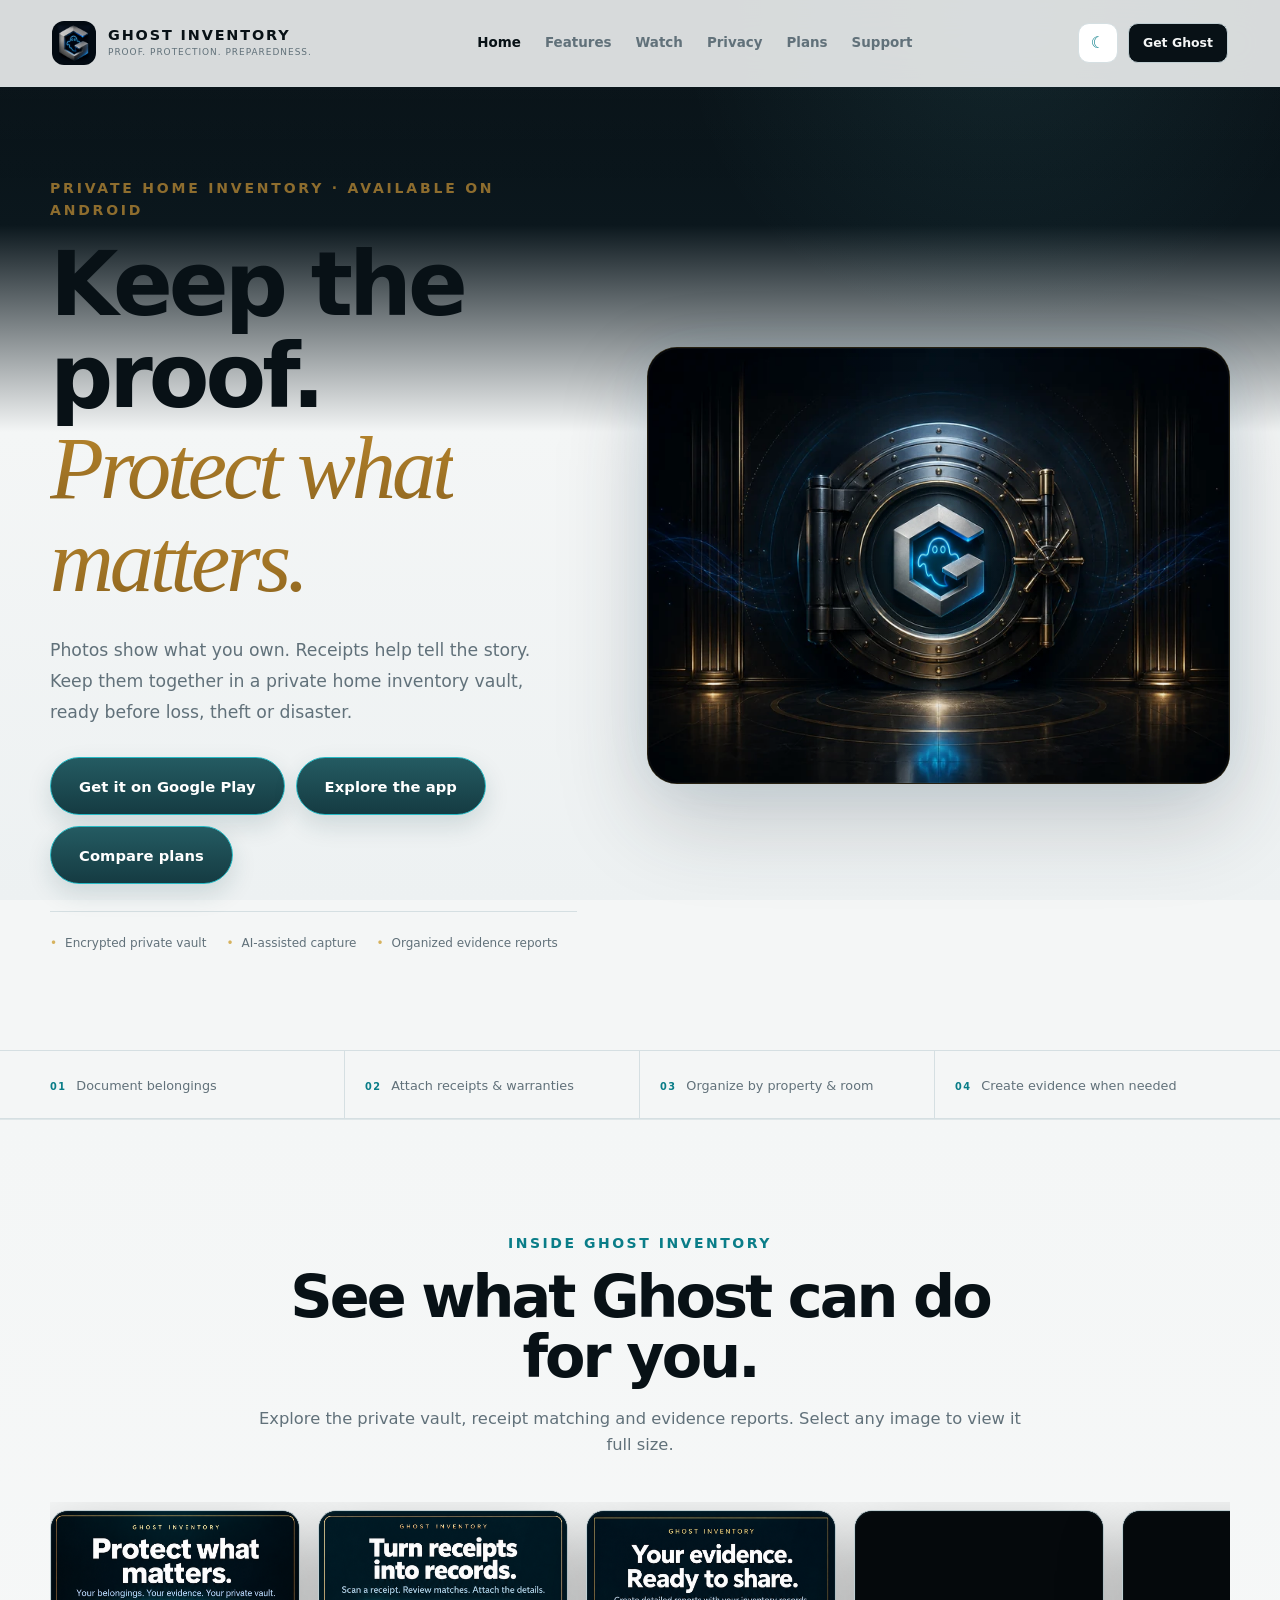
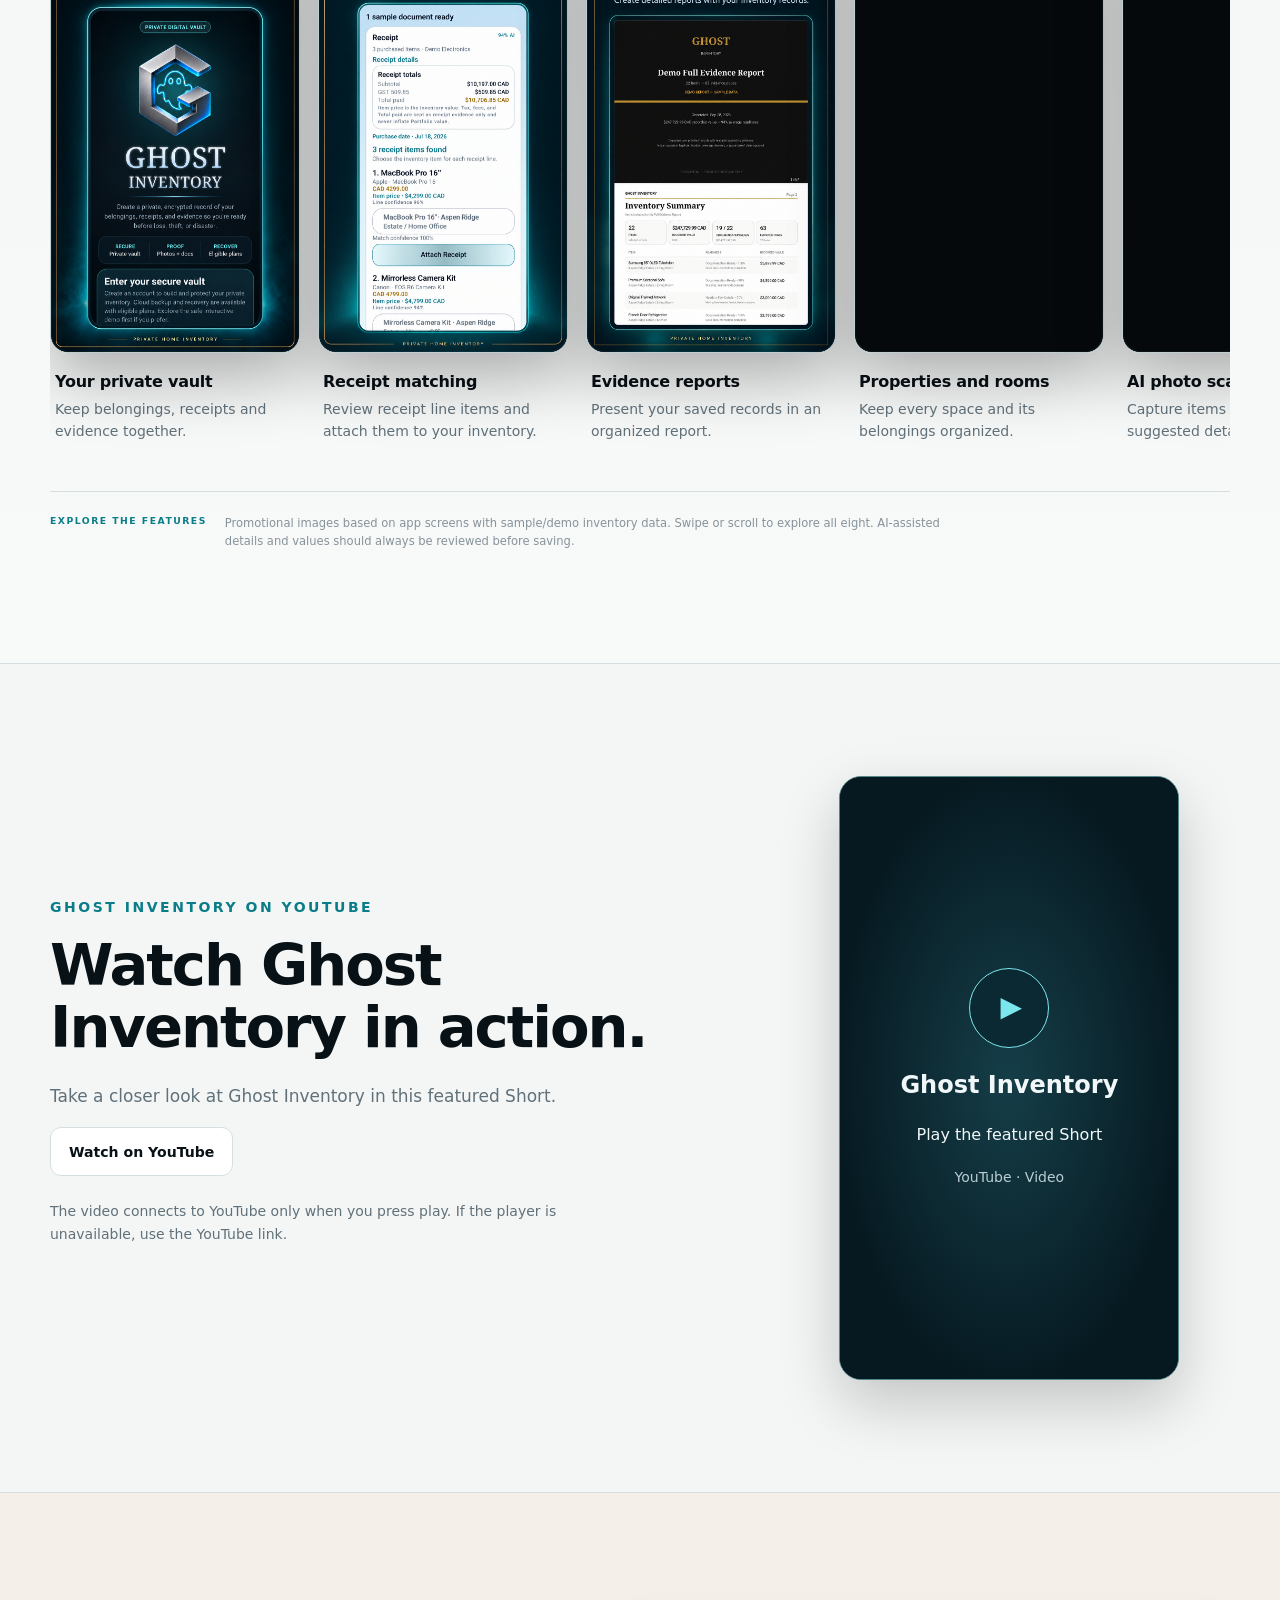
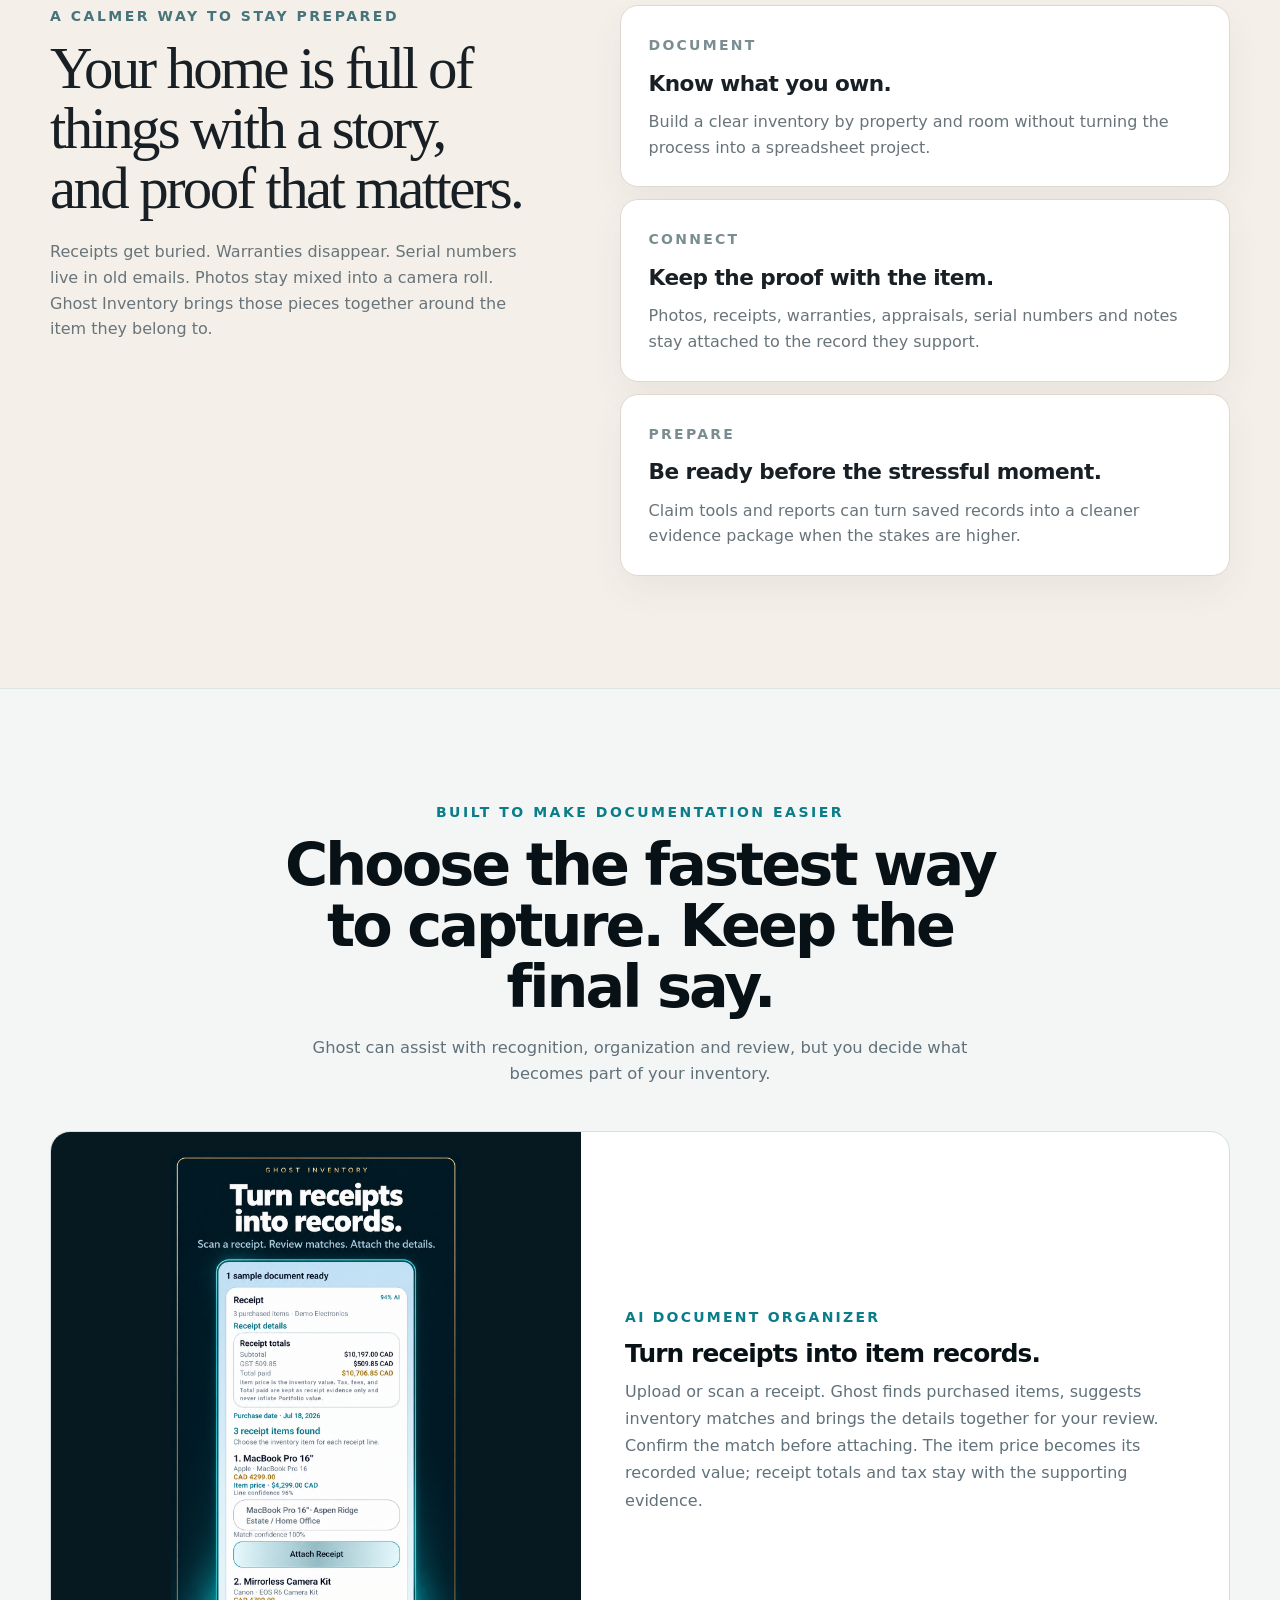
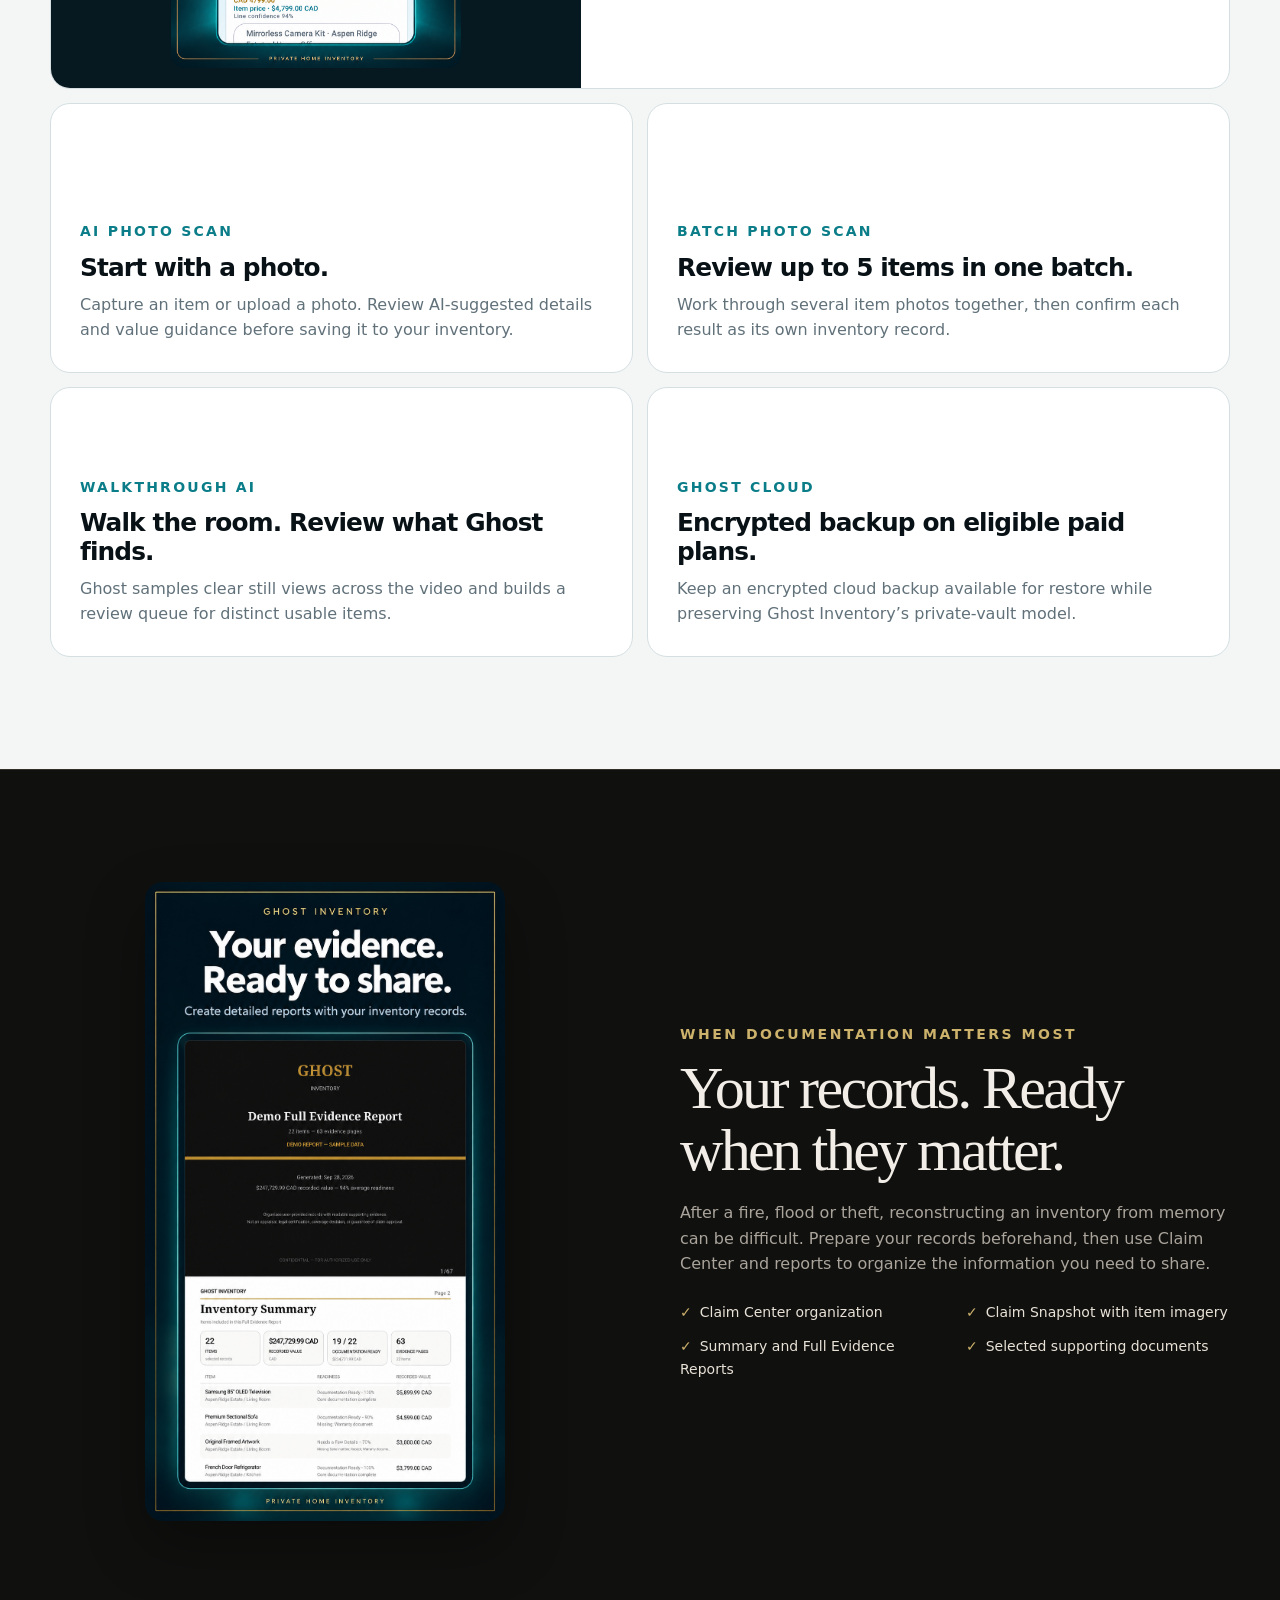
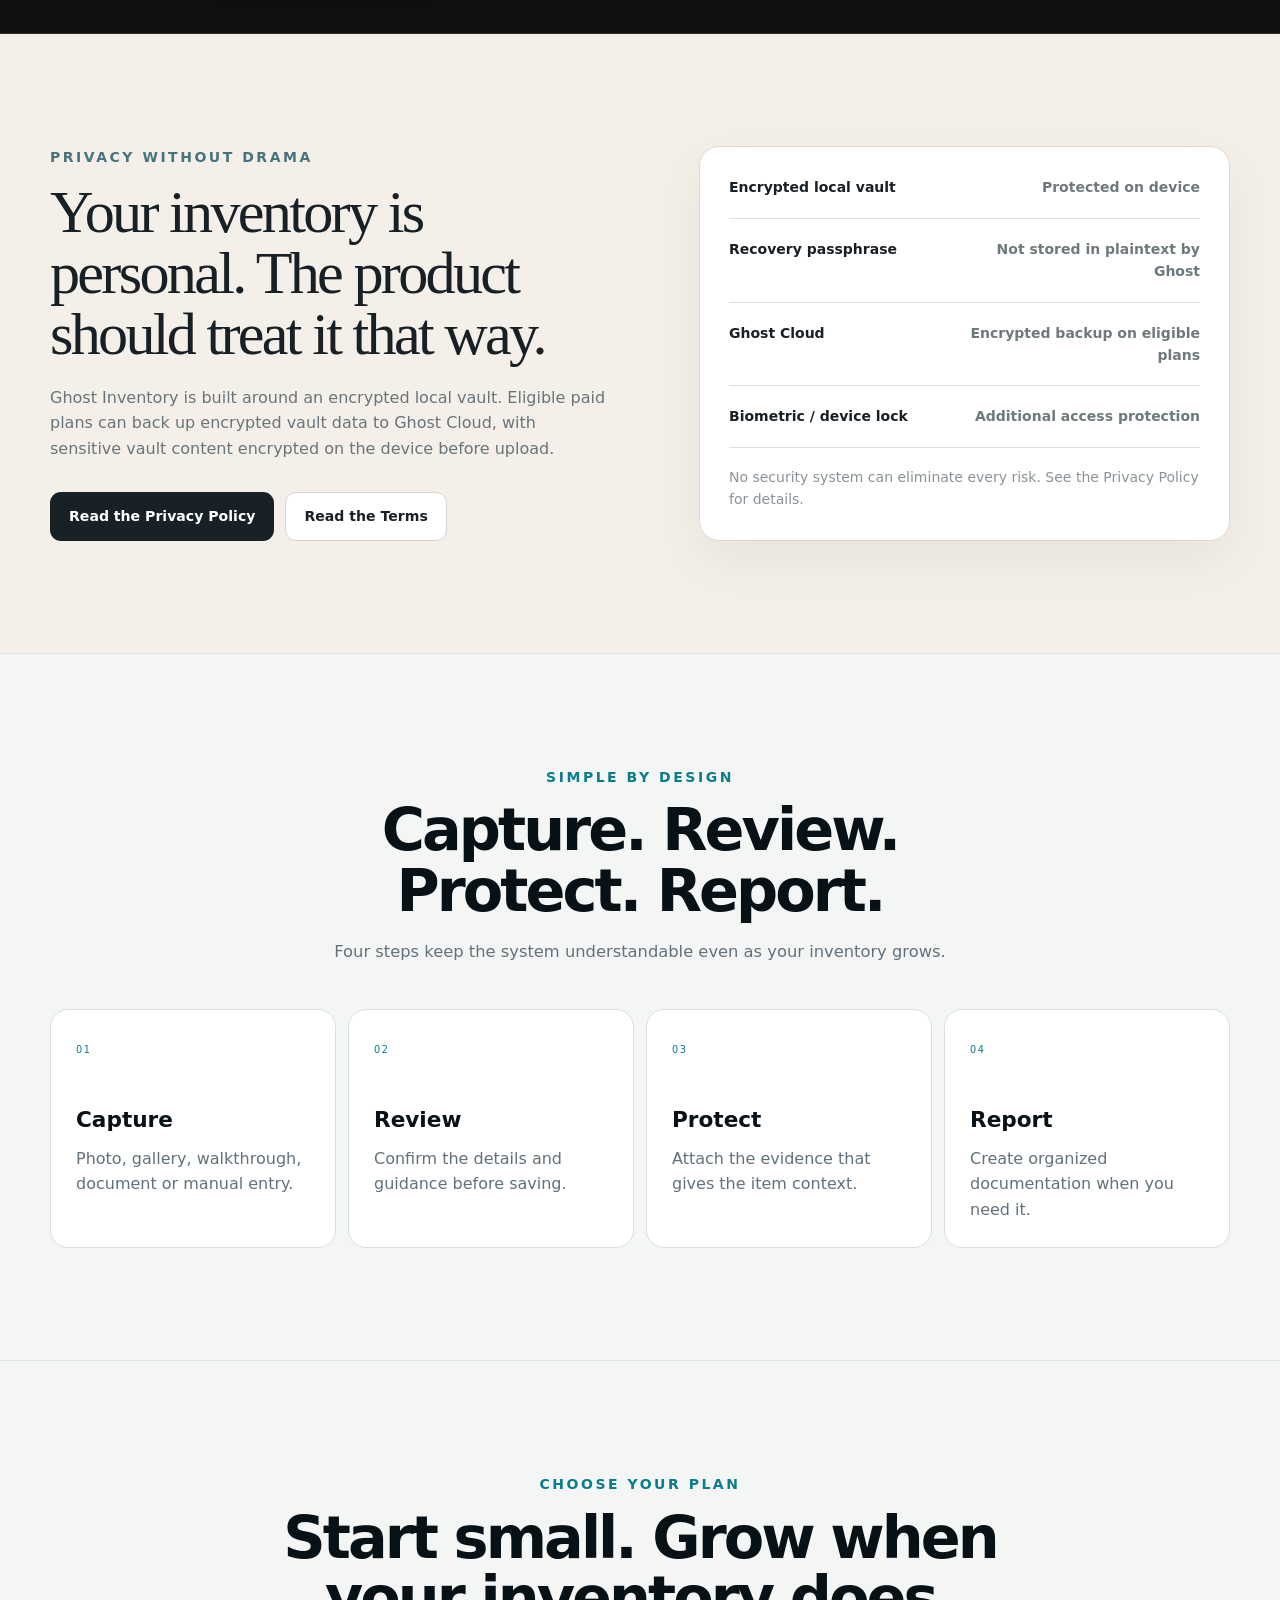
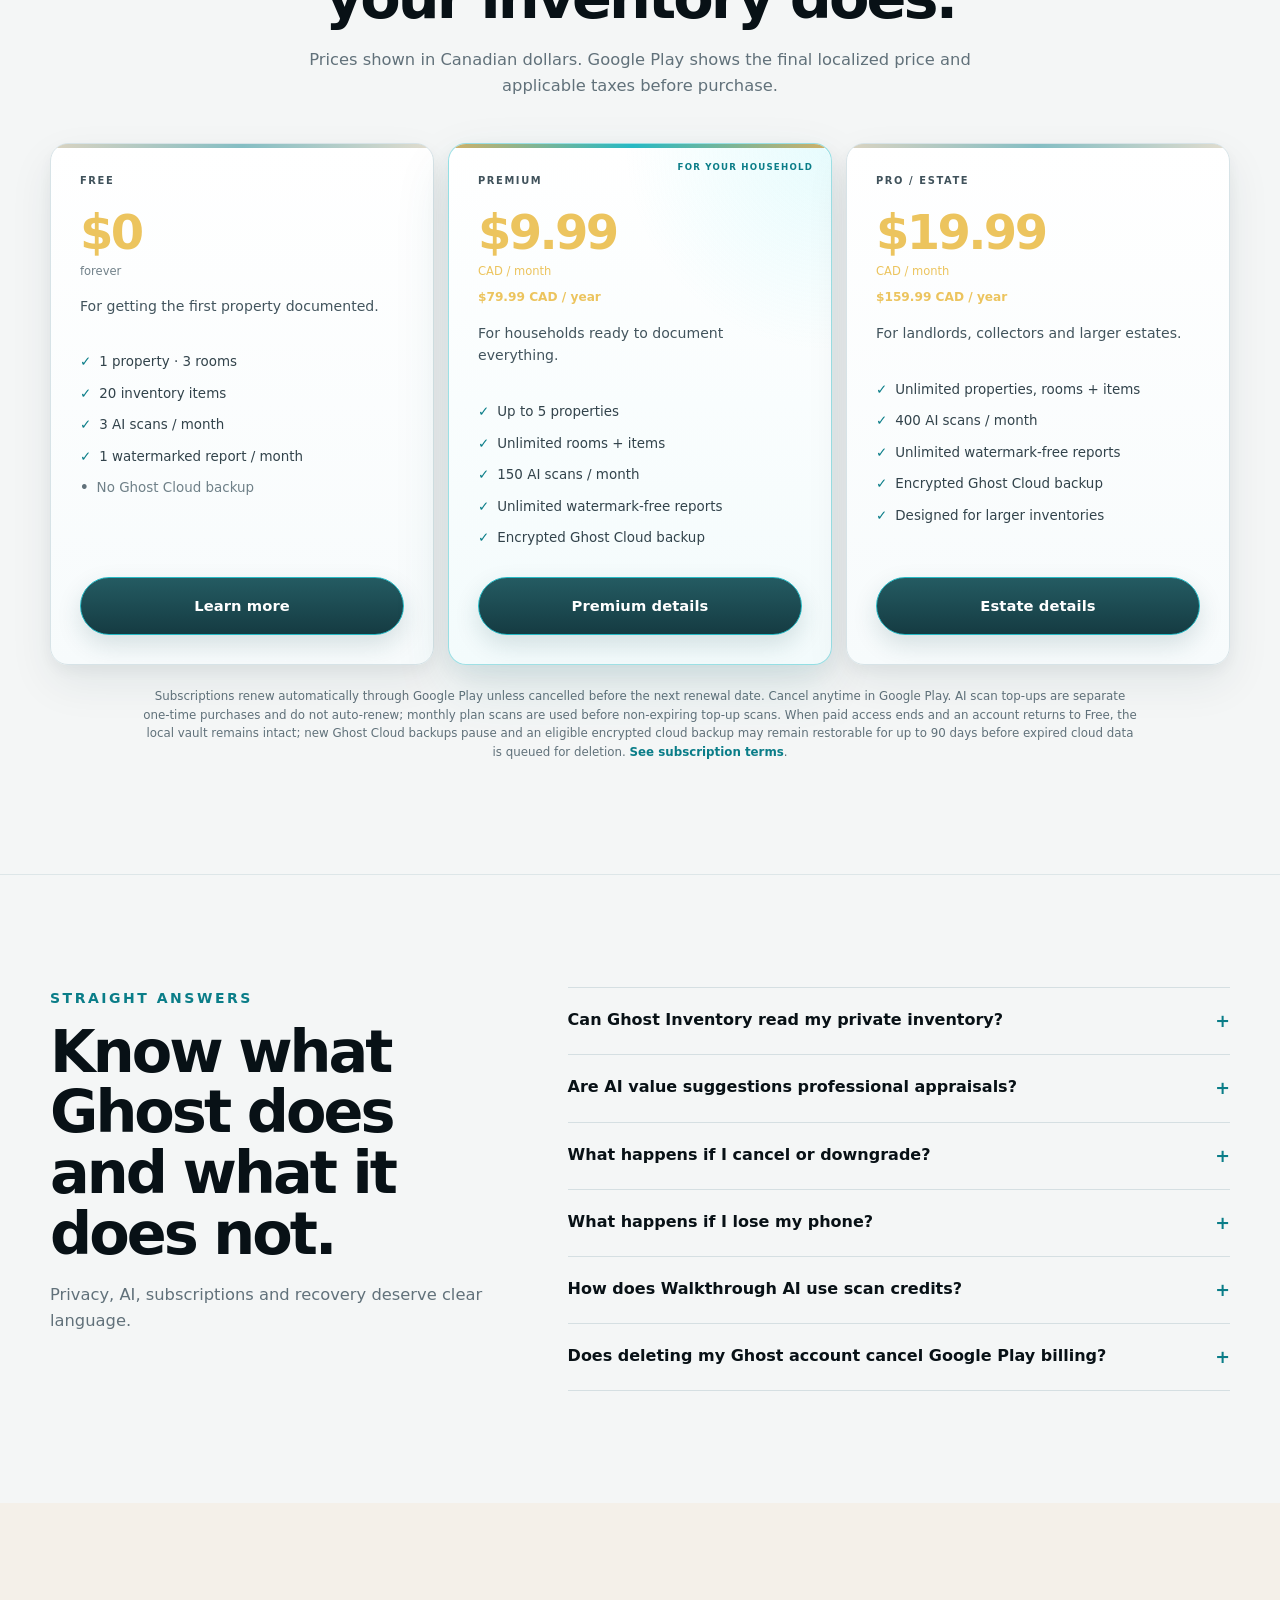
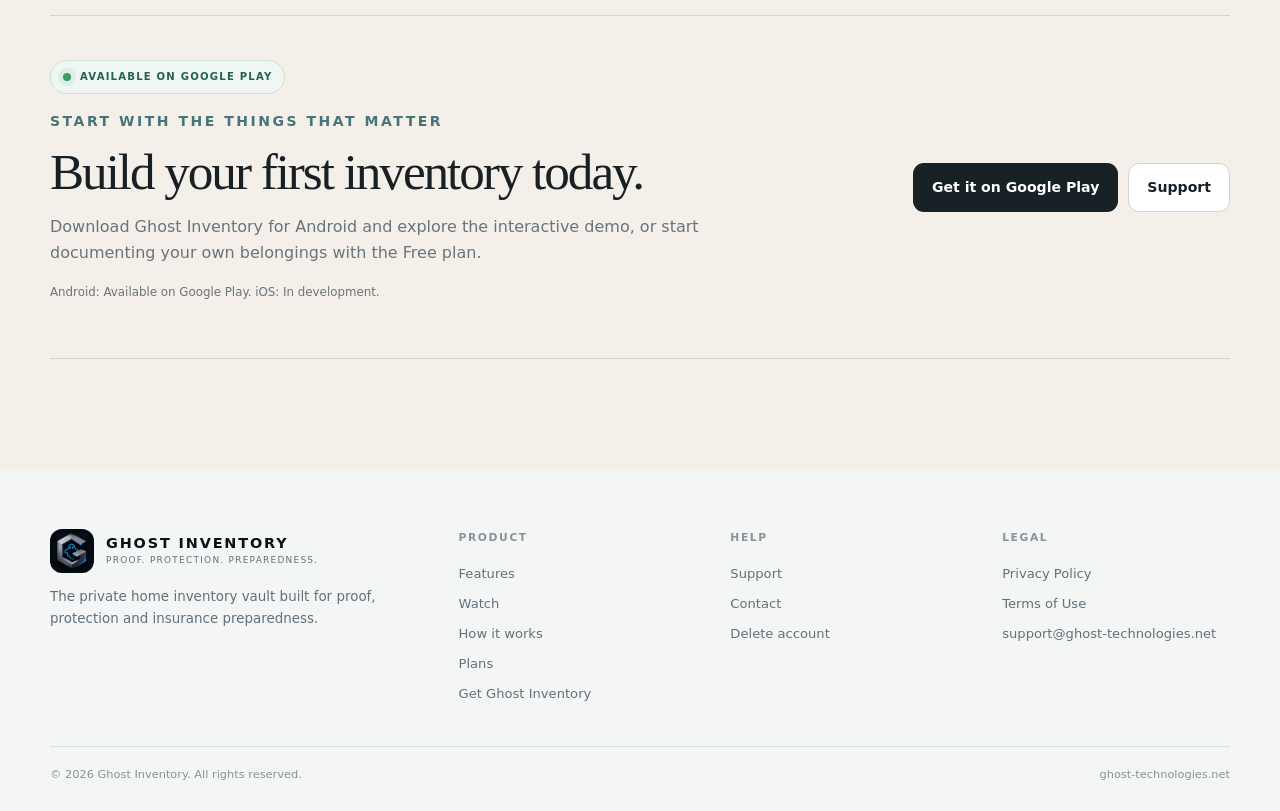
<file: index.html>
<!DOCTYPE html>
<html lang="en">
<head>
<meta charset="utf-8"/>
<meta content="width=device-width,initial-scale=1" name="viewport"/>
<title>Ghost Inventory | Private Home Inventory &amp; Receipt Scanning</title>
<meta content="Document belongings, match receipts to items, and create evidence reports with Ghost Inventory. A private home inventory app for insurance preparedness, available on Android." name="description"/>
<meta content="#071015" name="theme-color"/>
<link href="https://ghost-technologies.net/" rel="canonical"/>
<link href="/assets/images/icon-32.png" rel="icon" sizes="32x32"/>
<link href="/assets/images/icon-192.png" rel="apple-touch-icon"/>
<link href="/site.webmanifest" rel="manifest"/>
<meta content="Ghost Inventory | Private Home Inventory Vault" property="og:title"/>
<meta content="Document what matters. Keep the proof together. Be ready before you need it." property="og:description"/>
<meta content="website" property="og:type"/>
<meta content="https://ghost-technologies.net/assets/images/ghost-inventory-icon.png" property="og:image"/>
<meta content="https://ghost-technologies.net/" property="og:url"/>
<meta content="summary_large_image" name="twitter:card"/>
<link href="/assets/css/styles-v7.css" rel="stylesheet"/>
<link href="/assets/css/refresh-v14.css" rel="stylesheet"/>
</head>
<body class="consumer-home">
<a class="skip-link" href="#main">Skip to content</a>
<div class="ambient"></div>
<header class="site-header consumer-header">
<div class="shell">
<nav aria-label="Primary navigation" class="nav-wrap">
<a class="brand" href="/">
<img alt="Ghost Inventory logo" src="/assets/images/ghost-inventory-icon.png"/>
<span class="brand-wordmark"><strong>GHOST INVENTORY</strong><span>Proof. Protection. Preparedness.</span></span>
</a>
<div class="nav-links" data-nav-links="">
<a aria-current="page" href="/">Home</a>
<a href="#features">Features</a>
<a href="#watch">Watch</a>
<a href="#security">Privacy</a>
<a href="#plans">Plans</a>
<a href="/support/">Support</a>
</div>
<div class="nav-actions">
<button aria-label="Switch theme" class="icon-btn" data-theme-toggle="" type="button">☀</button>
<a class="nav-cta" href="https://play.google.com/store/apps/details?id=com.ghostinventory.app">Get Ghost</a>
<button aria-expanded="false" aria-label="Open navigation" class="menu-btn" data-mobile-menu="" type="button">☰</button>
</div>
</nav>
</div>
</header>
<main id="main">
<section class="consumer-hero">
<div class="shell consumer-hero-grid">
<div class="consumer-hero-copy reveal">
<div class="consumer-eyebrow">Private home inventory · Available on Android</div>
<h1>Keep the proof.<br/><span>Protect what matters.</span></h1>
<p>Photos show what you own. Receipts help tell the story. Keep them together in a private home inventory vault, ready before loss, theft or disaster.</p>
<div class="hero-actions">
<a class="btn btn-primary app-report-btn" href="https://play.google.com/store/apps/details?id=com.ghostinventory.app">Get it on Google Play</a>
<a class="btn btn-secondary app-report-btn" href="#product-preview">Explore the app</a>
<a class="btn btn-secondary app-report-btn" href="#plans">Compare plans</a>
</div>
<div class="consumer-trust-line">
<span>Encrypted private vault</span>
<span>AI-assisted capture</span>
<span>Organized evidence reports</span>
</div>
</div>
<div aria-label="Ghost Inventory private vault" class="consumer-hero-stage ghost-vault-hero reveal">
<div class="vault-hero-frame">
<picture>
<source media="(max-width: 760px)" srcset="/assets/images/ghost-vault-hero-mobile.webp"/>
<img class="vault-hero-image" src="/assets/images/ghost-vault-hero.webp" alt="Ghost Inventory vault door with the Ghost Inventory logo"/>
</picture>
<div aria-hidden="true" class="vault-logo-breath-layer"></div>
<div aria-hidden="true" class="vault-logo-breath-glow"></div>
<div aria-hidden="true" class="vault-dust" data-vault-dust=""></div>
<div aria-hidden="true" class="vault-edge-glow"></div>
</div>
</div>
</div>
</section>
<section class="consumer-proof-bar">
<div class="shell consumer-proof-grid reveal">
<div><strong>01</strong><span>Document belongings</span></div>
<div><strong>02</strong><span>Attach receipts &amp; warranties</span></div>
<div><strong>03</strong><span>Organize by property &amp; room</span></div>
<div><strong>04</strong><span>Create evidence when needed</span></div>
</div>
</section>
<section class="section consumer-product-showcase" id="product-preview">
<div class="shell">
<div class="section-head center reveal">
<div class="kicker">Inside Ghost Inventory</div>
<h2>See what Ghost can do for you.</h2>
<p>Explore the private vault, receipt matching and evidence reports. Select any image to view it full size.</p>
</div>
<div class="product-screen-rail reveal" aria-label="Ghost Inventory feature gallery" tabindex="0">
<figure class="product-screen-card"><a class="product-screen-frame" href="/assets/images/listing-private-vault.png" target="_blank" rel="noopener" aria-label="View your private vault image full size in a new tab"><img loading="lazy" decoding="async" src="/assets/images/listing-private-vault.png" alt="Ghost Inventory: Your private vault. Keep belongings, receipts and evidence together."/></a><figcaption><strong>Your private vault</strong><span>Keep belongings, receipts and evidence together.</span></figcaption></figure>
<figure class="product-screen-card"><a class="product-screen-frame" href="/assets/images/listing-receipt-matching.png" target="_blank" rel="noopener" aria-label="View receipt matching image full size in a new tab"><img loading="lazy" decoding="async" src="/assets/images/listing-receipt-matching.png" alt="Ghost Inventory: Receipt matching. Review receipt line items and attach them to your inventory."/></a><figcaption><strong>Receipt matching</strong><span>Review receipt line items and attach them to your inventory.</span></figcaption></figure>
<figure class="product-screen-card"><a class="product-screen-frame" href="/assets/images/listing-evidence-reports.png" target="_blank" rel="noopener" aria-label="View evidence reports image full size in a new tab"><img loading="lazy" decoding="async" src="/assets/images/listing-evidence-reports.png" alt="Ghost Inventory: Evidence reports. Present your saved records in an organized report."/></a><figcaption><strong>Evidence reports</strong><span>Present your saved records in an organized report.</span></figcaption></figure>
<figure class="product-screen-card"><a class="product-screen-frame" href="/assets/images/listing-properties.png" target="_blank" rel="noopener" aria-label="View properties and rooms image full size in a new tab"><img loading="lazy" decoding="async" src="/assets/images/listing-properties.png" alt="Ghost Inventory: Properties and rooms. Keep every space and its belongings organized."/></a><figcaption><strong>Properties and rooms</strong><span>Keep every space and its belongings organized.</span></figcaption></figure>
<figure class="product-screen-card"><a class="product-screen-frame" href="/assets/images/listing-photo-scan.png" target="_blank" rel="noopener" aria-label="View ai photo scanning image full size in a new tab"><img loading="lazy" decoding="async" src="/assets/images/listing-photo-scan.png" alt="Ghost Inventory: AI photo scanning. Capture items and review the suggested details."/></a><figcaption><strong>AI photo scanning</strong><span>Capture items and review the suggested details.</span></figcaption></figure>
<figure class="product-screen-card"><a class="product-screen-frame" href="/assets/images/listing-quick-actions.png" target="_blank" rel="noopener" aria-label="View everyday tools image full size in a new tab"><img loading="lazy" decoding="async" src="/assets/images/listing-quick-actions.png" alt="Ghost Inventory: Everyday tools. Add items, scan documents and organize claims."/></a><figcaption><strong>Everyday tools</strong><span>Add items, scan documents and organize claims.</span></figcaption></figure>
<figure class="product-screen-card"><a class="product-screen-frame" href="/assets/images/listing-portfolio.png" target="_blank" rel="noopener" aria-label="View your recorded value image full size in a new tab"><img loading="lazy" decoding="async" src="/assets/images/listing-portfolio.png" alt="Ghost Inventory: Your recorded value. Explore your inventory by category."/></a><figcaption><strong>Your recorded value</strong><span>Explore your inventory by category.</span></figcaption></figure>
<figure class="product-screen-card"><a class="product-screen-frame" href="/assets/images/listing-preferences.png" target="_blank" rel="noopener" aria-label="View make ghost your own image full size in a new tab"><img loading="lazy" decoding="async" src="/assets/images/listing-preferences.png" alt="Ghost Inventory: Make Ghost your own. Choose your theme and display currency."/></a><figcaption><strong>Make Ghost your own</strong><span>Choose your theme and display currency.</span></figcaption></figure>
</div>
<div class="product-showcase-note reveal"><span>EXPLORE THE FEATURES</span><p>Promotional images based on app screens with sample/demo inventory data. Swipe or scroll to explore all eight. AI-assisted details and values should always be reviewed before saving.</p></div>
</div>
</section>
<section class="section video-section" id="watch" aria-labelledby="video-heading">
<div class="shell video-grid">
<div class="video-copy">
<div class="kicker">Ghost Inventory on YouTube</div>
<h2 id="video-heading">Watch Ghost Inventory in action.</h2>
<p>Take a closer look at Ghost Inventory in this featured Short.</p>
<a class="btn btn-secondary" href="https://www.youtube.com/shorts/ndMGVvAXGO4" target="_blank" rel="noopener noreferrer">Watch on YouTube</a>
<p class="video-note">The video connects to YouTube only when you press play. If the player is unavailable, use the YouTube link.</p>
</div>
<div class="video-frame" data-youtube-player>
<button class="video-load" type="button" data-load-youtube aria-label="Play the featured Ghost Inventory YouTube Short">
<span class="video-play" aria-hidden="true">▶</span>
<strong>Ghost Inventory</strong>
<span>Play the featured Short</span>
<small>YouTube · Video</small>
</button>
</div>
</div>
</section>
<section class="section consumer-story">
<div class="shell consumer-story-grid">
<div class="consumer-story-copy reveal">
<div class="kicker">A calmer way to stay prepared</div>
<h2>Your home is full of things with a story, and proof that matters.</h2>
<p>Receipts get buried. Warranties disappear. Serial numbers live in old emails. Photos stay mixed into a camera roll. Ghost Inventory brings those pieces together around the item they belong to.</p>
</div>
<div class="consumer-story-cards">
<article class="warm-card reveal"><span>DOCUMENT</span><h3>Know what you own.</h3><p>Build a clear inventory by property and room without turning the process into a spreadsheet project.</p></article>
<article class="warm-card reveal"><span>CONNECT</span><h3>Keep the proof with the item.</h3><p>Photos, receipts, warranties, appraisals, serial numbers and notes stay attached to the record they support.</p></article>
<article class="warm-card reveal"><span>PREPARE</span><h3>Be ready before the stressful moment.</h3><p>Claim tools and reports can turn saved records into a cleaner evidence package when the stakes are higher.</p></article>
</div>
</div>
</section>
<section class="section consumer-features" id="features">
<div class="shell">
<div class="section-head center reveal">
<div class="kicker">Built to make documentation easier</div>
<h2>Choose the fastest way to capture. Keep the final say.</h2>
<p>Ghost can assist with recognition, organization and review, but you decide what becomes part of your inventory.</p>
</div>
<div class="consumer-feature-grid">
<article class="consumer-feature feature-photo receipt-feature reveal">
<div class="feature-photo-wrap"><img loading="lazy" decoding="async" alt="Receipt details matched to inventory items, with review and attach controls" src="/assets/images/listing-receipt-matching.png"/></div>
<div class="feature-copy"><span>AI DOCUMENT ORGANIZER</span><h3>Turn receipts into item records.</h3><p>Upload or scan a receipt. Ghost finds purchased items, suggests inventory matches and brings the details together for your review.</p><p>Confirm the match before attaching. The item price becomes its recorded value; receipt totals and tax stay with the supporting evidence.</p></div>
</article>
<article class="consumer-feature reveal"><span>AI PHOTO SCAN</span><h3>Start with a photo.</h3><p>Capture an item or upload a photo. Review AI-suggested details and value guidance before saving it to your inventory.</p></article>
<article class="consumer-feature reveal"><span>BATCH PHOTO SCAN</span><h3>Review up to 5 items in one batch.</h3><p>Work through several item photos together, then confirm each result as its own inventory record.</p></article>
<article class="consumer-feature reveal"><span>WALKTHROUGH AI</span><h3>Walk the room. Review what Ghost finds.</h3><p>Ghost samples clear still views across the video and builds a review queue for distinct usable items.</p></article>
<article class="consumer-feature reveal"><span>GHOST CLOUD</span><h3>Encrypted backup on eligible paid plans.</h3><p>Keep an encrypted cloud backup available for restore while preserving Ghost Inventory’s private-vault model.</p></article>
</div>
</div>
</section>
<section class="section consumer-claim-section" id="claims">
<div class="shell consumer-claim-grid">
<div class="consumer-claim-visual evidence-preview reveal"><a href="/assets/images/listing-evidence-reports.png" target="_blank" rel="noopener" aria-label="View sample evidence report full size in a new tab"><img loading="lazy" decoding="async" src="/assets/images/listing-evidence-reports.png" alt="Ghost Inventory sample Full Evidence Report with item summary and supporting documentation"/></a></div>
<div class="consumer-claim-copy reveal">
<div class="kicker claim-gold">When documentation matters most</div>
<h2>Your records. Ready when they matter.</h2>
<p>After a fire, flood or theft, reconstructing an inventory from memory can be difficult. Prepare your records beforehand, then use Claim Center and reports to organize the information you need to share.</p>
<div class="consumer-checks">
<span>Claim Center organization</span>
<span>Claim Snapshot with item imagery</span>
<span>Summary and Full Evidence Reports</span>
<span>Selected supporting documents</span>
</div>
</div>
</div>
</section>
<section class="section consumer-security" id="security">
<div class="shell consumer-security-grid">
<div class="consumer-security-copy reveal">
<div class="kicker">Privacy without drama</div>
<h2>Your inventory is personal. The product should treat it that way.</h2>
<p>Ghost Inventory is built around an encrypted local vault. Eligible paid plans can back up encrypted vault data to Ghost Cloud, with sensitive vault content encrypted on the device before upload.</p>
<div class="hero-actions"><a class="btn btn-primary" href="/privacy/">Read the Privacy Policy</a><a class="btn btn-secondary" href="/terms/">Read the Terms</a></div>
</div>
<div class="consumer-security-card reveal">
<div class="security-row"><span>Encrypted local vault</span><b>Protected on device</b></div>
<div class="security-row"><span>Recovery passphrase</span><b>Not stored in plaintext by Ghost</b></div>
<div class="security-row"><span>Ghost Cloud</span><b>Encrypted backup on eligible plans</b></div>
<div class="security-row"><span>Biometric / device lock</span><b>Additional access protection</b></div>
<small>No security system can eliminate every risk. See the Privacy Policy for details.</small>
</div>
</div>
</section>
<section class="section consumer-process" id="how-it-works">
<div class="shell">
<div class="section-head center reveal"><div class="kicker">Simple by design</div><h2>Capture. Review. Protect. Report.</h2><p>Four steps keep the system understandable even as your inventory grows.</p></div>
<div class="consumer-process-grid">
<article class="consumer-process-step reveal"><span>01</span><h3>Capture</h3><p>Photo, gallery, walkthrough, document or manual entry.</p></article>
<article class="consumer-process-step reveal"><span>02</span><h3>Review</h3><p>Confirm the details and guidance before saving.</p></article>
<article class="consumer-process-step reveal"><span>03</span><h3>Protect</h3><p>Attach the evidence that gives the item context.</p></article>
<article class="consumer-process-step reveal"><span>04</span><h3>Report</h3><p>Create organized documentation when you need it.</p></article>
</div>
</div>
</section>
<section class="section plans-section" id="plans">
<div class="shell">
<div class="section-head center reveal"><div class="kicker">Choose your plan</div><h2>Start small. Grow when your inventory does.</h2><p>Prices shown in Canadian dollars. Google Play shows the final localized price and applicable taxes before purchase.</p></div>
<div class="pricing-grid-new">
<article class="plan-card reveal"><div class="plan-name"><span>FREE</span><strong style="color:#ECC45E">$0</strong><small>forever</small></div><p>For getting the first property documented.</p><ul><li>1 property · 3 rooms</li><li>20 inventory items</li><li>3 AI scans / month</li><li>1 watermarked report / month</li><li class="muted-li">No Ghost Cloud backup</li></ul><a class="btn btn-secondary app-report-btn" href="/support/">Learn more</a></article>
<article class="plan-card featured reveal"><div class="plan-badge">FOR YOUR HOUSEHOLD</div><div class="plan-name"><span>PREMIUM</span><strong style="color:#ECC45E">$9.99</strong><small style="color:#ECC45E">CAD / month</small></div><div class="annual" style="color:#ECC45E">$79.99 CAD / year</div><p>For households ready to document everything.</p><ul><li>Up to 5 properties</li><li>Unlimited rooms + items</li><li>150 AI scans / month</li><li>Unlimited watermark-free reports</li><li>Encrypted Ghost Cloud backup</li></ul><a class="btn btn-primary app-report-btn" href="/support/">Premium details</a></article>
<article class="plan-card reveal"><div class="plan-name"><span>PRO / ESTATE</span><strong style="color:#ECC45E">$19.99</strong><small style="color:#ECC45E">CAD / month</small></div><div class="annual" style="color:#ECC45E">$159.99 CAD / year</div><p>For landlords, collectors and larger estates.</p><ul><li>Unlimited properties, rooms + items</li><li>400 AI scans / month</li><li>Unlimited watermark-free reports</li><li>Encrypted Ghost Cloud backup</li><li>Designed for larger inventories</li></ul><a class="btn btn-secondary app-report-btn" href="/support/">Estate details</a></article>
</div>
<p class="price-note">Subscriptions renew automatically through Google Play unless cancelled before the next renewal date. Cancel anytime in Google Play. AI scan top-ups are separate one-time purchases and do not auto-renew; monthly plan scans are used before non-expiring top-up scans.
When paid access ends and an account returns to Free, the local vault remains intact; new Ghost Cloud backups pause and an eligible encrypted cloud backup may remain restorable for up to 90 days before expired cloud data is queued for deletion. <a href="/terms/#plans">See subscription terms</a>.</p>
</div>
</section>
<section class="section faq-section" id="faq">
<div class="shell faq-layout">
<div class="section-head reveal"><div class="kicker">Straight answers</div><h2>Know what Ghost does and what it does not.</h2><p>Privacy, AI, subscriptions and recovery deserve clear language.</p></div>
<div class="faq reveal">
<details><summary>Can Ghost Inventory read my private inventory?</summary><p>Ghost Inventory is designed to minimize readable cloud data. Sensitive paid-plan vault backups are encrypted on the device before upload, and Ghost Inventory does not store the plaintext recovery passphrase or a server-side key intended to decrypt that private-vault backup.</p></details>
<details><summary>Are AI value suggestions professional appraisals?</summary><p>No. AI-assisted item details and replacement-value guidance can be incomplete or inaccurate and must be reviewed before saving. They are not professional appraisals, insurance valuations, coverage decisions or guarantees of reimbursement.</p></details>
<details><summary>What happens if I cancel or downgrade?</summary><p>A normal Google Play cancellation stops future renewal while paid access continues through the applicable paid period. When the account returns to Free, the local vault is not deleted. New Ghost Cloud backups pause, and an eligible encrypted backup may remain restorable for up to 90 days before expired cloud data is queued for deletion.</p></details>
<details><summary>What happens if I lose my phone?</summary><p>Eligible paid users can restore an available encrypted Ghost Cloud backup on a supported device using the current recovery passphrase and account access. Ghost cannot retrieve the plaintext recovery passphrase, so it should be stored somewhere safe outside the phone.</p></details>
<details><summary>How does Walkthrough AI use scan credits?</summary><p>A usable distinct item can consume one AI scan credit. Empty or unclear views, automatic retry, and bounded value verification do not add an extra credit for that same request.</p></details>
<details><summary>Does deleting my Ghost account cancel Google Play billing?</summary><p>No. Account deletion and Google Play subscription cancellation are separate actions. A subscription must be cancelled through Google Play to stop future renewals.</p></details>
</div>
</div>
</section>
<section class="section consumer-launch" id="launch">
<div class="shell consumer-launch-card reveal">
<div>
<div class="launch-status-pill"><span class="launch-status-dot"></span> AVAILABLE ON GOOGLE PLAY</div>
<div class="kicker">Start with the things that matter</div>
<h2>Build your first inventory today.</h2>
<p>Download Ghost Inventory for Android and explore the interactive demo, or start documenting your own belongings with the Free plan.</p>

<p class="launch-small">Android: Available on Google Play. iOS: In development.</p>
</div>
<div class="consumer-launch-actions"><a class="btn btn-primary" href="https://play.google.com/store/apps/details?id=com.ghostinventory.app">Get it on Google Play</a><a class="btn btn-secondary" href="/support/">Support</a></div>
</div>
</section>
</main>
<footer class="site-footer consumer-footer"><div class="shell"><div class="footer-grid"><div class="footer-brand"><a class="brand" href="/"><img alt="Ghost Inventory logo" src="/assets/images/ghost-inventory-icon.png"/><span class="brand-wordmark"><strong>GHOST INVENTORY</strong><span>Proof. Protection.
Preparedness.</span></span></a><p>The private home inventory vault built for proof, protection and insurance preparedness.</p></div><div class="footer-col"><h4>Product</h4><a href="#features">Features</a>
<a href="#watch">Watch</a><a href="#how-it-works">How it works</a><a href="#plans">Plans</a><a href="#launch">Get Ghost Inventory</a></div><div class="footer-col"><h4>Help</h4><a href="/support/">Support</a><a href="/contact/">Contact</a><a href="/delete-account/">Delete account</a></div><div class="footer-col"><h4>Legal</h4><a href="/privacy/">Privacy Policy</a><a href="/terms/">Terms of Use</a><a href="mailto:support@ghost-technologies.net">support@ghost-technologies.net</a></div></div><div class="footer-bottom"><span>© <span data-year=""></span> Ghost Inventory.
All rights reserved.</span><span>ghost-technologies.net</span></div></div></footer>
<script defer="" src="/assets/js/main-v7.js"></script>
<script defer src="/assets/js/video-v15.js"></script>
</body>
</html>
</file>
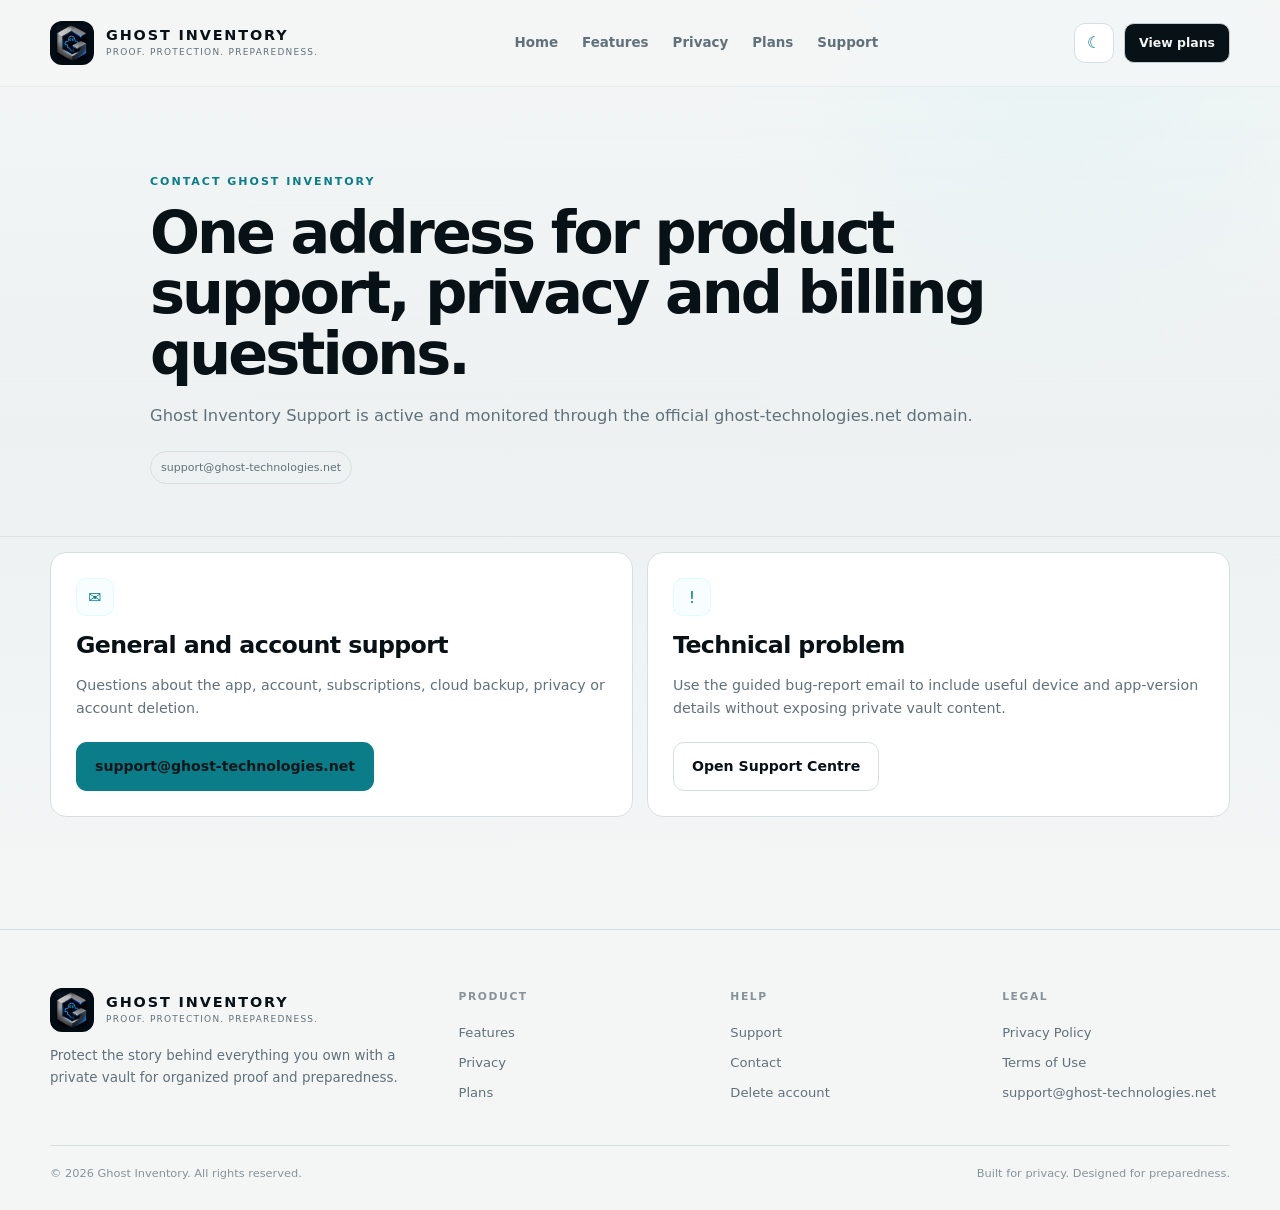
<file: contact/index.html>
<!DOCTYPE html>

<html lang="en"><head><meta charset="utf-8"/><meta content="width=device-width,initial-scale=1" name="viewport"/><title>Contact | Ghost Inventory</title><meta content="Contact Ghost Inventory Support for product, account, subscription, privacy and technical questions." name="description"/><meta content="#071015" name="theme-color"/><link href="https://ghost-technologies.net/contact/" rel="canonical"/><link href="/assets/images/icon-32.png" rel="icon" sizes="32x32"/><link href="/assets/images/icon-192.png" rel="apple-touch-icon"/><link href="/site.webmanifest" rel="manifest"/><meta content="Contact | Ghost Inventory" property="og:title"/><meta content="Contact Ghost Inventory Support for product, account, subscription, privacy and technical questions." property="og:description"/><meta content="website" property="og:type"/><meta content="https://ghost-technologies.net/assets/images/ghost-inventory-icon.png" property="og:image"/><meta content="https://ghost-technologies.net/contact/" property="og:url"/><meta content="summary_large_image" name="twitter:card"/><link href="/assets/css/styles-v7.css" rel="stylesheet"/></head><body>
<a class="skip-link" href="#main">Skip to content</a><div class="ambient"></div><canvas aria-hidden="true" class="network-bg"></canvas>
<header class="site-header"><div class="shell"><nav aria-label="Primary navigation" class="nav-wrap">
<a class="brand" href="/"><img alt="" src="/assets/images/ghost-inventory-icon.png"/><span class="brand-wordmark"><strong>GHOST INVENTORY</strong><span>Proof. Protection. Preparedness.</span></span></a>
<div class="nav-links" data-nav-links=""><a href="/">Home</a><a href="/#features">Features</a><a href="/#security">Privacy</a><a href="/#plans">Plans</a><a href="/support/">Support</a></div><div class="nav-actions"><button aria-label="Switch theme" class="icon-btn" data-theme-toggle="" type="button">☀</button><a class="nav-cta" href="/#plans">View plans</a><button aria-expanded="false" aria-label="Open navigation" class="menu-btn" data-mobile-menu="" type="button">☰</button></div>
</nav></div></header><main id="main">
<section class="legal-hero"><div class="shell"><div class="kicker">Contact Ghost Inventory</div><h1>One address for product support, privacy and billing questions.</h1><p>Ghost Inventory Support is active and monitored through the official ghost-technologies.net domain.</p><div class="legal-meta"><span class="meta-chip">support@ghost-technologies.net</span></div></div></section><section class="section" style="padding-top:15px"><div class="shell"><div class="support-grid"><article class="support-card reveal"><div class="feature-icon">✉</div><h2>General and account support</h2><p>Questions about the app, account, subscriptions, cloud backup, privacy or account deletion.</p><a class="btn btn-primary" href="mailto:support@ghost-technologies.net?subject=Ghost%20Inventory%20Question">support@ghost-technologies.net</a></article><article class="support-card reveal"><div class="feature-icon">!</div><h2>Technical problem</h2><p>Use the guided bug-report email to include useful device and app-version details without exposing private vault content.</p><a class="btn btn-secondary" href="/support/">Open Support Centre</a></article></div></div></section></main><footer class="site-footer"><div class="shell"><div class="footer-grid">
<div class="footer-brand"><a class="brand" href="/"><img alt="" src="/assets/images/ghost-inventory-icon.png"/><span class="brand-wordmark"><strong>GHOST INVENTORY</strong><span>Proof. Protection. Preparedness.</span></span></a><p>Protect the story behind everything you own with a private vault for organized proof and preparedness.</p></div>
<div class="footer-col"><h4>Product</h4><a href="/#features">Features</a><a href="/#security">Privacy</a><a href="/#plans">Plans</a></div>
<div class="footer-col"><h4>Help</h4><a href="/support/">Support</a><a href="/contact/">Contact</a><a href="/delete-account/">Delete account</a></div>
<div class="footer-col"><h4>Legal</h4><a href="/privacy/">Privacy Policy</a><a href="/terms/">Terms of Use</a><a href="mailto:support@ghost-technologies.net">support@ghost-technologies.net</a></div>
</div><div class="footer-bottom"><span>© <span data-year=""></span> Ghost Inventory. All rights reserved.</span><span>Built for privacy. Designed for preparedness.</span></div></div></footer><script defer="" src="/assets/js/main-v7.js"></script></body></html>
</file>
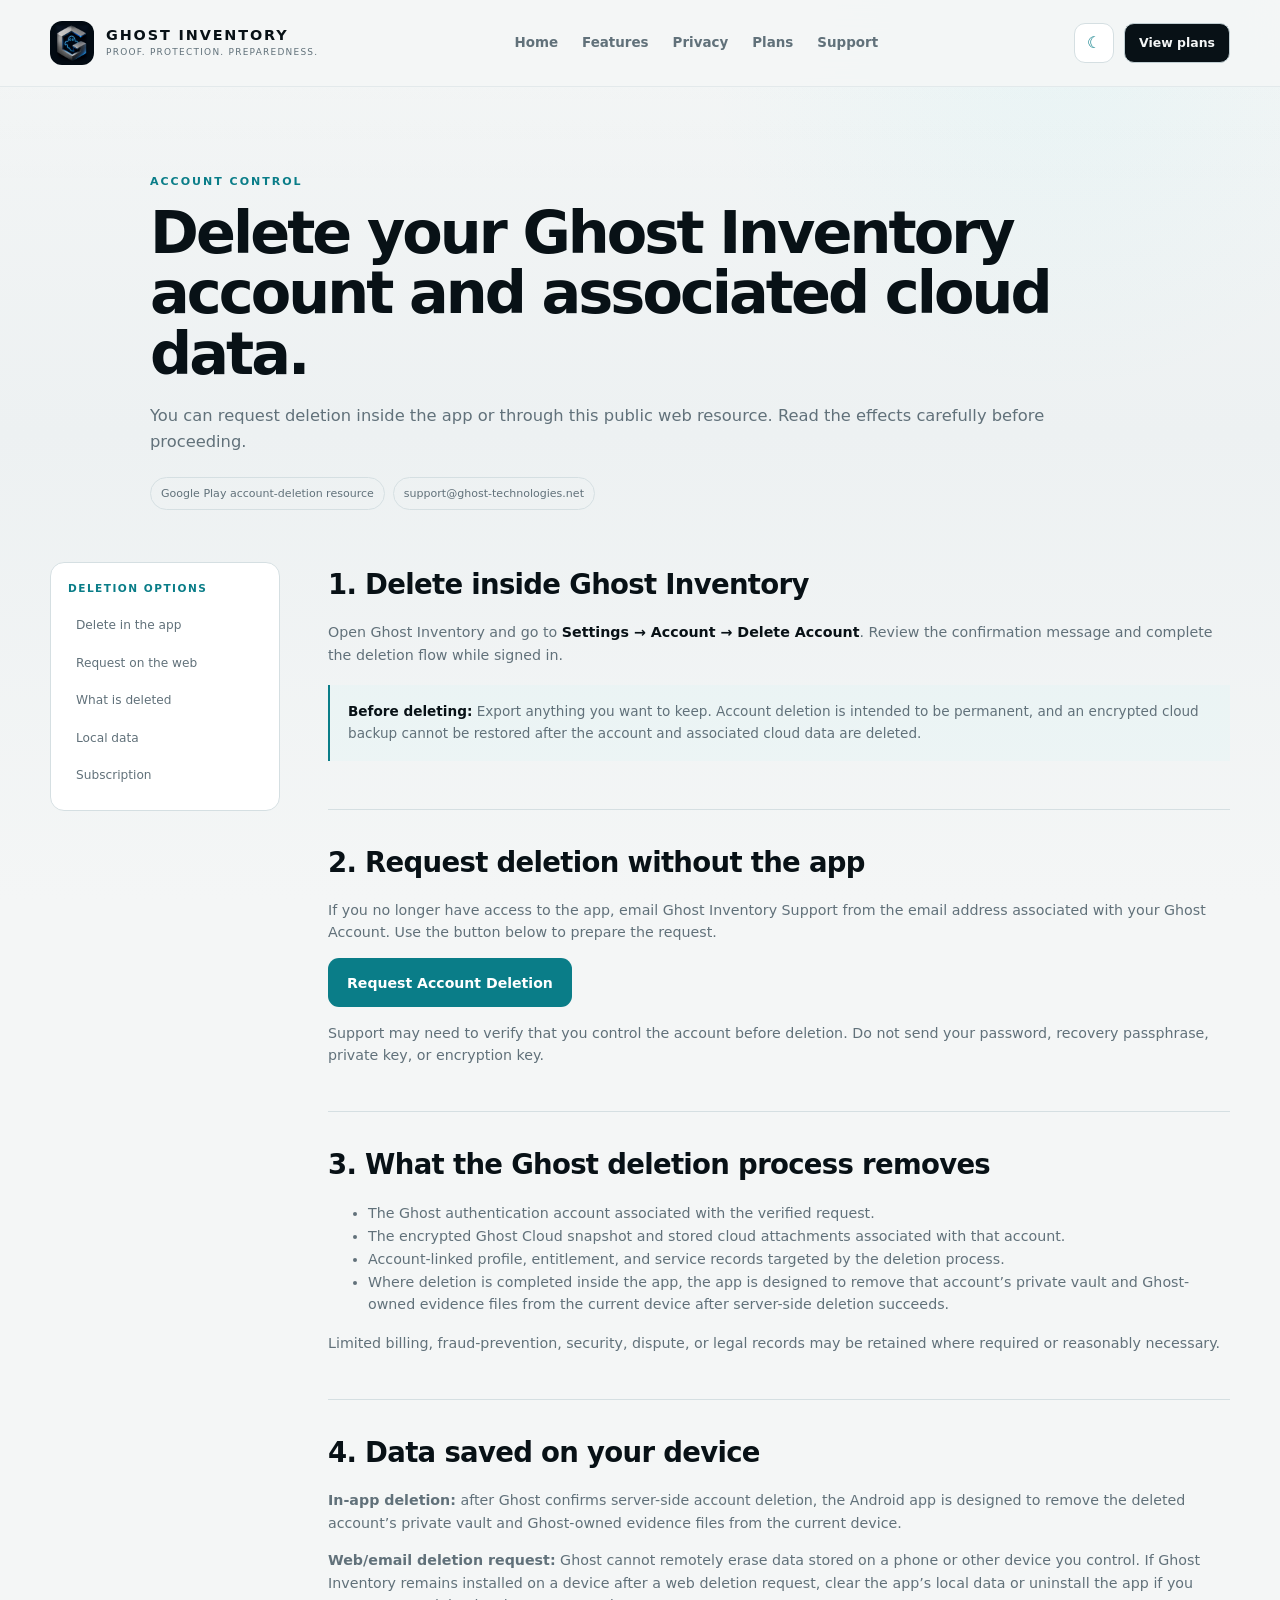
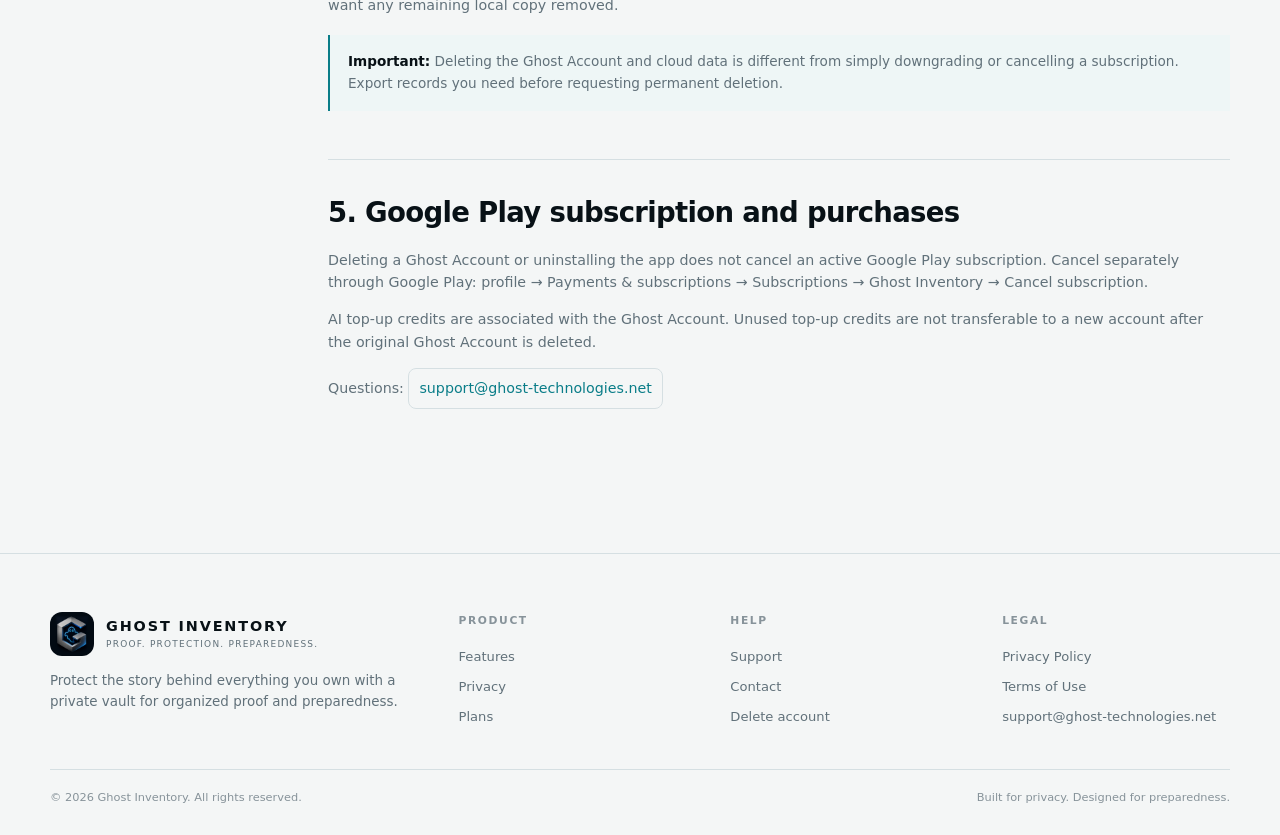
<file: delete-account/index.html>
<!DOCTYPE html>

<html lang="en"><head><meta charset="utf-8"/><meta content="width=device-width,initial-scale=1" name="viewport"/><title>Delete Account | Ghost Inventory</title><meta content="Request deletion of a Ghost Inventory account and associated cloud data, with instructions for local data and Google Play subscriptions." name="description"/><meta content="#071015" name="theme-color"/><link href="https://ghost-technologies.net/delete-account/" rel="canonical"/><link href="/assets/images/icon-32.png" rel="icon" sizes="32x32"/><link href="/assets/images/icon-192.png" rel="apple-touch-icon"/><link href="/site.webmanifest" rel="manifest"/><meta content="Delete Account | Ghost Inventory" property="og:title"/><meta content="Request deletion of a Ghost Inventory account and associated cloud data, with instructions for local data and Google Play subscriptions." property="og:description"/><meta content="website" property="og:type"/><meta content="https://ghost-technologies.net/assets/images/ghost-inventory-icon.png" property="og:image"/><meta content="https://ghost-technologies.net/delete-account/" property="og:url"/><meta content="summary_large_image" name="twitter:card"/><link href="/assets/css/styles-v7.css" rel="stylesheet"/></head><body>
<a class="skip-link" href="#main">Skip to content</a><div class="ambient"></div><canvas aria-hidden="true" class="network-bg"></canvas>
<header class="site-header"><div class="shell"><nav aria-label="Primary navigation" class="nav-wrap">
<a class="brand" href="/"><img alt="" src="/assets/images/ghost-inventory-icon.png"/><span class="brand-wordmark"><strong>GHOST INVENTORY</strong><span>Proof. Protection. Preparedness.</span></span></a>
<div class="nav-links" data-nav-links=""><a href="/">Home</a><a href="/#features">Features</a><a href="/#security">Privacy</a><a href="/#plans">Plans</a><a href="/support/">Support</a></div><div class="nav-actions"><button aria-label="Switch theme" class="icon-btn" data-theme-toggle="" type="button">☀</button><a class="nav-cta" href="/#plans">View plans</a><button aria-expanded="false" aria-label="Open navigation" class="menu-btn" data-mobile-menu="" type="button">☰</button></div>
</nav></div></header><main id="main">
<section class="legal-hero"><div class="shell"><div class="kicker">Account control</div><h1>Delete your Ghost Inventory account and associated cloud data.</h1><p>You can request deletion inside the app or through this public web resource. Read the effects carefully before proceeding.</p><div class="legal-meta"><span class="meta-chip">Google Play account-deletion resource</span><span class="meta-chip">support@ghost-technologies.net</span></div></div></section>
<div class="shell legal-layout"><aside class="toc"><strong>Deletion options</strong><a href="#app">Delete in the app</a><a href="#web">Request on the web</a><a href="#deleted">What is deleted</a><a href="#local">Local data</a><a href="#subscription">Subscription</a></aside><article class="legal-content"><section class="legal-section" id="app"><h2>1. Delete inside Ghost Inventory</h2><p>Open Ghost Inventory and go to <strong style="color:var(--text)">Settings → Account → Delete Account</strong>. Review the confirmation message and complete the deletion flow while signed in.</p><div class="callout"><strong>Before deleting:</strong> Export anything you want to keep. Account deletion is intended to be permanent, and an encrypted cloud backup cannot be restored after the account and associated cloud data are deleted.</div></section><section class="legal-section" id="web"><h2>2. Request deletion without the app</h2><p>If you no longer have access to the app, email Ghost Inventory Support from the email address associated with your Ghost Account. Use the button below to prepare the request.</p><a class="btn btn-primary" href="mailto:support@ghost-technologies.net?subject=Ghost%20Inventory%20Account%20Deletion%20Request&amp;body=I%20am%20requesting%20deletion%20of%20my%20Ghost%20Inventory%20account%20and%20associated%20cloud%20data.%0A%0AAccount%20email%3A%0A%0AI%20understand%20that%20Google%20Play%20subscriptions%20must%20be%20cancelled%20separately.">Request Account Deletion</a><p>Support may need to verify that you control the account before deletion. Do not send your password, recovery passphrase, private key, or encryption key.</p></section><section class="legal-section" id="deleted"><h2>3. What the Ghost deletion process removes</h2><ul><li>The Ghost authentication account associated with the verified request.</li><li>The encrypted Ghost Cloud snapshot and stored cloud attachments associated with that account.</li><li>Account-linked profile, entitlement, and service records targeted by the deletion process.</li><li>Where deletion is completed inside the app, the app is designed to remove that account’s private vault and Ghost-owned evidence files from the current device after server-side deletion succeeds.</li></ul><p>Limited billing, fraud-prevention, security, dispute, or legal records may be retained where required or reasonably necessary.</p></section><section class="legal-section" id="local"><h2>4. Data saved on your device</h2><p><strong>In-app deletion:</strong> after Ghost confirms server-side account deletion, the Android app is designed to remove the deleted account’s private vault and Ghost-owned evidence files from the current device.</p><p><strong>Web/email deletion request:</strong> Ghost cannot remotely erase data stored on a phone or other device you control. If Ghost Inventory remains installed on a device after a web deletion request, clear the app’s local data or uninstall the app if you want any remaining local copy removed.</p><div class="callout"><strong>Important:</strong> Deleting the Ghost Account and cloud data is different from simply downgrading or cancelling a subscription. Export records you need before requesting permanent deletion.</div></section><section class="legal-section" id="subscription"><h2>5. Google Play subscription and purchases</h2><p>Deleting a Ghost Account or uninstalling the app does not cancel an active Google Play subscription. Cancel separately through Google Play: profile → Payments &amp; subscriptions → Subscriptions → Ghost Inventory → Cancel subscription.</p><p>AI top-up credits are associated with the Ghost Account. Unused top-up credits are not transferable to a new account after the original Ghost Account is deleted.</p><p>Questions: <a class="email-box" href="mailto:support@ghost-technologies.net?subject=Ghost%20Inventory%20Deletion%20Question">support@ghost-technologies.net</a></p></section></article></div></main><footer class="site-footer"><div class="shell"><div class="footer-grid">
<div class="footer-brand"><a class="brand" href="/"><img alt="" src="/assets/images/ghost-inventory-icon.png"/><span class="brand-wordmark"><strong>GHOST INVENTORY</strong><span>Proof. Protection. Preparedness.</span></span></a><p>Protect the story behind everything you own with a private vault for organized proof and preparedness.</p></div>
<div class="footer-col"><h4>Product</h4><a href="/#features">Features</a><a href="/#security">Privacy</a><a href="/#plans">Plans</a></div>
<div class="footer-col"><h4>Help</h4><a href="/support/">Support</a><a href="/contact/">Contact</a><a href="/delete-account/">Delete account</a></div>
<div class="footer-col"><h4>Legal</h4><a href="/privacy/">Privacy Policy</a><a href="/terms/">Terms of Use</a><a href="mailto:support@ghost-technologies.net">support@ghost-technologies.net</a></div>
</div><div class="footer-bottom"><span>© <span data-year=""></span> Ghost Inventory. All rights reserved.</span><span>Built for privacy. Designed for preparedness.</span></div></div></footer><script defer="" src="/assets/js/main-v7.js"></script></body></html>
</file>
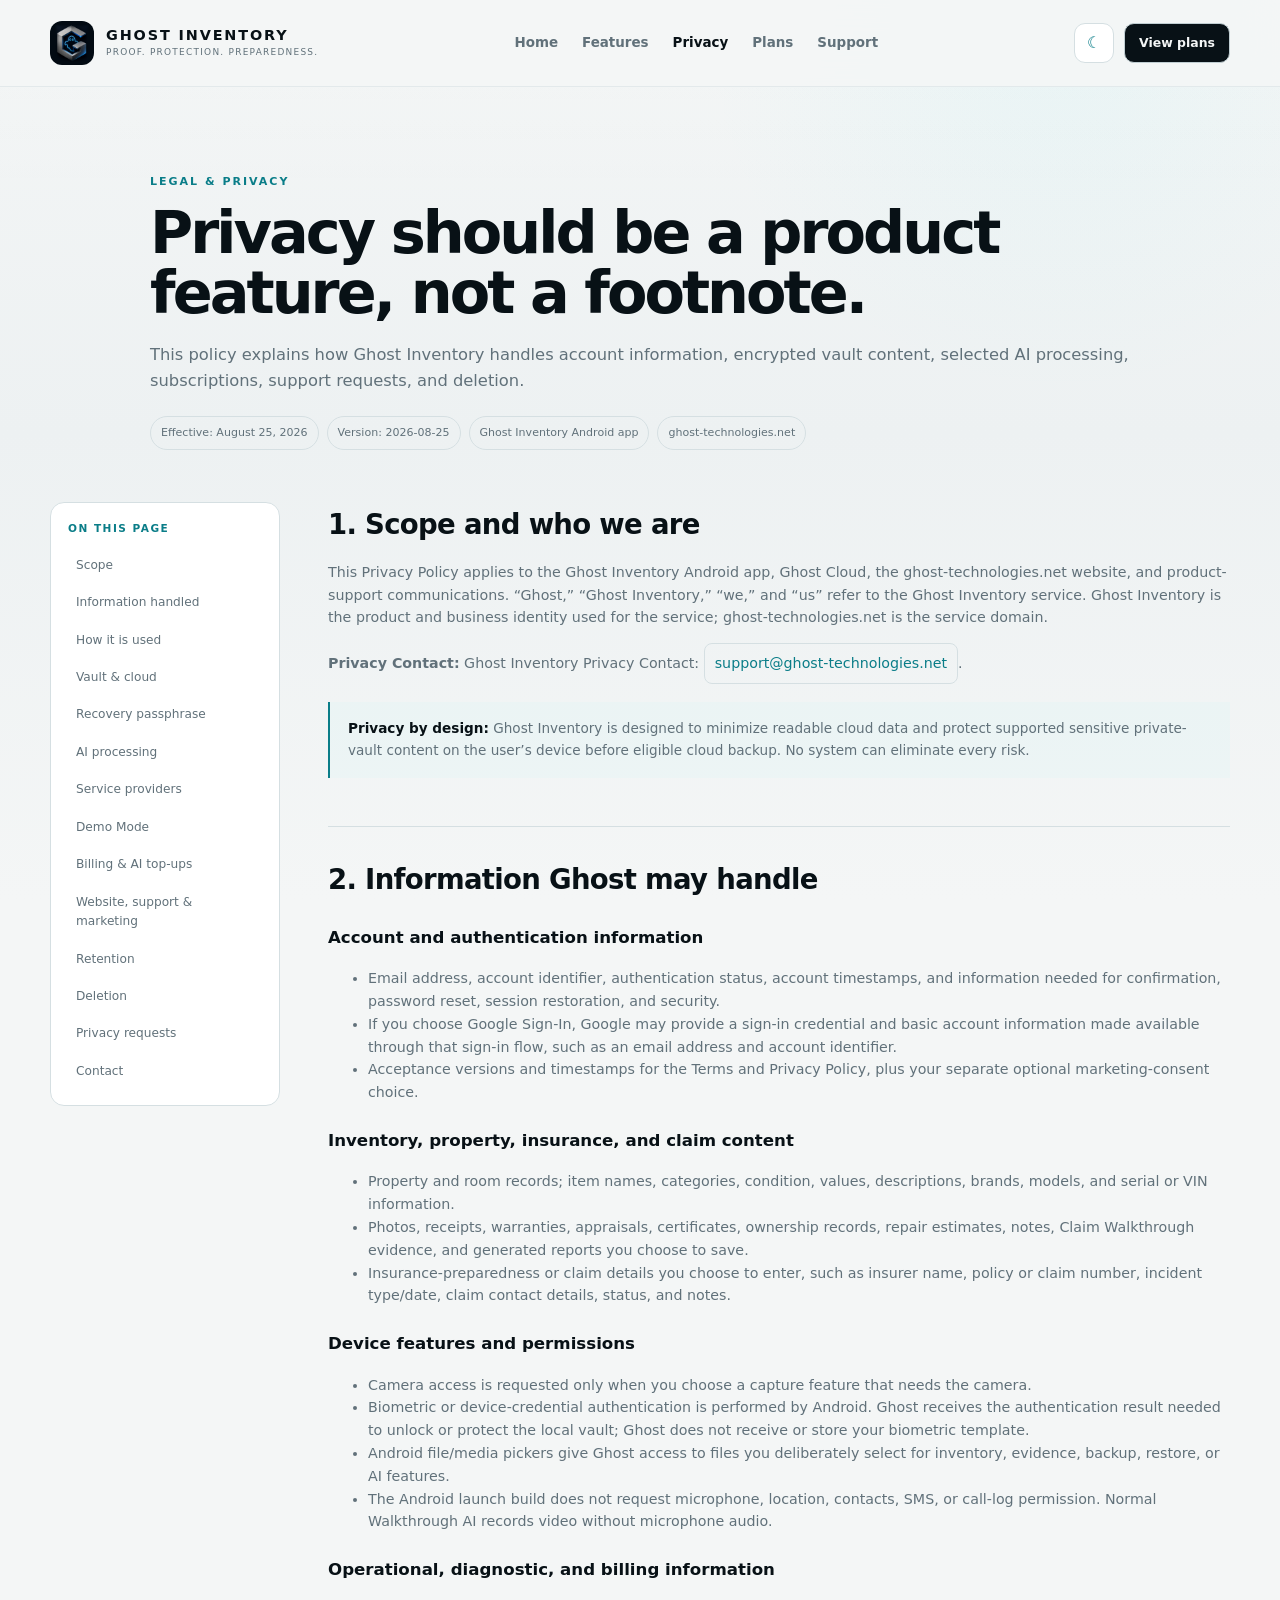
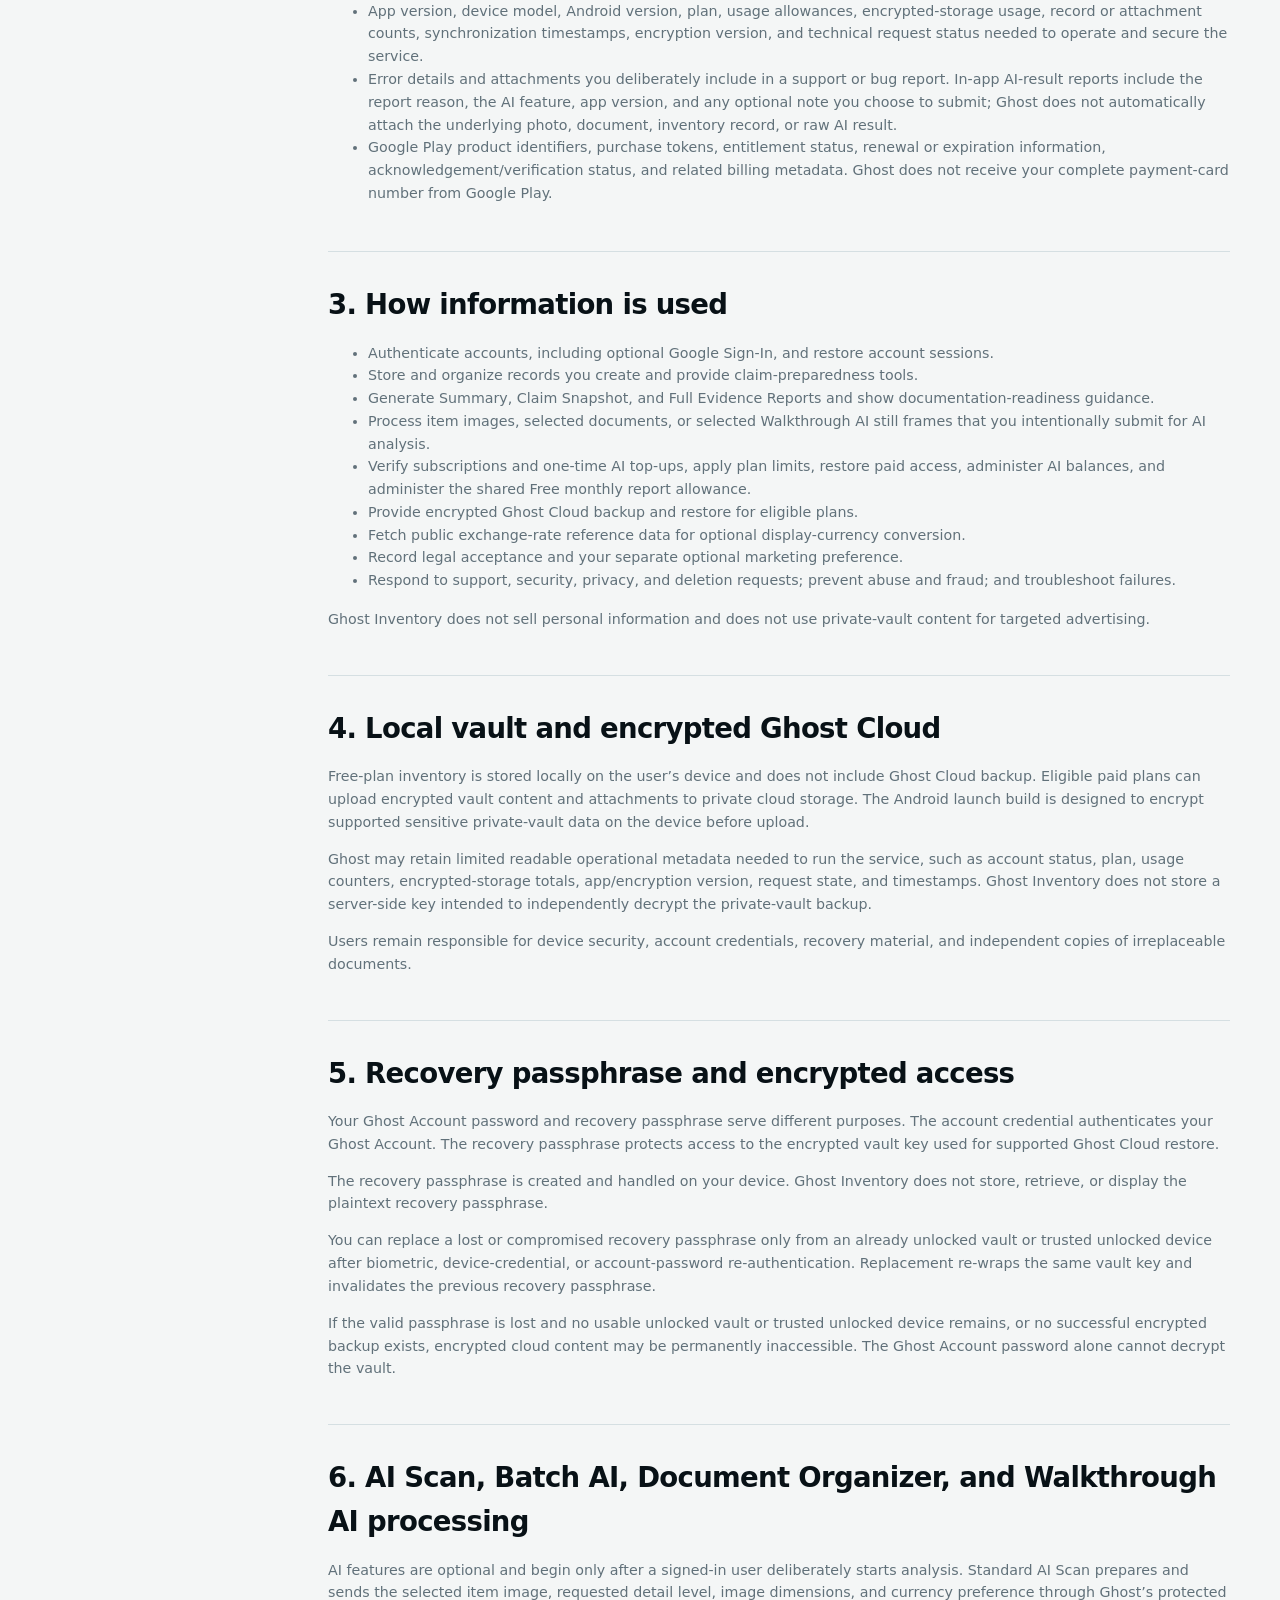
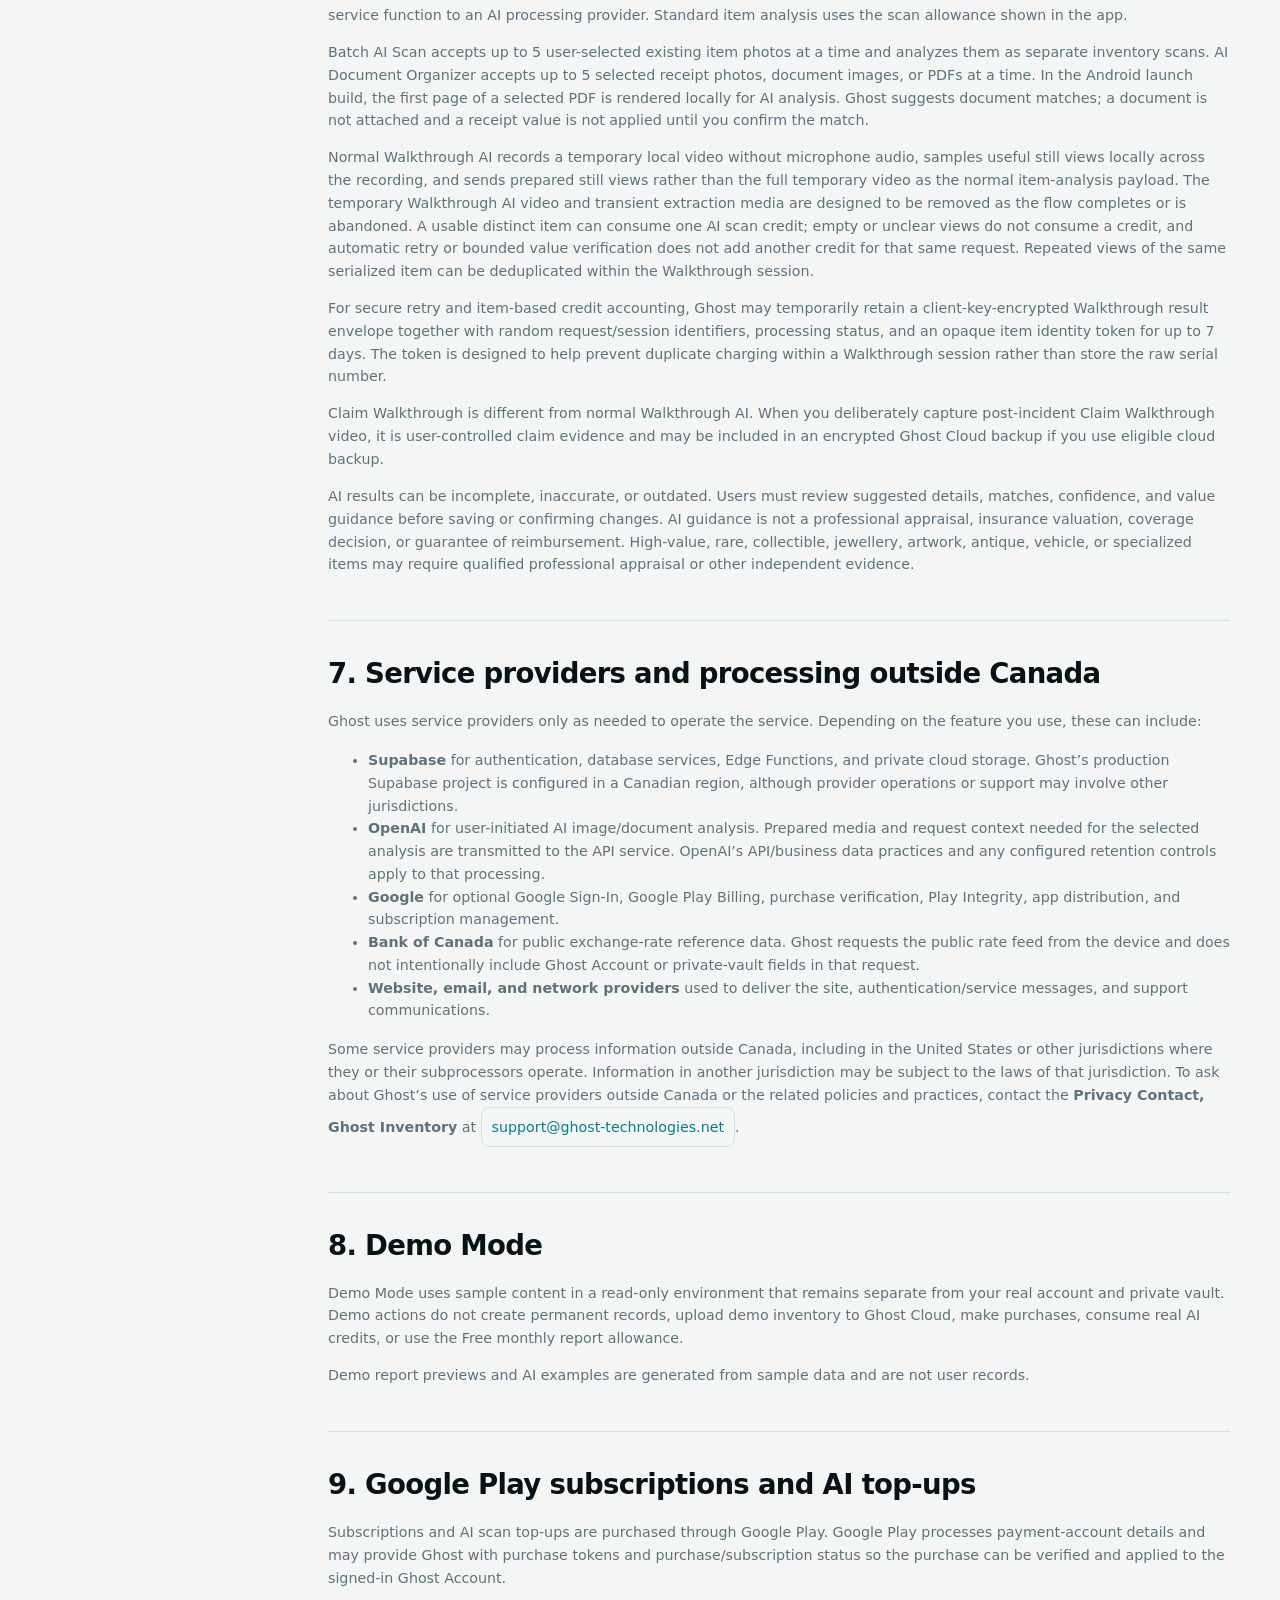
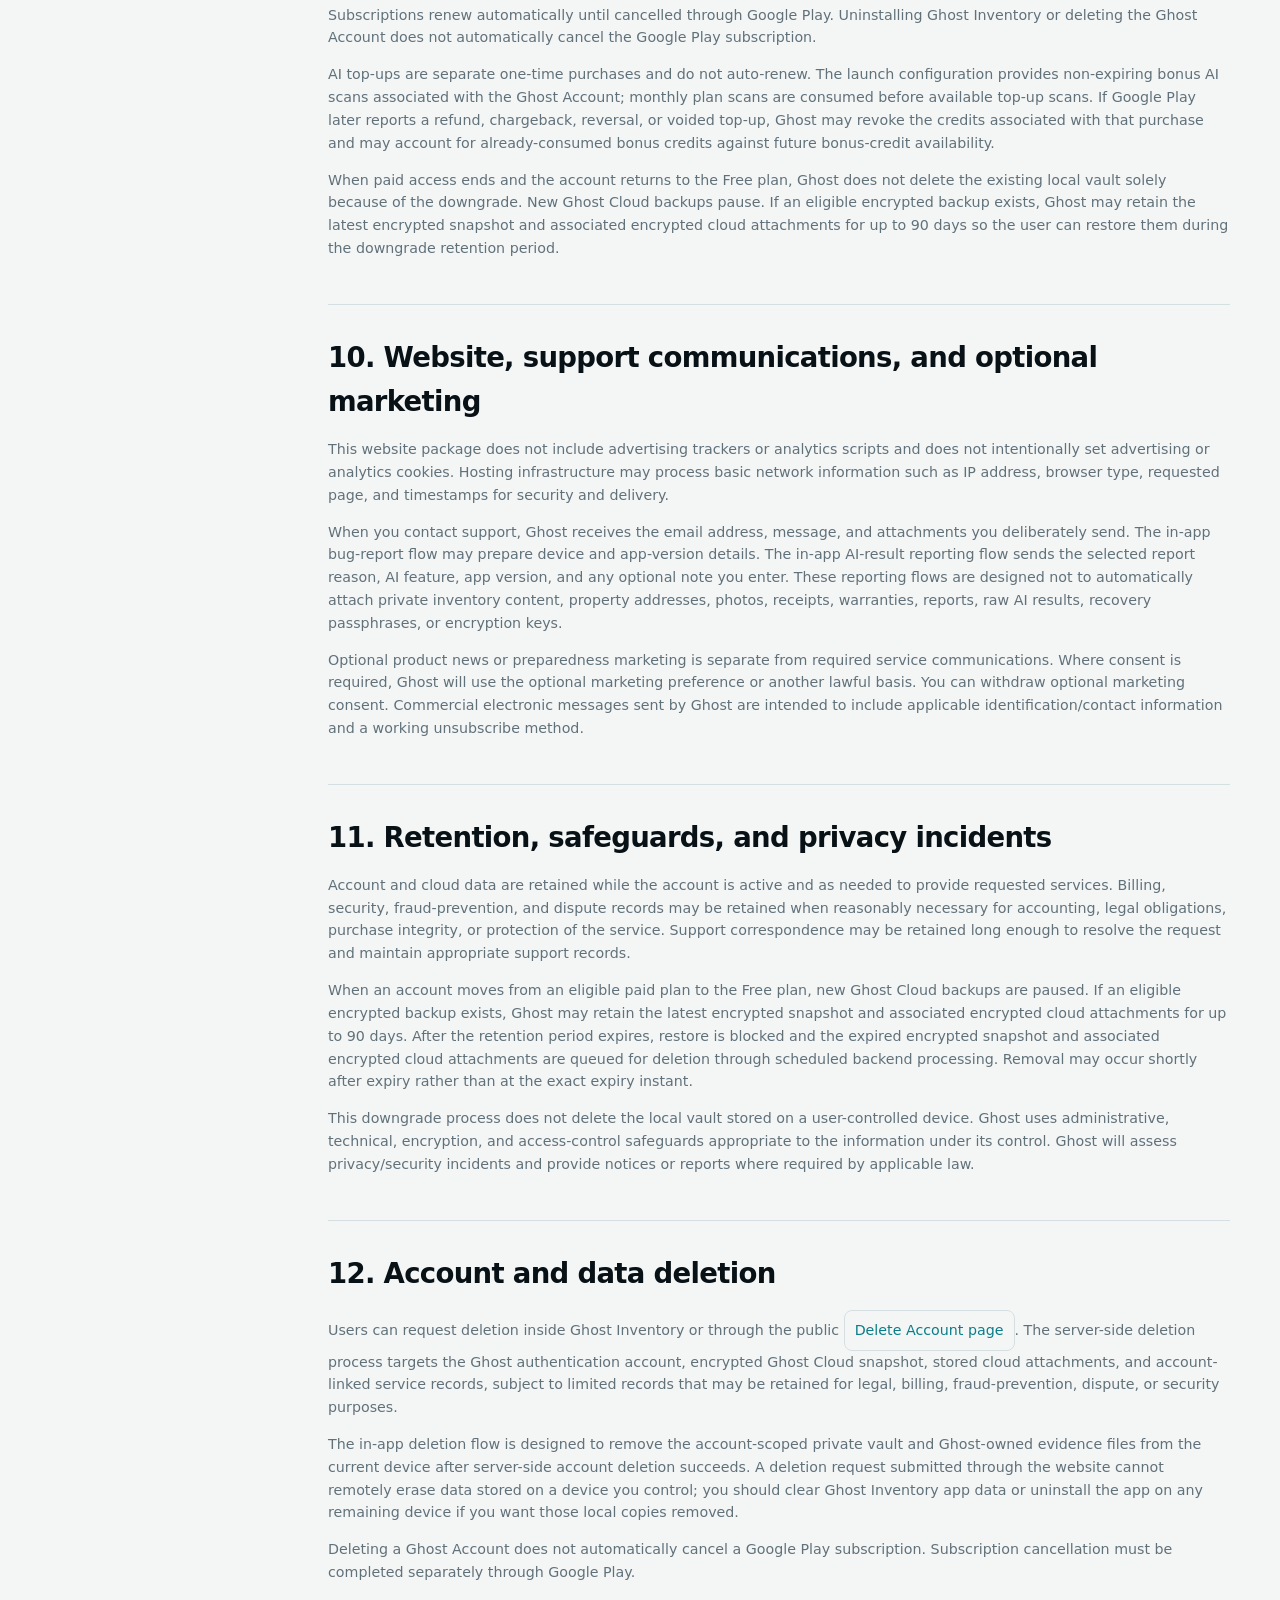
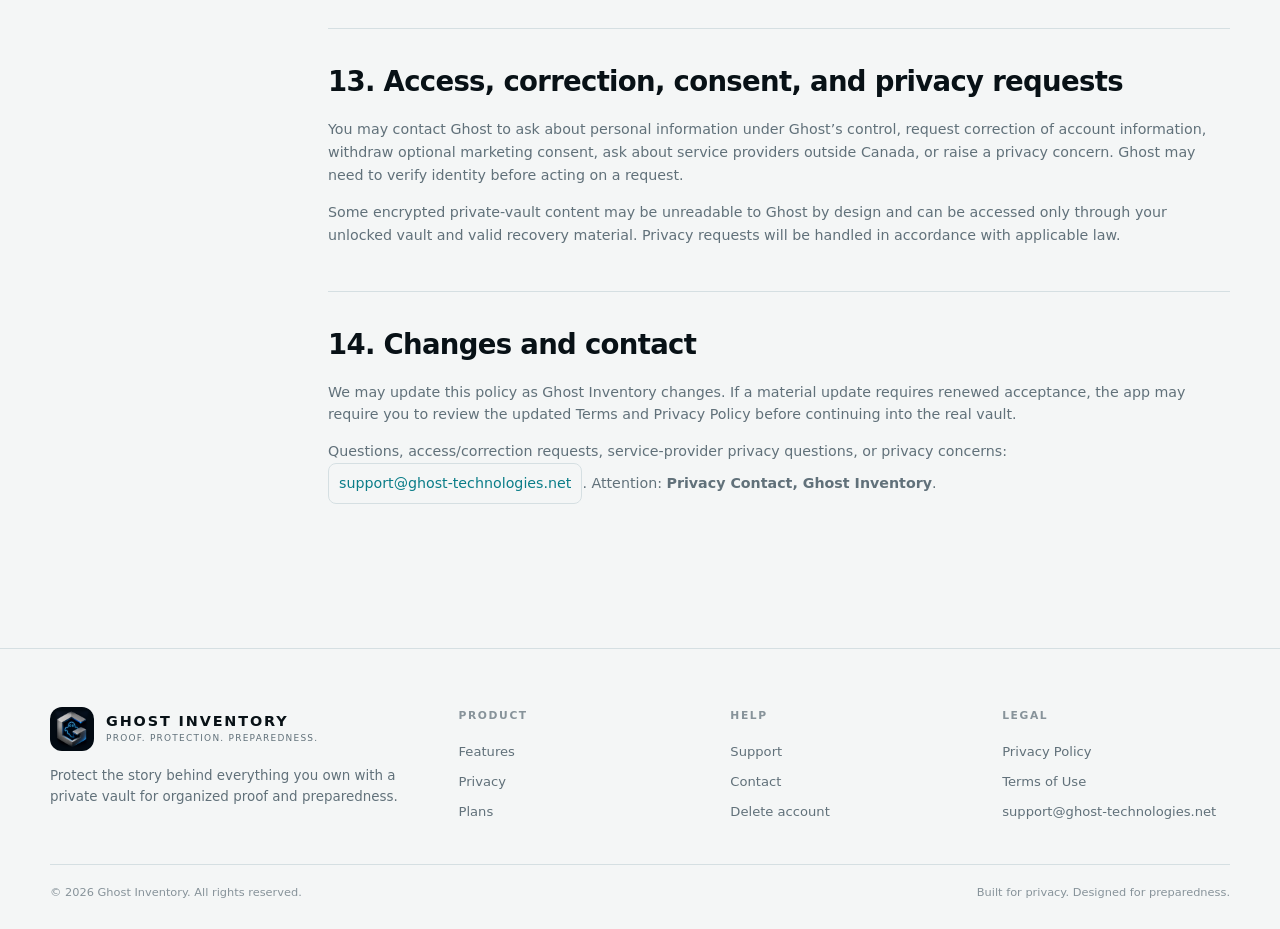
<file: privacy/index.html>
<!DOCTYPE html>

<html lang="en"><head><meta charset="utf-8"/><meta content="width=device-width,initial-scale=1" name="viewport"/><title>Privacy Policy | Ghost Inventory</title><meta content="How Ghost Inventory handles account data, encrypted vault content, recovery passphrases, AI Scan and Walkthrough processing, subscriptions, support, retention and deletion." name="description"/><meta content="#071015" name="theme-color"/><link href="https://ghost-technologies.net/privacy/" rel="canonical"/><link href="/assets/images/icon-32.png" rel="icon" sizes="32x32"/><link href="/assets/images/icon-192.png" rel="apple-touch-icon"/><link href="/site.webmanifest" rel="manifest"/><meta content="Privacy Policy | Ghost Inventory" property="og:title"/><meta content="How Ghost Inventory handles account data, encrypted vault content, recovery passphrases, AI Scan and Walkthrough processing, subscriptions, support, retention and deletion." property="og:description"/><meta content="website" property="og:type"/><meta content="https://ghost-technologies.net/assets/images/ghost-inventory-icon.png" property="og:image"/><meta content="https://ghost-technologies.net/privacy/" property="og:url"/><meta content="summary_large_image" name="twitter:card"/><link href="/assets/css/styles-v7.css" rel="stylesheet"/></head><body>
<a class="skip-link" href="#main">Skip to content</a><div class="ambient"></div><canvas aria-hidden="true" class="network-bg"></canvas>
<header class="site-header"><div class="shell"><nav aria-label="Primary navigation" class="nav-wrap">
<a class="brand" href="/"><img alt="" src="/assets/images/ghost-inventory-icon.png"/><span class="brand-wordmark"><strong>GHOST INVENTORY</strong><span>Proof. Protection. Preparedness.</span></span></a>
<div class="nav-links" data-nav-links=""><a href="/">Home</a><a href="/#features">Features</a><a aria-current="page" href="/#security">Privacy</a><a href="/#plans">Plans</a><a href="/support/">Support</a></div><div class="nav-actions"><button aria-label="Switch theme" class="icon-btn" data-theme-toggle="" type="button">☀</button><a class="nav-cta" href="/#plans">View plans</a><button aria-expanded="false" aria-label="Open navigation" class="menu-btn" data-mobile-menu="" type="button">☰</button></div>
</nav></div></header><main id="main">
<section class="legal-hero"><div class="shell"><div class="kicker">Legal &amp; privacy</div><h1>Privacy should be a product feature, not a footnote.</h1><p>This policy explains how Ghost Inventory handles account information, encrypted vault content, selected AI processing, subscriptions, support requests, and deletion.</p><div class="legal-meta"><span class="meta-chip">Effective: August 25, 2026</span><span class="meta-chip">Version: 2026-08-25</span><span class="meta-chip">Ghost Inventory Android app</span><span class="meta-chip">ghost-technologies.net</span></div></div></section>
<div class="shell legal-layout"><aside class="toc"><strong>On this page</strong>
<a href="#scope">Scope</a><a href="#information">Information handled</a><a href="#use">How it is used</a><a href="#vault">Vault &amp; cloud</a><a href="#recovery">Recovery passphrase</a><a href="#ai">AI processing</a><a href="#providers">Service providers</a><a href="#demo">Demo Mode</a><a href="#billing">Billing &amp; AI top-ups</a><a href="#website">Website, support &amp; marketing</a><a href="#retention">Retention</a><a href="#deletion">Deletion</a><a href="#rights">Privacy requests</a><a href="#contact">Contact</a></aside><article class="legal-content"><section class="legal-section" id="scope"><h2>1. Scope and who we are</h2>
<p>This Privacy Policy applies to the Ghost Inventory Android app, Ghost Cloud, the ghost-technologies.net website, and product-support communications. “Ghost,” “Ghost Inventory,” “we,” and “us” refer to the Ghost Inventory service. Ghost Inventory is the product and business identity used for the service; ghost-technologies.net is the service domain.</p>
<p><strong>Privacy Contact:</strong> Ghost Inventory Privacy Contact: <a class="email-box" href="mailto:support@ghost-technologies.net?subject=Ghost%20Inventory%20Privacy%20Request">support@ghost-technologies.net</a>.</p>
<div class="callout"><strong>Privacy by design:</strong> Ghost Inventory is designed to minimize readable cloud data and protect supported sensitive private-vault content on the user’s device before eligible cloud backup. No system can eliminate every risk.</div></section><section class="legal-section" id="information"><h2>2. Information Ghost may handle</h2>
<h3>Account and authentication information</h3>
<ul><li>Email address, account identifier, authentication status, account timestamps, and information needed for confirmation, password reset, session restoration, and security.</li><li>If you choose Google Sign-In, Google may provide a sign-in credential and basic account information made available through that sign-in flow, such as an email address and account identifier.</li><li>Acceptance versions and timestamps for the Terms and Privacy Policy, plus your separate optional marketing-consent choice.</li></ul>
<h3>Inventory, property, insurance, and claim content</h3>
<ul><li>Property and room records; item names, categories, condition, values, descriptions, brands, models, and serial or VIN information.</li><li>Photos, receipts, warranties, appraisals, certificates, ownership records, repair estimates, notes, Claim Walkthrough evidence, and generated reports you choose to save.</li><li>Insurance-preparedness or claim details you choose to enter, such as insurer name, policy or claim number, incident type/date, claim contact details, status, and notes.</li></ul>
<h3>Device features and permissions</h3>
<ul><li>Camera access is requested only when you choose a capture feature that needs the camera.</li><li>Biometric or device-credential authentication is performed by Android. Ghost receives the authentication result needed to unlock or protect the local vault; Ghost does not receive or store your biometric template.</li><li>Android file/media pickers give Ghost access to files you deliberately select for inventory, evidence, backup, restore, or AI features.</li><li>The Android launch build does not request microphone, location, contacts, SMS, or call-log permission. Normal Walkthrough AI records video without microphone audio.</li></ul>
<h3>Operational, diagnostic, and billing information</h3>
<ul><li>App version, device model, Android version, plan, usage allowances, encrypted-storage usage, record or attachment counts, synchronization timestamps, encryption version, and technical request status needed to operate and secure the service.</li><li>Error details and attachments you deliberately include in a support or bug report. In-app AI-result reports include the report reason, the AI feature, app version, and any optional note you choose to submit; Ghost does not automatically attach the underlying photo, document, inventory record, or raw AI result.</li><li>Google Play product identifiers, purchase tokens, entitlement status, renewal or expiration information, acknowledgement/verification status, and related billing metadata. Ghost does not receive your complete payment-card number from Google Play.</li></ul></section><section class="legal-section" id="use"><h2>3. How information is used</h2>
<ul><li>Authenticate accounts, including optional Google Sign-In, and restore account sessions.</li><li>Store and organize records you create and provide claim-preparedness tools.</li><li>Generate Summary, Claim Snapshot, and Full Evidence Reports and show documentation-readiness guidance.</li><li>Process item images, selected documents, or selected Walkthrough AI still frames that you intentionally submit for AI analysis.</li><li>Verify subscriptions and one-time AI top-ups, apply plan limits, restore paid access, administer AI balances, and administer the shared Free monthly report allowance.</li><li>Provide encrypted Ghost Cloud backup and restore for eligible plans.</li><li>Fetch public exchange-rate reference data for optional display-currency conversion.</li><li>Record legal acceptance and your separate optional marketing preference.</li><li>Respond to support, security, privacy, and deletion requests; prevent abuse and fraud; and troubleshoot failures.</li></ul>
<p>Ghost Inventory does not sell personal information and does not use private-vault content for targeted advertising.</p></section><section class="legal-section" id="vault"><h2>4. Local vault and encrypted Ghost Cloud</h2>
<p>Free-plan inventory is stored locally on the user’s device and does not include Ghost Cloud backup. Eligible paid plans can upload encrypted vault content and attachments to private cloud storage. The Android launch build is designed to encrypt supported sensitive private-vault data on the device before upload.</p>
<p>Ghost may retain limited readable operational metadata needed to run the service, such as account status, plan, usage counters, encrypted-storage totals, app/encryption version, request state, and timestamps. Ghost Inventory does not store a server-side key intended to independently decrypt the private-vault backup.</p>
<p>Users remain responsible for device security, account credentials, recovery material, and independent copies of irreplaceable documents.</p></section><section class="legal-section" id="recovery"><h2>5. Recovery passphrase and encrypted access</h2>
<p>Your Ghost Account password and recovery passphrase serve different purposes. The account credential authenticates your Ghost Account. The recovery passphrase protects access to the encrypted vault key used for supported Ghost Cloud restore.</p>
<p>The recovery passphrase is created and handled on your device. Ghost Inventory does not store, retrieve, or display the plaintext recovery passphrase.</p>
<p>You can replace a lost or compromised recovery passphrase only from an already unlocked vault or trusted unlocked device after biometric, device-credential, or account-password re-authentication. Replacement re-wraps the same vault key and invalidates the previous recovery passphrase.</p>
<p>If the valid passphrase is lost and no usable unlocked vault or trusted unlocked device remains, or no successful encrypted backup exists, encrypted cloud content may be permanently inaccessible. The Ghost Account password alone cannot decrypt the vault.</p></section><section class="legal-section" id="ai"><h2>6. AI Scan, Batch AI, Document Organizer, and Walkthrough AI processing</h2>
<p>AI features are optional and begin only after a signed-in user deliberately starts analysis. Standard AI Scan prepares and sends the selected item image, requested detail level, image dimensions, and currency preference through Ghost’s protected service function to an AI processing provider. Standard item analysis uses the scan allowance shown in the app.</p>
<p>Batch AI Scan accepts up to 5 user-selected existing item photos at a time and analyzes them as separate inventory scans. AI Document Organizer accepts up to 5 selected receipt photos, document images, or PDFs at a time. In the Android launch build, the first page of a selected PDF is rendered locally for AI analysis. Ghost suggests document matches; a document is not attached and a receipt value is not applied until you confirm the match.</p>
<p>Normal Walkthrough AI records a temporary local video without microphone audio, samples useful still views locally across the recording, and sends prepared still views rather than the full temporary video as the normal item-analysis payload. The temporary Walkthrough AI video and transient extraction media are designed to be removed as the flow completes or is abandoned. A usable distinct item can consume one AI scan credit; empty or unclear views do not consume a credit, and automatic retry or bounded value verification does not add another credit for that same request. Repeated views of the same serialized item can be deduplicated within the Walkthrough session.</p>
<p>For secure retry and item-based credit accounting, Ghost may temporarily retain a client-key-encrypted Walkthrough result envelope together with random request/session identifiers, processing status, and an opaque item identity token for up to 7 days. The token is designed to help prevent duplicate charging within a Walkthrough session rather than store the raw serial number.</p>
<p>Claim Walkthrough is different from normal Walkthrough AI. When you deliberately capture post-incident Claim Walkthrough video, it is user-controlled claim evidence and may be included in an encrypted Ghost Cloud backup if you use eligible cloud backup.</p>
<p>AI results can be incomplete, inaccurate, or outdated. Users must review suggested details, matches, confidence, and value guidance before saving or confirming changes. AI guidance is not a professional appraisal, insurance valuation, coverage decision, or guarantee of reimbursement. High-value, rare, collectible, jewellery, artwork, antique, vehicle, or specialized items may require qualified professional appraisal or other independent evidence.</p></section><section class="legal-section" id="providers"><h2>7. Service providers and processing outside Canada</h2>
<p>Ghost uses service providers only as needed to operate the service. Depending on the feature you use, these can include:</p>
<ul><li><strong>Supabase</strong> for authentication, database services, Edge Functions, and private cloud storage. Ghost’s production Supabase project is configured in a Canadian region, although provider operations or support may involve other jurisdictions.</li><li><strong>OpenAI</strong> for user-initiated AI image/document analysis. Prepared media and request context needed for the selected analysis are transmitted to the API service. OpenAI’s API/business data practices and any configured retention controls apply to that processing.</li><li><strong>Google</strong> for optional Google Sign-In, Google Play Billing, purchase verification, Play Integrity, app distribution, and subscription management.</li><li><strong>Bank of Canada</strong> for public exchange-rate reference data. Ghost requests the public rate feed from the device and does not intentionally include Ghost Account or private-vault fields in that request.</li><li><strong>Website, email, and network providers</strong> used to deliver the site, authentication/service messages, and support communications.</li></ul>
<p>Some service providers may process information outside Canada, including in the United States or other jurisdictions where they or their subprocessors operate. Information in another jurisdiction may be subject to the laws of that jurisdiction. To ask about Ghost’s use of service providers outside Canada or the related policies and practices, contact the <strong>Privacy Contact, Ghost Inventory</strong> at <a class="email-box" href="mailto:support@ghost-technologies.net?subject=Ghost%20Inventory%20Service%20Provider%20Privacy%20Question">support@ghost-technologies.net</a>.</p></section><section class="legal-section" id="demo"><h2>8. Demo Mode</h2>
<p>Demo Mode uses sample content in a read-only environment that remains separate from your real account and private vault. Demo actions do not create permanent records, upload demo inventory to Ghost Cloud, make purchases, consume real AI credits, or use the Free monthly report allowance.</p>
<p>Demo report previews and AI examples are generated from sample data and are not user records.</p></section><section class="legal-section" id="billing"><h2>9. Google Play subscriptions and AI top-ups</h2>
<p>Subscriptions and AI scan top-ups are purchased through Google Play. Google Play processes payment-account details and may provide Ghost with purchase tokens and purchase/subscription status so the purchase can be verified and applied to the signed-in Ghost Account.</p>
<p>Subscriptions renew automatically until cancelled through Google Play. Uninstalling Ghost Inventory or deleting the Ghost Account does not automatically cancel the Google Play subscription.</p>
<p>AI top-ups are separate one-time purchases and do not auto-renew. The launch configuration provides non-expiring bonus AI scans associated with the Ghost Account; monthly plan scans are consumed before available top-up scans. If Google Play later reports a refund, chargeback, reversal, or voided top-up, Ghost may revoke the credits associated with that purchase and may account for already-consumed bonus credits against future bonus-credit availability.</p>
<p>When paid access ends and the account returns to the Free plan, Ghost does not delete the existing local vault solely because of the downgrade. New Ghost Cloud backups pause. If an eligible encrypted backup exists, Ghost may retain the latest encrypted snapshot and associated encrypted cloud attachments for up to 90 days so the user can restore them during the downgrade retention period.</p></section><section class="legal-section" id="website"><h2>10. Website, support communications, and optional marketing</h2>
<p>This website package does not include advertising trackers or analytics scripts and does not intentionally set advertising or analytics cookies. Hosting infrastructure may process basic network information such as IP address, browser type, requested page, and timestamps for security and delivery.</p>
<p>When you contact support, Ghost receives the email address, message, and attachments you deliberately send. The in-app bug-report flow may prepare device and app-version details. The in-app AI-result reporting flow sends the selected report reason, AI feature, app version, and any optional note you enter. These reporting flows are designed not to automatically attach private inventory content, property addresses, photos, receipts, warranties, reports, raw AI results, recovery passphrases, or encryption keys.</p>
<p>Optional product news or preparedness marketing is separate from required service communications. Where consent is required, Ghost will use the optional marketing preference or another lawful basis. You can withdraw optional marketing consent. Commercial electronic messages sent by Ghost are intended to include applicable identification/contact information and a working unsubscribe method.</p></section><section class="legal-section" id="retention"><h2>11. Retention, safeguards, and privacy incidents</h2>
<p>Account and cloud data are retained while the account is active and as needed to provide requested services. Billing, security, fraud-prevention, and dispute records may be retained when reasonably necessary for accounting, legal obligations, purchase integrity, or protection of the service. Support correspondence may be retained long enough to resolve the request and maintain appropriate support records.</p>
<p>When an account moves from an eligible paid plan to the Free plan, new Ghost Cloud backups are paused. If an eligible encrypted backup exists, Ghost may retain the latest encrypted snapshot and associated encrypted cloud attachments for up to 90 days. After the retention period expires, restore is blocked and the expired encrypted snapshot and associated encrypted cloud attachments are queued for deletion through scheduled backend processing. Removal may occur shortly after expiry rather than at the exact expiry instant.</p>
<p>This downgrade process does not delete the local vault stored on a user-controlled device. Ghost uses administrative, technical, encryption, and access-control safeguards appropriate to the information under its control. Ghost will assess privacy/security incidents and provide notices or reports where required by applicable law.</p></section><section class="legal-section" id="deletion"><h2>12. Account and data deletion</h2>
<p>Users can request deletion inside Ghost Inventory or through the public <a class="email-box" href="/delete-account/">Delete Account page</a>. The server-side deletion process targets the Ghost authentication account, encrypted Ghost Cloud snapshot, stored cloud attachments, and account-linked service records, subject to limited records that may be retained for legal, billing, fraud-prevention, dispute, or security purposes.</p>
<p>The in-app deletion flow is designed to remove the account-scoped private vault and Ghost-owned evidence files from the current device after server-side account deletion succeeds. A deletion request submitted through the website cannot remotely erase data stored on a device you control; you should clear Ghost Inventory app data or uninstall the app on any remaining device if you want those local copies removed.</p>
<p>Deleting a Ghost Account does not automatically cancel a Google Play subscription. Subscription cancellation must be completed separately through Google Play.</p></section><section class="legal-section" id="rights"><h2>13. Access, correction, consent, and privacy requests</h2>
<p>You may contact Ghost to ask about personal information under Ghost’s control, request correction of account information, withdraw optional marketing consent, ask about service providers outside Canada, or raise a privacy concern. Ghost may need to verify identity before acting on a request.</p>
<p>Some encrypted private-vault content may be unreadable to Ghost by design and can be accessed only through your unlocked vault and valid recovery material. Privacy requests will be handled in accordance with applicable law.</p></section><section class="legal-section" id="contact"><h2>14. Changes and contact</h2>
<p>We may update this policy as Ghost Inventory changes. If a material update requires renewed acceptance, the app may require you to review the updated Terms and Privacy Policy before continuing into the real vault.</p>
<p>Questions, access/correction requests, service-provider privacy questions, or privacy concerns: <a class="email-box" href="mailto:support@ghost-technologies.net?subject=Ghost%20Inventory%20Privacy%20Request">support@ghost-technologies.net</a>. Attention: <strong>Privacy Contact, Ghost Inventory</strong>.</p></section></article></div></main><footer class="site-footer"><div class="shell"><div class="footer-grid">
<div class="footer-brand"><a class="brand" href="/"><img alt="" src="/assets/images/ghost-inventory-icon.png"/><span class="brand-wordmark"><strong>GHOST INVENTORY</strong><span>Proof. Protection. Preparedness.</span></span></a><p>Protect the story behind everything you own with a private vault for organized proof and preparedness.</p></div>
<div class="footer-col"><h4>Product</h4><a href="/#features">Features</a><a href="/#security">Privacy</a><a href="/#plans">Plans</a></div>
<div class="footer-col"><h4>Help</h4><a href="/support/">Support</a><a href="/contact/">Contact</a><a href="/delete-account/">Delete account</a></div>
<div class="footer-col"><h4>Legal</h4><a href="/privacy/">Privacy Policy</a><a href="/terms/">Terms of Use</a><a href="mailto:support@ghost-technologies.net">support@ghost-technologies.net</a></div>
</div><div class="footer-bottom"><span>© <span data-year=""></span> Ghost Inventory. All rights reserved.</span><span>Built for privacy. Designed for preparedness.</span></div></div></footer><script defer="" src="/assets/js/main-v7.js"></script></body></html>
</file>
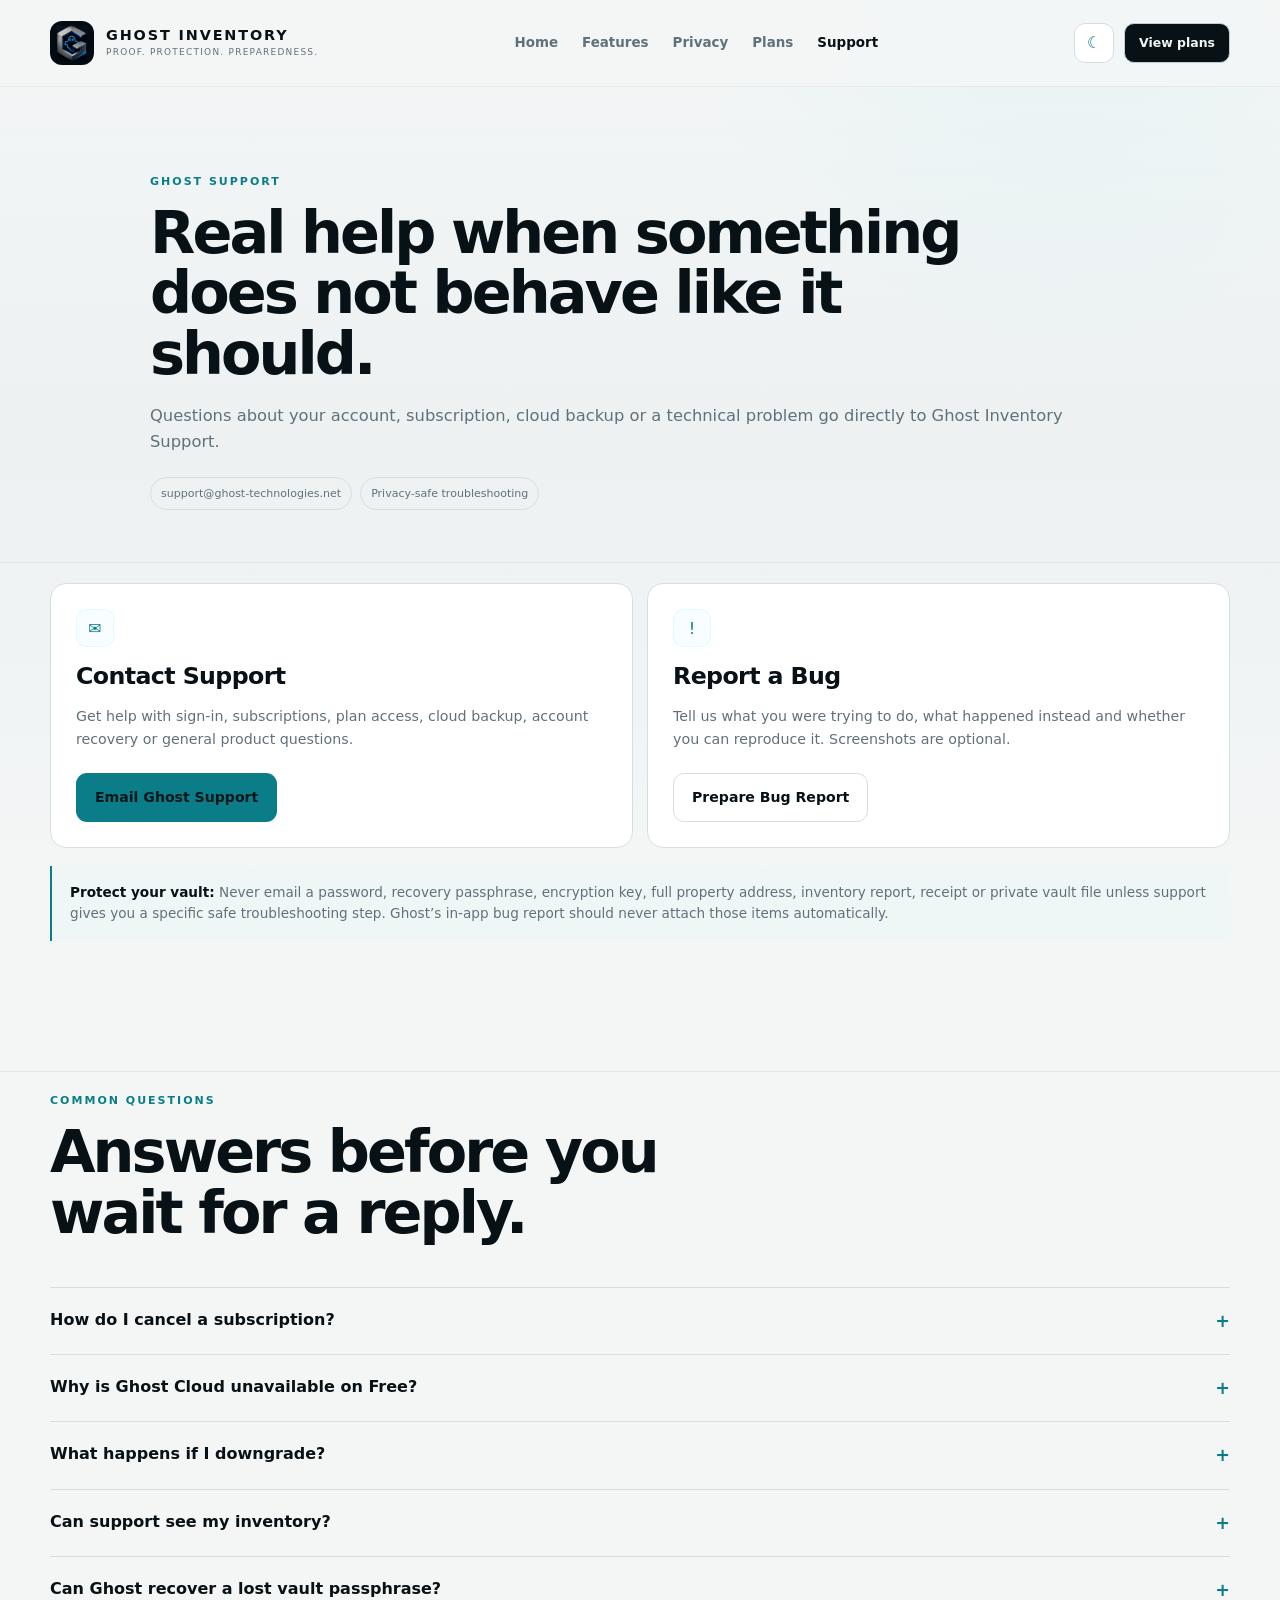
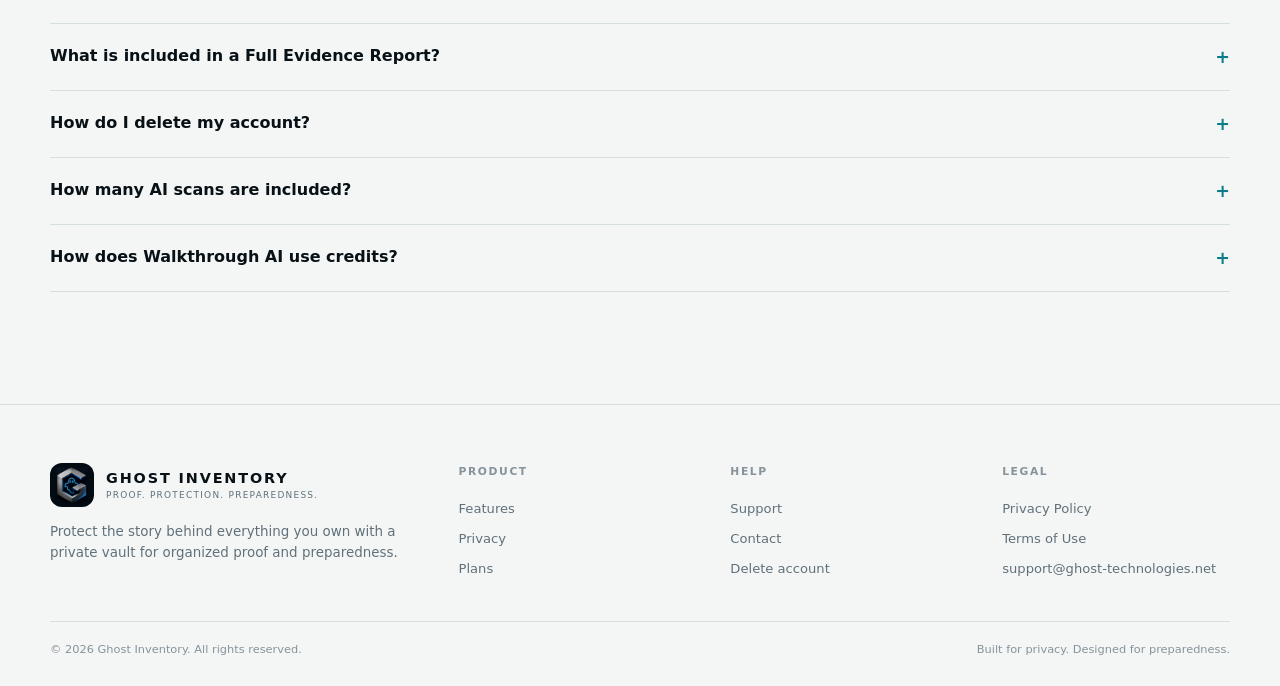
<file: support/index.html>
<!DOCTYPE html>

<html lang="en"><head><meta charset="utf-8"/><meta content="width=device-width,initial-scale=1" name="viewport"/><title>Support | Ghost Inventory</title><meta content="Contact Ghost Inventory Support, report a bug and find answers about subscriptions, cloud backup and account deletion." name="description"/><meta content="#071015" name="theme-color"/><link href="https://ghost-technologies.net/support/" rel="canonical"/><link href="/assets/images/icon-32.png" rel="icon" sizes="32x32"/><link href="/assets/images/icon-192.png" rel="apple-touch-icon"/><link href="/site.webmanifest" rel="manifest"/><meta content="Support | Ghost Inventory" property="og:title"/><meta content="Contact Ghost Inventory Support, report a bug and find answers about subscriptions, cloud backup and account deletion." property="og:description"/><meta content="website" property="og:type"/><meta content="https://ghost-technologies.net/assets/images/ghost-inventory-icon.png" property="og:image"/><meta content="https://ghost-technologies.net/support/" property="og:url"/><meta content="summary_large_image" name="twitter:card"/><link href="/assets/css/styles-v7.css" rel="stylesheet"/></head><body>
<a class="skip-link" href="#main">Skip to content</a><div class="ambient"></div><canvas aria-hidden="true" class="network-bg"></canvas>
<header class="site-header"><div class="shell"><nav aria-label="Primary navigation" class="nav-wrap">
<a class="brand" href="/"><img alt="" src="/assets/images/ghost-inventory-icon.png"/><span class="brand-wordmark"><strong>GHOST INVENTORY</strong><span>Proof. Protection. Preparedness.</span></span></a>
<div class="nav-links" data-nav-links=""><a href="/">Home</a><a href="/#features">Features</a><a href="/#security">Privacy</a><a href="/#plans">Plans</a><a aria-current="page" href="/support/">Support</a></div><div class="nav-actions"><button aria-label="Switch theme" class="icon-btn" data-theme-toggle="" type="button">☀</button><a class="nav-cta" href="/#plans">View plans</a><button aria-expanded="false" aria-label="Open navigation" class="menu-btn" data-mobile-menu="" type="button">☰</button></div>
</nav></div></header><main id="main">
<section class="legal-hero"><div class="shell"><div class="kicker">Ghost support</div><h1>Real help when something does not behave like it should.</h1><p>Questions about your account, subscription, cloud backup or a technical problem go directly to Ghost Inventory Support.</p><div class="legal-meta"><span class="meta-chip">support@ghost-technologies.net</span><span class="meta-chip">Privacy-safe troubleshooting</span></div></div></section>
<section class="section" style="padding-top:20px"><div class="shell"><div class="support-grid"><article class="support-card reveal"><div class="feature-icon">✉</div><h2>Contact Support</h2><p>Get help with sign-in, subscriptions, plan access, cloud backup, account recovery or general product questions.</p><a class="btn btn-primary" href="mailto:support@ghost-technologies.net?subject=Ghost%20Inventory%20Support%20Request">Email Ghost Support</a></article><article class="support-card reveal"><div class="feature-icon">!</div><h2>Report a Bug</h2><p>Tell us what you were trying to do, what happened instead and whether you can reproduce it. Screenshots are optional.</p><a class="btn btn-secondary" href="mailto:support@ghost-technologies.net?subject=Ghost%20Inventory%20Bug%20Report&amp;body=Please%20describe%20what%20happened%3A%0A%0AWhat%20were%20you%20trying%20to%20do%3F%0A%0AWhat%20happened%20instead%3F%0A%0ACan%20you%20reproduce%20the%20issue%3F%0A%0ADevice%20model%3A%0AAndroid%20version%3A%0AGhost%20Inventory%20version%3A">Prepare Bug Report</a></article></div><div class="callout" style="margin-top:18px"><strong>Protect your vault:</strong> Never email a password, recovery passphrase, encryption key, full property address, inventory report, receipt or private vault file unless support gives you a specific safe troubleshooting step. Ghost’s in-app bug report should never attach those items automatically.</div></div></section>
<section class="section" style="padding-top:20px"><div class="shell"><div class="section-head"><div class="kicker">Common questions</div><h2>Answers before you wait for a reply.</h2></div><div class="faq"><details><summary>How do I cancel a subscription?</summary><p>Open Google Play, select your profile, then Payments &amp; subscriptions → Subscriptions → Ghost Inventory. Uninstalling the app does not cancel a subscription.</p></details><details><summary>Why is Ghost Cloud unavailable on Free?</summary><p>The Free plan stores inventory locally on the device. Encrypted Ghost Cloud backup and restore are included with Premium and Pro / Estate.</p></details><details><summary>What happens if I downgrade?</summary><p>Your local vault is not deleted because of a paid-to-Free downgrade. Existing saved records remain available, while new activity can be limited by the Free plan. New Ghost Cloud backups pause, and an eligible encrypted backup may remain restorable for up to 90 days before expired cloud data is queued for deletion.</p></details><details><summary>Can support see my inventory?</summary><p>Ghost Cloud is designed around encrypted private-vault backups. Support should not request or automatically receive your inventory content, photos, receipts, addresses or recovery keys during normal troubleshooting.</p></details><details><summary>Can Ghost recover a lost vault passphrase?</summary><p>Ghost cannot retrieve a plaintext recovery passphrase. From an already unlocked vault or trusted unlocked device, you can replace it after re-authentication; the new passphrase invalidates the previous one. Without the valid passphrase or a usable unlocked trusted device, the encrypted backup may be permanently inaccessible.</p></details><details><summary>What is included in a Full Evidence Report?</summary><p>The Android launch build is designed to include an inventory summary plus readable selected item photos, receipt images and PDF pages, warranties, appraisals, certificates, ownership records, repair estimates and serial or VIN proof. Reports organize user-provided records and do not guarantee insurer acceptance or claim approval.</p></details><details><summary>How do I delete my account?</summary><p>Use Settings → Account → Delete Account in Ghost Inventory, or follow the instructions on the <a class="email-box" href="/delete-account/">Delete Account page</a>.</p></details><details><summary>How many AI scans are included?</summary><p>Free includes 3 AI scans per month, Premium includes 150, and Pro / Estate includes 400. Separate one-time AI top-ups are also available through Google Play. Monthly plan scans are used before non-expiring top-up scans; the app shows the live remaining balance for the signed-in account.</p></details><details><summary>How does Walkthrough AI use credits?</summary><p>A usable distinct item found by Walkthrough AI can consume one AI scan credit. Empty or unclear views, automatic retry, and bounded value verification do not add another credit for that same request.</p></details></div></div></section></main><footer class="site-footer"><div class="shell"><div class="footer-grid">
<div class="footer-brand"><a class="brand" href="/"><img alt="" src="/assets/images/ghost-inventory-icon.png"/><span class="brand-wordmark"><strong>GHOST INVENTORY</strong><span>Proof. Protection. Preparedness.</span></span></a><p>Protect the story behind everything you own with a private vault for organized proof and preparedness.</p></div>
<div class="footer-col"><h4>Product</h4><a href="/#features">Features</a><a href="/#security">Privacy</a><a href="/#plans">Plans</a></div>
<div class="footer-col"><h4>Help</h4><a href="/support/">Support</a><a href="/contact/">Contact</a><a href="/delete-account/">Delete account</a></div>
<div class="footer-col"><h4>Legal</h4><a href="/privacy/">Privacy Policy</a><a href="/terms/">Terms of Use</a><a href="mailto:support@ghost-technologies.net">support@ghost-technologies.net</a></div>
</div><div class="footer-bottom"><span>© <span data-year=""></span> Ghost Inventory. All rights reserved.</span><span>Built for privacy. Designed for preparedness.</span></div></div></footer><script defer="" src="/assets/js/main-v7.js"></script></body></html>
</file>
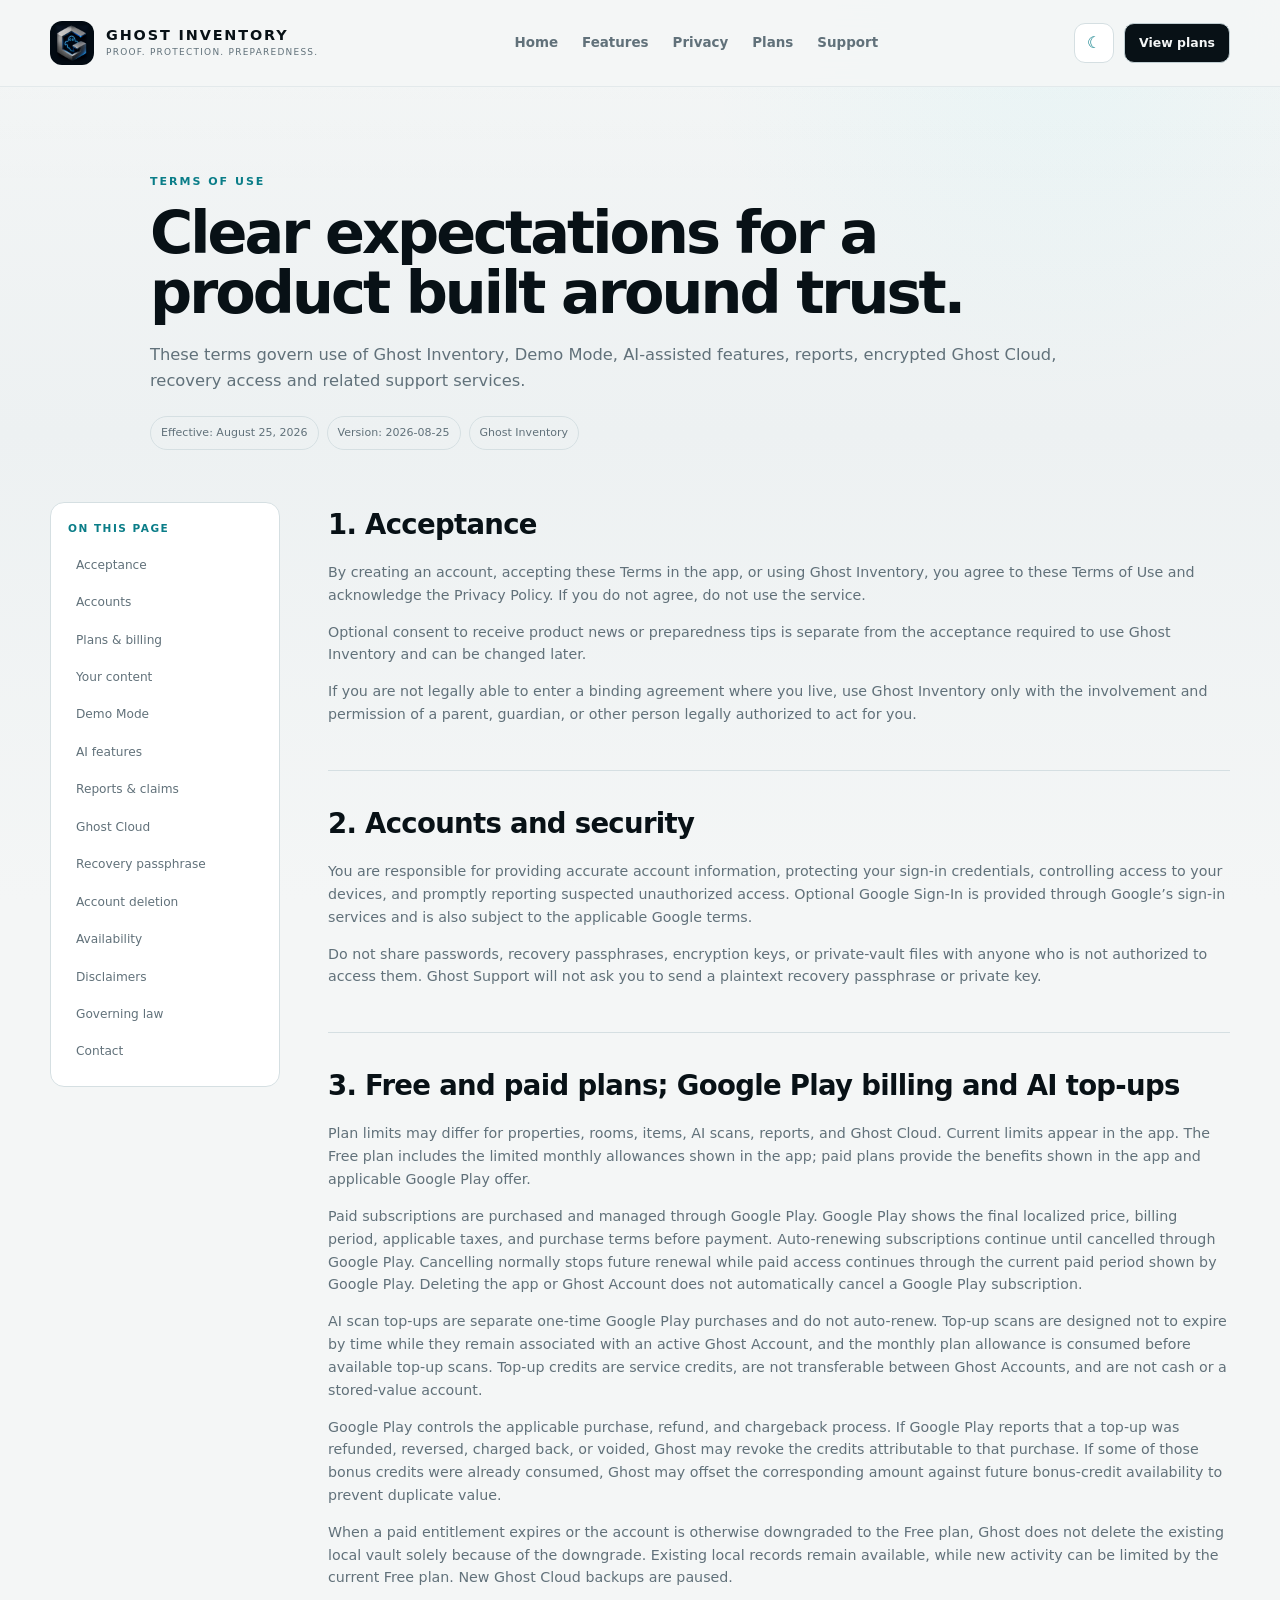
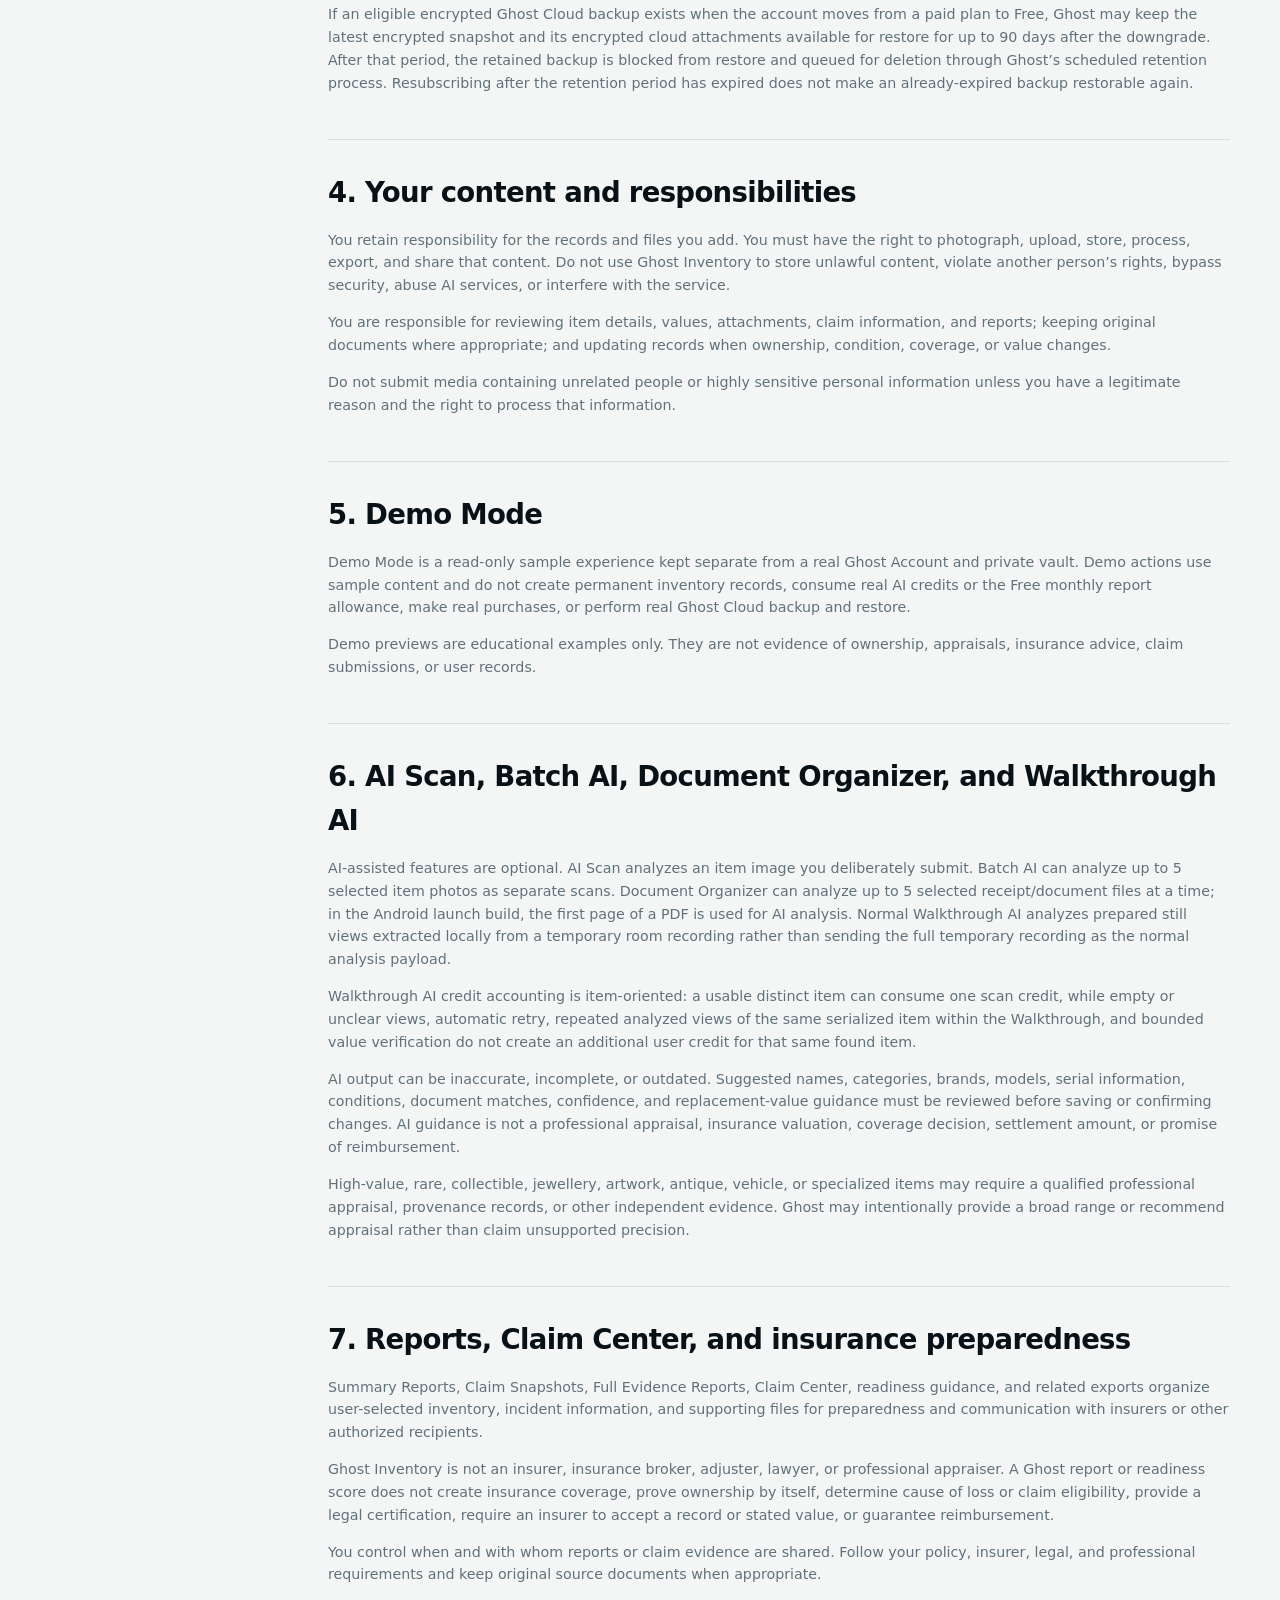
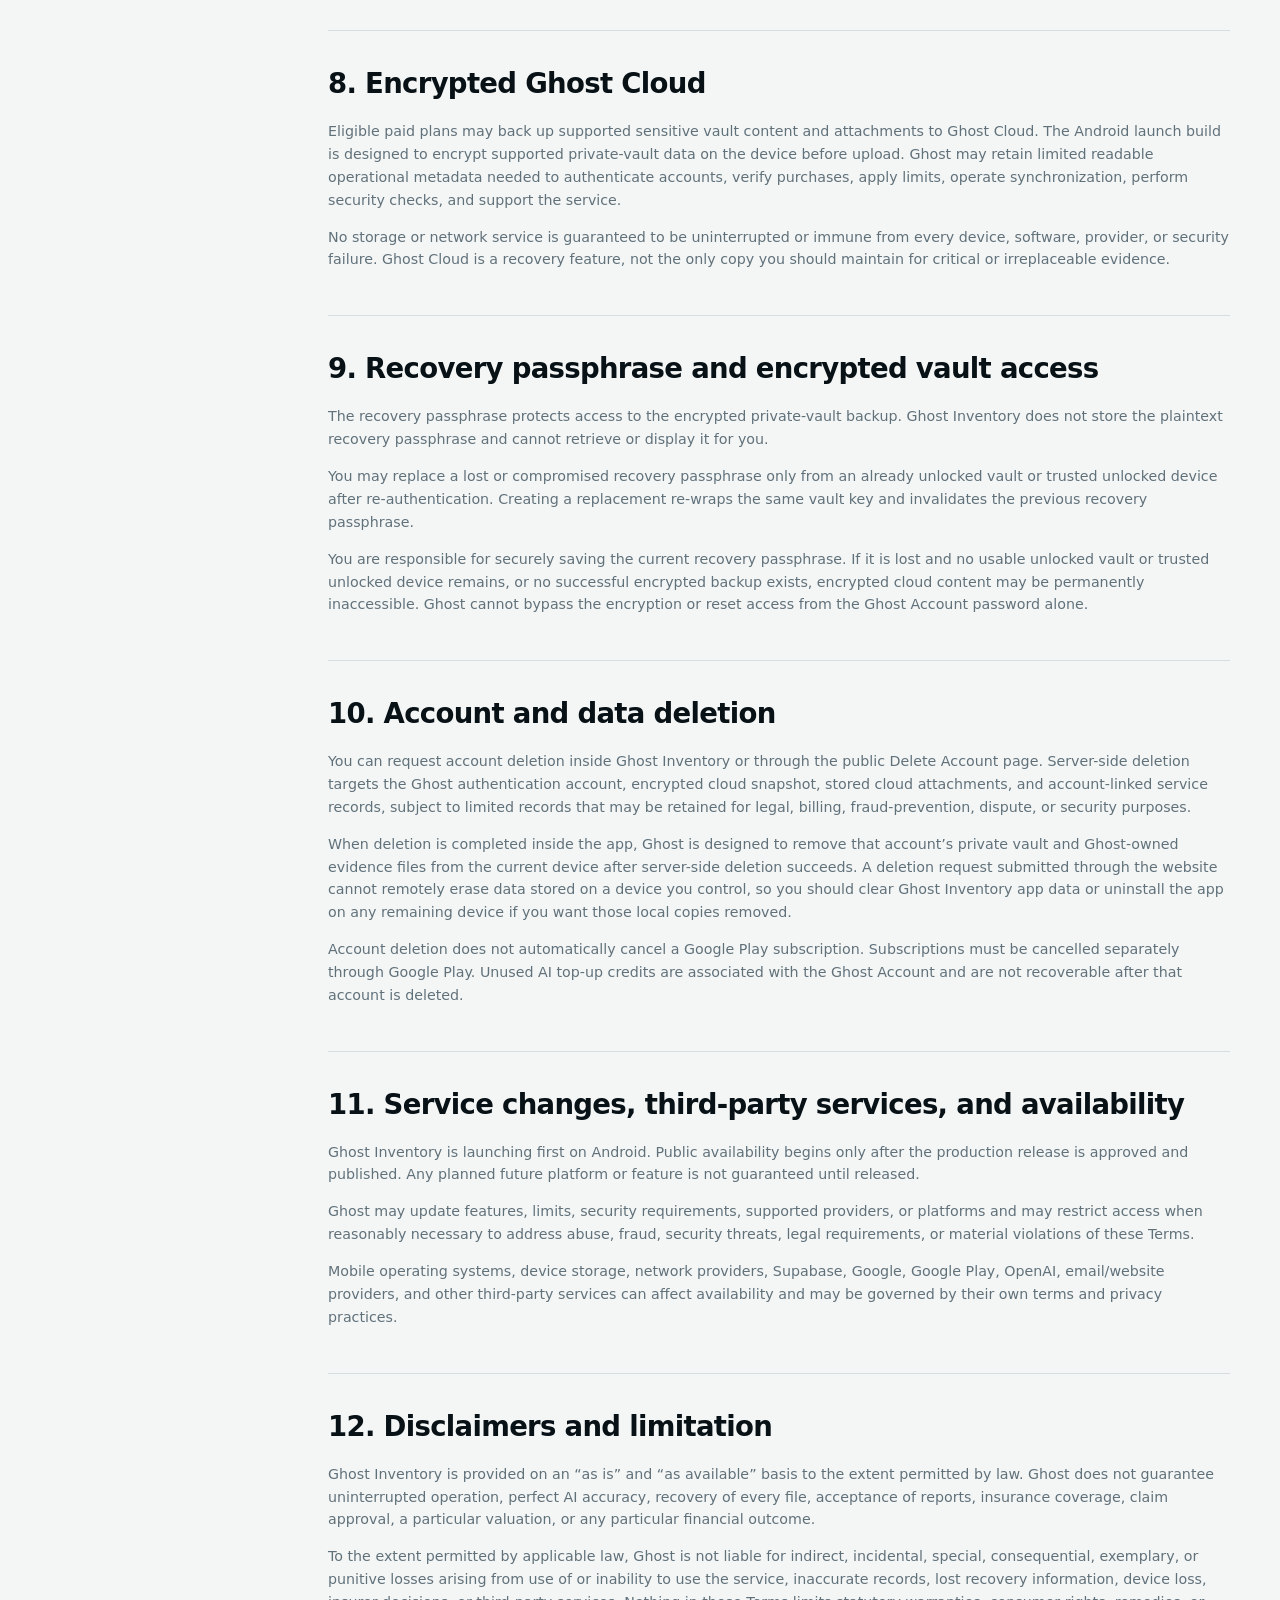
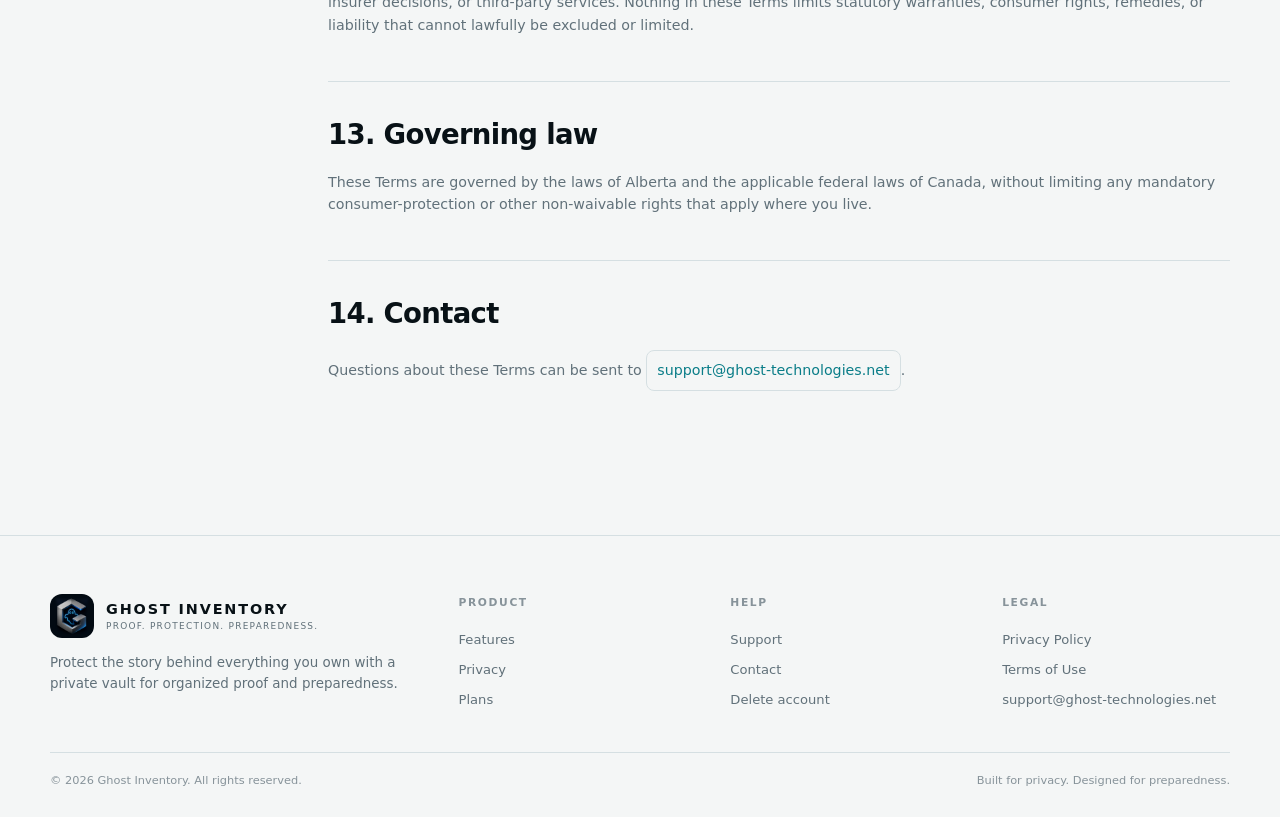
<file: terms/index.html>
<!DOCTYPE html>

<html lang="en"><head><meta charset="utf-8"/><meta content="width=device-width,initial-scale=1" name="viewport"/><title>Terms of Use | Ghost Inventory</title><meta content="Terms governing Ghost Inventory accounts, Google Play subscriptions, Demo Mode, AI features, reports, encrypted Ghost Cloud, recovery-passphrase replacement and account deletion." name="description"/><meta content="#071015" name="theme-color"/><link href="https://ghost-technologies.net/terms/" rel="canonical"/><link href="/assets/images/icon-32.png" rel="icon" sizes="32x32"/><link href="/assets/images/icon-192.png" rel="apple-touch-icon"/><link href="/site.webmanifest" rel="manifest"/><meta content="Terms of Use | Ghost Inventory" property="og:title"/><meta content="Terms governing Ghost Inventory accounts, Google Play subscriptions, Demo Mode, AI features, reports, encrypted Ghost Cloud, recovery-passphrase replacement and account deletion." property="og:description"/><meta content="website" property="og:type"/><meta content="https://ghost-technologies.net/assets/images/ghost-inventory-icon.png" property="og:image"/><meta content="https://ghost-technologies.net/terms/" property="og:url"/><meta content="summary_large_image" name="twitter:card"/><link href="/assets/css/styles-v7.css" rel="stylesheet"/></head><body>
<a class="skip-link" href="#main">Skip to content</a><div class="ambient"></div><canvas aria-hidden="true" class="network-bg"></canvas>
<header class="site-header"><div class="shell"><nav aria-label="Primary navigation" class="nav-wrap">
<a class="brand" href="/"><img alt="" src="/assets/images/ghost-inventory-icon.png"/><span class="brand-wordmark"><strong>GHOST INVENTORY</strong><span>Proof. Protection. Preparedness.</span></span></a>
<div class="nav-links" data-nav-links=""><a href="/">Home</a><a href="/#features">Features</a><a href="/#security">Privacy</a><a href="/#plans">Plans</a><a href="/support/">Support</a></div><div class="nav-actions"><button aria-label="Switch theme" class="icon-btn" data-theme-toggle="" type="button">☀</button><a class="nav-cta" href="/#plans">View plans</a><button aria-expanded="false" aria-label="Open navigation" class="menu-btn" data-mobile-menu="" type="button">☰</button></div>
</nav></div></header><main id="main">
<section class="legal-hero"><div class="shell"><div class="kicker">Terms of use</div><h1>Clear expectations for a product built around trust.</h1><p>These terms govern use of Ghost Inventory, Demo Mode, AI-assisted features, reports, encrypted Ghost Cloud, recovery access and related support services.</p><div class="legal-meta"><span class="meta-chip">Effective: August 25, 2026</span><span class="meta-chip">Version: 2026-08-25</span><span class="meta-chip">Ghost Inventory</span></div></div></section>
<div class="shell legal-layout"><aside class="toc"><strong>On this page</strong><a href="#acceptance">Acceptance</a><a href="#accounts">Accounts</a><a href="#plans">Plans &amp; billing</a><a href="#content">Your content</a><a href="#demo">Demo Mode</a><a href="#ai">AI features</a><a href="#reports">Reports &amp; claims</a><a href="#cloud">Ghost Cloud</a><a href="#recovery">Recovery passphrase</a><a href="#deletion">Account deletion</a><a href="#availability">Availability</a><a href="#liability">Disclaimers</a><a href="#law">Governing law</a><a href="#contact">Contact</a></aside><article class="legal-content"><section class="legal-section" id="acceptance"><h2>1. Acceptance</h2><p>By creating an account, accepting these Terms in the app, or using Ghost Inventory, you agree to these Terms of Use and acknowledge the Privacy Policy. If you do not agree, do not use the service.</p><p>Optional consent to receive product news or preparedness tips is separate from the acceptance required to use Ghost Inventory and can be changed later.</p><p>If you are not legally able to enter a binding agreement where you live, use Ghost Inventory only with the involvement and permission of a parent, guardian, or other person legally authorized to act for you.</p></section><section class="legal-section" id="accounts"><h2>2. Accounts and security</h2><p>You are responsible for providing accurate account information, protecting your sign-in credentials, controlling access to your devices, and promptly reporting suspected unauthorized access. Optional Google Sign-In is provided through Google’s sign-in services and is also subject to the applicable Google terms.</p><p>Do not share passwords, recovery passphrases, encryption keys, or private-vault files with anyone who is not authorized to access them. Ghost Support will not ask you to send a plaintext recovery passphrase or private key.</p></section><section class="legal-section" id="plans"><h2>3. Free and paid plans; Google Play billing and AI top-ups</h2><p>Plan limits may differ for properties, rooms, items, AI scans, reports, and Ghost Cloud. Current limits appear in the app. The Free plan includes the limited monthly allowances shown in the app; paid plans provide the benefits shown in the app and applicable Google Play offer.</p><p>Paid subscriptions are purchased and managed through Google Play. Google Play shows the final localized price, billing period, applicable taxes, and purchase terms before payment. Auto-renewing subscriptions continue until cancelled through Google Play. Cancelling normally stops future renewal while paid access continues through the current paid period shown by Google Play. Deleting the app or Ghost Account does not automatically cancel a Google Play subscription.</p><p>AI scan top-ups are separate one-time Google Play purchases and do not auto-renew. Top-up scans are designed not to expire by time while they remain associated with an active Ghost Account, and the monthly plan allowance is consumed before available top-up scans. Top-up credits are service credits, are not transferable between Ghost Accounts, and are not cash or a stored-value account.</p><p>Google Play controls the applicable purchase, refund, and chargeback process. If Google Play reports that a top-up was refunded, reversed, charged back, or voided, Ghost may revoke the credits attributable to that purchase. If some of those bonus credits were already consumed, Ghost may offset the corresponding amount against future bonus-credit availability to prevent duplicate value.</p><p>When a paid entitlement expires or the account is otherwise downgraded to the Free plan, Ghost does not delete the existing local vault solely because of the downgrade. Existing local records remain available, while new activity can be limited by the current Free plan. New Ghost Cloud backups are paused.</p><p>If an eligible encrypted Ghost Cloud backup exists when the account moves from a paid plan to Free, Ghost may keep the latest encrypted snapshot and its encrypted cloud attachments available for restore for up to 90 days after the downgrade. After that period, the retained backup is blocked from restore and queued for deletion through Ghost’s scheduled retention process. Resubscribing after the retention period has expired does not make an already-expired backup restorable again.</p></section><section class="legal-section" id="content"><h2>4. Your content and responsibilities</h2><p>You retain responsibility for the records and files you add. You must have the right to photograph, upload, store, process, export, and share that content. Do not use Ghost Inventory to store unlawful content, violate another person’s rights, bypass security, abuse AI services, or interfere with the service.</p><p>You are responsible for reviewing item details, values, attachments, claim information, and reports; keeping original documents where appropriate; and updating records when ownership, condition, coverage, or value changes.</p><p>Do not submit media containing unrelated people or highly sensitive personal information unless you have a legitimate reason and the right to process that information.</p></section><section class="legal-section" id="demo"><h2>5. Demo Mode</h2><p>Demo Mode is a read-only sample experience kept separate from a real Ghost Account and private vault. Demo actions use sample content and do not create permanent inventory records, consume real AI credits or the Free monthly report allowance, make real purchases, or perform real Ghost Cloud backup and restore.</p><p>Demo previews are educational examples only. They are not evidence of ownership, appraisals, insurance advice, claim submissions, or user records.</p></section><section class="legal-section" id="ai"><h2>6. AI Scan, Batch AI, Document Organizer, and Walkthrough AI</h2><p>AI-assisted features are optional. AI Scan analyzes an item image you deliberately submit. Batch AI can analyze up to 5 selected item photos as separate scans. Document Organizer can analyze up to 5 selected receipt/document files at a time; in the Android launch build, the first page of a PDF is used for AI analysis. Normal Walkthrough AI analyzes prepared still views extracted locally from a temporary room recording rather than sending the full temporary recording as the normal analysis payload.</p><p>Walkthrough AI credit accounting is item-oriented: a usable distinct item can consume one scan credit, while empty or unclear views, automatic retry, repeated analyzed views of the same serialized item within the Walkthrough, and bounded value verification do not create an additional user credit for that same found item.</p><p>AI output can be inaccurate, incomplete, or outdated. Suggested names, categories, brands, models, serial information, conditions, document matches, confidence, and replacement-value guidance must be reviewed before saving or confirming changes. AI guidance is not a professional appraisal, insurance valuation, coverage decision, settlement amount, or promise of reimbursement.</p><p>High-value, rare, collectible, jewellery, artwork, antique, vehicle, or specialized items may require a qualified professional appraisal, provenance records, or other independent evidence. Ghost may intentionally provide a broad range or recommend appraisal rather than claim unsupported precision.</p></section><section class="legal-section" id="reports"><h2>7. Reports, Claim Center, and insurance preparedness</h2><p>Summary Reports, Claim Snapshots, Full Evidence Reports, Claim Center, readiness guidance, and related exports organize user-selected inventory, incident information, and supporting files for preparedness and communication with insurers or other authorized recipients.</p><p>Ghost Inventory is not an insurer, insurance broker, adjuster, lawyer, or professional appraiser. A Ghost report or readiness score does not create insurance coverage, prove ownership by itself, determine cause of loss or claim eligibility, provide a legal certification, require an insurer to accept a record or stated value, or guarantee reimbursement.</p><p>You control when and with whom reports or claim evidence are shared. Follow your policy, insurer, legal, and professional requirements and keep original source documents when appropriate.</p></section><section class="legal-section" id="cloud"><h2>8. Encrypted Ghost Cloud</h2><p>Eligible paid plans may back up supported sensitive vault content and attachments to Ghost Cloud. The Android launch build is designed to encrypt supported private-vault data on the device before upload. Ghost may retain limited readable operational metadata needed to authenticate accounts, verify purchases, apply limits, operate synchronization, perform security checks, and support the service.</p><p>No storage or network service is guaranteed to be uninterrupted or immune from every device, software, provider, or security failure. Ghost Cloud is a recovery feature, not the only copy you should maintain for critical or irreplaceable evidence.</p></section><section class="legal-section" id="recovery"><h2>9. Recovery passphrase and encrypted vault access</h2><p>The recovery passphrase protects access to the encrypted private-vault backup. Ghost Inventory does not store the plaintext recovery passphrase and cannot retrieve or display it for you.</p><p>You may replace a lost or compromised recovery passphrase only from an already unlocked vault or trusted unlocked device after re-authentication. Creating a replacement re-wraps the same vault key and invalidates the previous recovery passphrase.</p><p>You are responsible for securely saving the current recovery passphrase. If it is lost and no usable unlocked vault or trusted unlocked device remains, or no successful encrypted backup exists, encrypted cloud content may be permanently inaccessible. Ghost cannot bypass the encryption or reset access from the Ghost Account password alone.</p></section><section class="legal-section" id="deletion"><h2>10. Account and data deletion</h2><p>You can request account deletion inside Ghost Inventory or through the public Delete Account page. Server-side deletion targets the Ghost authentication account, encrypted cloud snapshot, stored cloud attachments, and account-linked service records, subject to limited records that may be retained for legal, billing, fraud-prevention, dispute, or security purposes.</p><p>When deletion is completed inside the app, Ghost is designed to remove that account’s private vault and Ghost-owned evidence files from the current device after server-side deletion succeeds. A deletion request submitted through the website cannot remotely erase data stored on a device you control, so you should clear Ghost Inventory app data or uninstall the app on any remaining device if you want those local copies removed.</p><p>Account deletion does not automatically cancel a Google Play subscription. Subscriptions must be cancelled separately through Google Play. Unused AI top-up credits are associated with the Ghost Account and are not recoverable after that account is deleted.</p></section><section class="legal-section" id="availability"><h2>11. Service changes, third-party services, and availability</h2><p>Ghost Inventory is launching first on Android. Public availability begins only after the production release is approved and published. Any planned future platform or feature is not guaranteed until released.</p><p>Ghost may update features, limits, security requirements, supported providers, or platforms and may restrict access when reasonably necessary to address abuse, fraud, security threats, legal requirements, or material violations of these Terms.</p><p>Mobile operating systems, device storage, network providers, Supabase, Google, Google Play, OpenAI, email/website providers, and other third-party services can affect availability and may be governed by their own terms and privacy practices.</p></section><section class="legal-section" id="liability"><h2>12. Disclaimers and limitation</h2><p>Ghost Inventory is provided on an “as is” and “as available” basis to the extent permitted by law. Ghost does not guarantee uninterrupted operation, perfect AI accuracy, recovery of every file, acceptance of reports, insurance coverage, claim approval, a particular valuation, or any particular financial outcome.</p><p>To the extent permitted by applicable law, Ghost is not liable for indirect, incidental, special, consequential, exemplary, or punitive losses arising from use of or inability to use the service, inaccurate records, lost recovery information, device loss, insurer decisions, or third-party services. Nothing in these Terms limits statutory warranties, consumer rights, remedies, or liability that cannot lawfully be excluded or limited.</p></section><section class="legal-section" id="law"><h2>13. Governing law</h2><p>These Terms are governed by the laws of Alberta and the applicable federal laws of Canada, without limiting any mandatory consumer-protection or other non-waivable rights that apply where you live.</p></section><section class="legal-section" id="contact"><h2>14. Contact</h2><p>Questions about these Terms can be sent to <a class="email-box" href="mailto:support@ghost-technologies.net?subject=Ghost%20Inventory%20Terms%20Question">support@ghost-technologies.net</a>.</p></section></article></div></main><footer class="site-footer"><div class="shell"><div class="footer-grid">
<div class="footer-brand"><a class="brand" href="/"><img alt="" src="/assets/images/ghost-inventory-icon.png"/><span class="brand-wordmark"><strong>GHOST INVENTORY</strong><span>Proof. Protection. Preparedness.</span></span></a><p>Protect the story behind everything you own with a private vault for organized proof and preparedness.</p></div>
<div class="footer-col"><h4>Product</h4><a href="/#features">Features</a><a href="/#security">Privacy</a><a href="/#plans">Plans</a></div>
<div class="footer-col"><h4>Help</h4><a href="/support/">Support</a><a href="/contact/">Contact</a><a href="/delete-account/">Delete account</a></div>
<div class="footer-col"><h4>Legal</h4><a href="/privacy/">Privacy Policy</a><a href="/terms/">Terms of Use</a><a href="mailto:support@ghost-technologies.net">support@ghost-technologies.net</a></div>
</div><div class="footer-bottom"><span>© <span data-year=""></span> Ghost Inventory. All rights reserved.</span><span>Built for privacy. Designed for preparedness.</span></div></div></footer><script defer="" src="/assets/js/main-v7.js"></script></body></html>
</file>
<file: assets/css/styles-v7.css>
:root{
  --bg:#071015;
  --bg-soft:#0a141a;
  --surface:#0d171d;
  --surface-2:#111d24;
  --surface-3:#15232b;
  --text:#f4f7f8;
  --muted:#91a0a8;
  --subtle:#66767f;
  --line:#24343d;
  --line-strong:#344952;
  --cyan:#77edf5;
  --cyan-deep:#26b9c4;
  --green:#7bd6a1;
  --gold:#cdb26b;
  --gold-soft:#8f7740;
  --shadow:0 24px 70px rgba(0,0,0,.34);
  --max:1180px;
  --radius:18px;
  color-scheme:dark;
}
:root[data-theme="light"]{
  --bg:#f4f6f6;
  --bg-soft:#edf1f2;
  --surface:#ffffff;
  --surface-2:#f6f8f8;
  --surface-3:#ebf1f2;
  --text:#081116;
  --muted:#61717a;
  --subtle:#87939a;
  --line:#d5dfe2;
  --line-strong:#c0ced2;
  --cyan:#0a7d88;
  --cyan-deep:#086773;
  --green:#247b53;
  --gold:#7c611f;
  --gold-soft:#ae9453;
  --shadow:0 22px 58px rgba(26,48,58,.11);
  color-scheme:light;
}
*{box-sizing:border-box}
html{scroll-behavior:smooth}
body{margin:0;background:var(--bg);color:var(--text);font-family:Inter,ui-sans-serif,system-ui,-apple-system,BlinkMacSystemFont,"Segoe UI",sans-serif;line-height:1.6;overflow-x:hidden;-webkit-font-smoothing:antialiased;text-rendering:optimizeLegibility}
a{color:inherit;text-decoration:none}
img{display:block;max-width:100%}
button,input,textarea{font:inherit}
::selection{background:rgba(119,237,245,.22);color:var(--text)}
.shell{width:min(var(--max),calc(100% - 48px));margin-inline:auto}
.ambient{position:fixed;inset:0;z-index:-5;pointer-events:none;background:radial-gradient(circle at 83% 4%,rgba(119,237,245,.08),transparent 26%),linear-gradient(180deg,var(--bg),var(--bg-soft) 48%,var(--bg));}
body:before{content:"";position:fixed;inset:0;z-index:-4;pointer-events:none;background:linear-gradient(180deg,rgba(255,255,255,.018),transparent 22%);}
.skip-link{position:fixed;left:18px;top:-80px;z-index:1000;background:var(--cyan);color:#031519;padding:10px 14px;border-radius:9px;font-weight:800}.skip-link:focus{top:18px}

/* Header */
.site-header{position:sticky;top:0;z-index:50;padding:14px 0;background:color-mix(in srgb,var(--bg) 88%,transparent);backdrop-filter:blur(18px);-webkit-backdrop-filter:blur(18px);border-bottom:1px solid color-mix(in srgb,var(--line) 55%,transparent)}
.nav-wrap{display:flex;align-items:center;justify-content:space-between;gap:24px;min-height:58px}
.brand{display:flex;align-items:center;gap:12px;min-width:max-content}.brand img{width:44px;height:44px;border-radius:12px}.brand-wordmark{display:flex;flex-direction:column;line-height:1.05}.brand-wordmark strong{font-size:.9rem;letter-spacing:.13em}.brand-wordmark span{margin-top:5px;font-size:.56rem;letter-spacing:.14em;text-transform:uppercase;color:var(--muted)}
.nav-links{display:flex;align-items:center;gap:24px}.nav-links a{font-size:.84rem;color:var(--muted);font-weight:650}.nav-links a:hover,.nav-links a[aria-current="page"]{color:var(--text)}
.nav-actions{display:flex;align-items:center;gap:10px}.icon-btn,.menu-btn{width:40px;height:40px;display:grid;place-items:center;border:1px solid var(--line);border-radius:11px;background:var(--surface);color:var(--cyan);cursor:pointer}.menu-btn{display:none}.nav-cta{min-height:40px;display:inline-flex;align-items:center;padding:0 14px;border:1px solid var(--line-strong);border-radius:10px;background:var(--text);color:var(--bg);font-size:.78rem;font-weight:850}

/* Global typography */
.eyebrow,.kicker,.card-kicker{font-size:.69rem;letter-spacing:.18em;text-transform:uppercase;font-weight:850;color:var(--cyan)}
.kicker-gold{color:var(--gold)}
.section{padding:112px 0;border-top:1px solid color-mix(in srgb,var(--line) 72%,transparent)}
.section-head{max-width:720px;margin-bottom:44px}.section-head.center{text-align:center;margin-inline:auto}.section h2,.legal-hero h1{font-size:clamp(2.45rem,4.6vw,4.45rem);line-height:1.03;letter-spacing:-.05em;margin:12px 0 18px}.section-head p,.legal-hero p{font-size:1.02rem;color:var(--muted);margin:0}

/* Buttons */
.hero-actions{display:flex;gap:11px;flex-wrap:wrap;margin-top:30px}.btn{display:inline-flex;align-items:center;justify-content:center;min-height:49px;padding:12px 18px;border-radius:11px;border:1px solid var(--line);font-weight:800;font-size:.88rem;transition:transform .18s ease,border-color .18s ease,background .18s ease}.btn:hover{transform:translateY(-1px);border-color:var(--line-strong)}.btn-primary{border-color:transparent;background:var(--cyan);color:#03171b}.btn-secondary{background:var(--surface);color:var(--text)}

/* Hero */
.hero-section{padding:102px 0 88px;min-height:740px;display:grid;align-items:center}
.hero-grid{display:grid;grid-template-columns:minmax(0,1.02fr) minmax(440px,.98fr);gap:72px;align-items:center}
.status-pill{display:inline-flex;align-items:center;gap:8px;padding:7px 10px;margin-bottom:23px;border:1px solid rgba(123,214,161,.18);border-radius:999px;color:var(--green);font-size:.72rem;font-weight:760;background:rgba(123,214,161,.05)}.status-dot{width:7px;height:7px;border-radius:50%;background:var(--green);box-shadow:0 0 0 5px rgba(123,214,161,.07)}
.hero-copy h1{font-size:clamp(3.8rem,6.5vw,6.5rem);line-height:.94;letter-spacing:-.065em;margin:14px 0 25px;max-width:760px}.hero-lead{max-width:680px;font-size:clamp(1.05rem,1.5vw,1.18rem);line-height:1.75;color:var(--muted)}.hero-micro{margin-top:25px;font-size:.77rem;color:var(--subtle);letter-spacing:.02em}
.hero-visual{position:relative;min-height:520px;display:flex;align-items:center;justify-content:flex-end}.hero-visual:before{content:"";position:absolute;right:8%;top:6%;width:390px;height:390px;border-radius:50%;background:radial-gradient(circle,rgba(119,237,245,.12),transparent 68%);filter:blur(8px)}
.hero-emblem{position:absolute;left:2%;top:33px;z-index:3;width:184px;height:184px;padding:10px;border-radius:32px;background:var(--bg);border:1px solid rgba(119,237,245,.18);box-shadow:0 28px 65px rgba(0,0,0,.34)}.hero-emblem img{width:100%;height:100%;border-radius:24px}
.product-console{position:relative;z-index:2;width:min(100%,470px);margin-top:92px;padding:24px;border:1px solid var(--line-strong);border-radius:22px;background:linear-gradient(180deg,var(--surface-2),var(--surface));box-shadow:var(--shadow)}
.console-header{display:flex;justify-content:space-between;gap:12px;align-items:center;padding-bottom:18px;border-bottom:1px solid var(--line)}.console-header span{font-size:.61rem;letter-spacing:.16em;font-weight:850}.console-header b{font-size:.58rem;letter-spacing:.13em;color:var(--green)}
.console-title{padding:24px 0}.console-title strong{display:block;font-size:1.35rem;letter-spacing:-.025em}.console-title span{display:block;color:var(--muted);font-size:.82rem;margin-top:7px}.console-grid{display:grid;grid-template-columns:1fr 1fr;border:1px solid var(--line);border-radius:14px;overflow:hidden}.console-cell{min-height:105px;padding:17px;border-right:1px solid var(--line);border-bottom:1px solid var(--line)}.console-cell:nth-child(2n){border-right:0}.console-cell:nth-child(n+3){border-bottom:0}.console-cell small{display:block;color:var(--cyan);font-size:.56rem;letter-spacing:.14em;font-weight:800}.console-cell strong{display:block;margin-top:9px;font-size:.82rem;line-height:1.45}

/* Trust band */
.trust-band{border-top:1px solid var(--line);border-bottom:1px solid var(--line);background:color-mix(in srgb,var(--surface) 58%,transparent)}.trust-grid{display:grid;grid-template-columns:repeat(4,1fr)}.trust-grid>div{padding:24px 24px;border-right:1px solid var(--line)}.trust-grid>div:first-child{padding-left:0}.trust-grid>div:last-child{border-right:0;padding-right:0}.trust-grid strong{display:block;font-size:.83rem}.trust-grid span{display:block;margin-top:5px;color:var(--muted);font-size:.72rem;line-height:1.5}

/* Intro */
.split-intro{display:grid;grid-template-columns:.88fr 1.12fr;gap:86px;align-items:start}.split-intro .section-head{position:sticky;top:116px;margin:0}.intro-stack{border-top:1px solid var(--line)}.value-card{display:grid;grid-template-columns:46px 1fr;column-gap:18px;padding:27px 0;border-bottom:1px solid var(--line)}.value-index{grid-row:1/3;color:var(--cyan);font-size:.67rem;letter-spacing:.16em}.value-card h3{margin:0 0 7px;font-size:1.26rem;letter-spacing:-.02em}.value-card p{margin:0;color:var(--muted);font-size:.9rem}

/* Capabilities */
.capabilities-section{background:color-mix(in srgb,var(--surface) 35%,transparent)}.capabilities-grid{display:grid;grid-template-columns:repeat(12,1fr);gap:14px}.capability-card{grid-column:span 4;min-height:270px;padding:27px;border:1px solid var(--line);border-radius:var(--radius);background:var(--surface)}.capability-card-large{grid-column:span 8;background:linear-gradient(145deg,var(--surface-2),var(--surface));min-height:340px}.capability-card h3{font-size:1.45rem;line-height:1.14;letter-spacing:-.03em;margin:18px 0 11px;max-width:520px}.capability-card p{color:var(--muted);font-size:.9rem;max-width:640px;margin:0}.feature-foot{margin-top:34px;padding-top:18px;border-top:1px solid var(--line);font-size:.6rem;letter-spacing:.14em;color:var(--subtle);font-weight:800}

/* Process */
.process-grid{display:grid;grid-template-columns:repeat(4,1fr);border-top:1px solid var(--line);border-bottom:1px solid var(--line)}.process-step{padding:29px 25px 31px;border-right:1px solid var(--line);min-height:230px}.process-step:first-child{padding-left:0}.process-step:last-child{border-right:0;padding-right:0}.process-num{display:block;color:var(--cyan);font-size:.66rem;letter-spacing:.16em;margin-bottom:36px}.process-step h3{font-size:1.3rem;margin:0 0 8px}.process-step p{margin:0;color:var(--muted);font-size:.85rem}

/* Evidence / claims */
.evidence-section{background:linear-gradient(180deg,color-mix(in srgb,var(--gold-soft) 4%,var(--bg)),var(--bg));}.evidence-grid{display:grid;grid-template-columns:.92fr 1.08fr;gap:80px;align-items:center}.evidence-copy h2{font-size:clamp(2.6rem,4.7vw,4.7rem);line-height:1.02;letter-spacing:-.052em;margin:12px 0 18px}.evidence-copy p{color:var(--muted);max-width:620px}.clean-list{list-style:none;margin:24px 0 0;padding:0;display:grid;gap:11px}.clean-list li{position:relative;padding-left:20px;color:var(--text);font-size:.88rem}.clean-list li:before{content:"";position:absolute;left:0;top:.68em;width:6px;height:6px;border-radius:50%;background:var(--cyan)}.gold-list li:before{background:var(--gold)}
.report-stage{position:relative;min-height:525px}.report-paper{position:absolute;width:320px;height:415px;padding:28px;border-radius:8px;background:#f4f1e9;color:#172028;box-shadow:0 30px 75px rgba(0,0,0,.34);border:1px solid rgba(205,178,107,.22)}.report-paper-back{left:16px;top:38px;transform:rotate(-6deg);opacity:.72}.report-paper-front{right:22px;top:70px;transform:rotate(3deg)}.report-paper span{display:block;color:#5d6a70;font-size:.58rem;letter-spacing:.18em;font-weight:900}.report-paper b{display:block;font-size:1.05rem;margin:15px 0 18px;letter-spacing:.02em}.report-paper i{display:block;height:8px;border-radius:3px;background:#dfe3df;margin:10px 0}.report-photo{height:155px;border-radius:5px;overflow:hidden;background:#d8d4ca}.report-photo img{width:100%;height:100%;object-fit:cover}.report-lines{margin-top:17px}.report-lines i:nth-child(2){width:82%}.report-lines i:nth-child(3){width:91%}.report-lines i:nth-child(4){width:68%}.report-paper small{display:block;color:#6b7479;font-size:.6rem;margin-top:14px}

/* Assurance */
.assurance-grid{display:grid;grid-template-columns:1fr .95fr;gap:84px;align-items:center}.assurance-copy p{color:var(--muted);max-width:650px}.assurance-panel{padding:28px;border:1px solid var(--line-strong);border-radius:20px;background:var(--surface);box-shadow:var(--shadow)}.assurance-panel-head{display:flex;justify-content:space-between;gap:20px;padding-bottom:18px;border-bottom:1px solid var(--line)}.assurance-panel-head span{font-size:.6rem;letter-spacing:.16em;color:var(--subtle);font-weight:850}.assurance-panel-head b{font-size:.62rem;letter-spacing:.14em;color:var(--green)}.assurance-row{display:flex;justify-content:space-between;gap:28px;padding:18px 0;border-bottom:1px solid var(--line)}.assurance-row strong{font-size:.82rem}.assurance-row span{max-width:235px;text-align:right;color:var(--muted);font-size:.73rem}.assurance-panel>small{display:block;margin-top:18px;color:var(--subtle);font-size:.65rem}

/* Pricing */
.pricing-grid-new{display:grid;grid-template-columns:repeat(3,1fr);gap:14px;align-items:stretch}.plan-card{position:relative;display:flex;flex-direction:column;min-height:500px;padding:29px;border:1px solid var(--line);border-radius:18px;background:var(--surface)}.plan-card.featured{border-color:rgba(119,237,245,.45);box-shadow:0 25px 70px rgba(0,0,0,.25)}.plan-badge{position:absolute;right:18px;top:17px;font-size:.54rem;letter-spacing:.14em;color:var(--cyan);font-weight:900}.plan-name span{display:block;color:var(--muted);font-size:.62rem;letter-spacing:.16em;font-weight:900}.plan-name strong{display:block;font-size:3rem;line-height:1;margin-top:19px;letter-spacing:-.055em}.plan-name small{display:block;margin-top:6px;color:var(--muted);font-size:.72rem}.annual{margin-top:8px;color:var(--cyan);font-size:.76rem;font-weight:800}.plan-card>p{color:var(--muted);font-size:.88rem}.plan-card ul{list-style:none;padding:0;margin:20px 0 28px;display:grid;gap:10px}.plan-card li{font-size:.84rem}.plan-card li:before{content:"✓";color:var(--cyan);font-weight:900;margin-right:8px}.plan-card li.muted-li{color:var(--muted)}.plan-card li.muted-li:before{content:"•";color:var(--muted)}.plan-card .btn{margin-top:auto}.price-note{max-width:1000px;margin:22px auto 0;text-align:center;color:var(--muted);font-size:.74rem}.price-note a{color:var(--cyan);font-weight:800}

/* FAQ */
.faq-layout{display:grid;grid-template-columns:.8fr 1.2fr;gap:76px;align-items:start}.faq-layout .section-head{position:sticky;top:116px}.faq details{border-top:1px solid var(--line);padding:19px 0}.faq details:last-child{border-bottom:1px solid var(--line)}.faq summary{list-style:none;cursor:pointer;font-weight:800;display:flex;justify-content:space-between;gap:18px}.faq summary::-webkit-details-marker{display:none}.faq summary:after{content:"+";color:var(--cyan);font-size:1.1rem}.faq details[open] summary:after{content:"−"}.faq p{color:var(--muted);font-size:.88rem;max-width:760px}

/* Launch */
.launch-section{padding-top:86px}.launch-wrap{display:grid;grid-template-columns:1.2fr .8fr;gap:62px;align-items:center;padding:46px;border:1px solid var(--line-strong);border-radius:22px;background:var(--surface)}.launch-wrap h2{font-size:clamp(2.35rem,4.2vw,4rem);line-height:1.04;letter-spacing:-.05em;margin:12px 0 16px}.launch-wrap p{color:var(--muted);max-width:720px}.launch-card{min-height:225px;padding:28px;border:1px solid var(--line);border-radius:16px;background:var(--bg);display:flex;flex-direction:column;justify-content:center}.launch-card span{font-size:.59rem;letter-spacing:.16em;color:var(--cyan);font-weight:850}.launch-card strong{font-size:1.5rem;line-height:1.12;margin:17px 0}.launch-card small{color:var(--muted)}

/* Footer */
.site-footer{padding:58px 0 28px;border-top:1px solid var(--line);background:color-mix(in srgb,var(--bg) 92%,transparent)}.footer-grid{display:grid;grid-template-columns:1.6fr repeat(3,1fr);gap:44px}.footer-brand p{max-width:390px;color:var(--muted);font-size:.84rem}.footer-col{display:flex;flex-direction:column;gap:9px}.footer-col h4{margin:0 0 8px;color:var(--subtle);font-size:.67rem;letter-spacing:.15em;text-transform:uppercase}.footer-col a{font-size:.82rem;color:var(--muted)}.footer-col a:hover{color:var(--text)}.footer-bottom{display:flex;justify-content:space-between;gap:18px;margin-top:42px;padding-top:18px;border-top:1px solid var(--line);color:var(--subtle);font-size:.71rem}

/* Legal + support pages */
.network-bg{display:none!important}.hero{padding:76px 0;min-height:620px;display:grid;align-items:center}.hero h1{font-size:clamp(3rem,7vw,5.6rem);line-height:.95;letter-spacing:-.055em}.legal-hero{padding:86px 0 52px}.legal-hero .shell{max-width:980px}.legal-hero h1{max-width:900px}.legal-meta{display:flex;gap:8px;flex-wrap:wrap;margin-top:22px}.meta-chip{padding:7px 10px;border:1px solid var(--line);border-radius:999px;color:var(--muted);font-size:.69rem}.legal-layout{display:grid;grid-template-columns:230px minmax(0,1fr);gap:48px;padding-bottom:100px}.toc{position:sticky;top:112px;align-self:start;display:flex;flex-direction:column;gap:4px;padding:17px;border:1px solid var(--line);border-radius:14px;background:var(--surface)}.toc strong{font-size:.66rem;letter-spacing:.14em;text-transform:uppercase;color:var(--cyan);margin-bottom:8px}.toc a{padding:7px 8px;border-radius:7px;color:var(--muted);font-size:.76rem}.toc a:hover{color:var(--text);background:var(--surface-2)}.legal-content{min-width:0}.legal-section{padding:30px 0;border-top:1px solid var(--line)}.legal-section:first-child{border-top:0;padding-top:0}.legal-section h2{font-size:1.72rem;letter-spacing:-.025em;margin:0 0 15px}.legal-section h3{font-size:1.04rem;margin:24px 0 8px}.legal-section p,.legal-section li{color:var(--muted);font-size:.89rem}.legal-section a{color:var(--cyan)}.legal-section a.btn-primary{color:#03171b}.legal-section a.btn-secondary{color:var(--text)}:root[data-theme="light"] .legal-section a.btn-primary{color:#fff}.callout{padding:16px 18px;margin:18px 0;border-left:2px solid var(--cyan);background:rgba(119,237,245,.045);color:var(--muted);font-size:.85rem}.callout strong{color:var(--text)}.email-box{display:inline-block;padding:8px 10px;border:1px solid var(--line);border-radius:8px}.support-grid,.contact-grid{display:grid;grid-template-columns:repeat(2,1fr);gap:14px}.support-card,.contact-card{padding:25px;border:1px solid var(--line);border-radius:16px;background:var(--surface)}.support-card h2{font-size:1.48rem;line-height:1.15;letter-spacing:-.025em;margin:0 0 10px}.support-card h3,.contact-card h3{margin-top:0}.support-card p,.contact-card p{color:var(--muted);font-size:.89rem}.support-card .btn{margin-top:8px}.feature-icon{width:38px;height:38px;border-radius:10px;border:1px solid rgba(119,237,245,.18);background:rgba(119,237,245,.05);color:var(--cyan);display:grid;place-items:center;margin-bottom:16px}.micro{font-size:.74rem;color:var(--muted)}

/* Keep report paper and fixed dark console surfaces legible in light mode. */
:root[data-theme="light"] .product-console,:root[data-theme="light"] .hero-emblem,:root[data-theme="light"] .launch-card{box-shadow:var(--shadow)}

.reveal{opacity:0;transform:translateY(14px);transition:opacity .55s ease,transform .55s ease}.reveal.visible{opacity:1;transform:none}
@media(prefers-reduced-motion:reduce){html{scroll-behavior:auto}.reveal{opacity:1;transform:none;transition:none}.btn{transition:none}}

@media(max-width:1080px){
  .nav-links{display:none;position:absolute;left:24px;right:24px;top:77px;padding:12px;border:1px solid var(--line);border-radius:14px;background:var(--surface);box-shadow:var(--shadow);flex-direction:column;align-items:stretch;gap:2px}.nav-links.open{display:flex}.nav-links a{padding:10px}.menu-btn{display:grid}
  .hero-grid{grid-template-columns:1fr;gap:26px}.hero-section{padding-top:66px}.hero-copy{max-width:820px}.hero-visual{min-height:500px;justify-content:center}.hero-emblem{left:11%;}.product-console{margin-left:150px}
  .split-intro{grid-template-columns:1fr;gap:35px}.split-intro .section-head{position:relative;top:auto}.capability-card{grid-column:span 6}.capability-card-large{grid-column:span 12}.evidence-grid,.assurance-grid{gap:50px}.pricing-grid-new{grid-template-columns:1fr 1fr}.plan-card.featured{order:-1}.faq-layout{gap:46px}.launch-wrap{grid-template-columns:1fr}.legal-layout{grid-template-columns:1fr}.toc{position:relative;top:auto;flex-direction:row;flex-wrap:wrap}.toc strong{width:100%}
}
@media(max-width:780px){
  .shell{width:min(var(--max),calc(100% - 30px))}.nav-cta{display:none}.brand-wordmark span{display:none}.section{padding:82px 0}.hero-section{padding:50px 0 62px;min-height:auto}.hero-copy h1{font-size:clamp(3rem,14vw,4.9rem)}.hero-visual{min-height:465px}.hero-emblem{width:145px;height:145px;left:0;top:20px}.product-console{margin:88px 0 0 54px;width:calc(100% - 54px)}.trust-grid{grid-template-columns:1fr 1fr}.trust-grid>div{border-bottom:1px solid var(--line)}.trust-grid>div:nth-child(2){border-right:0}.trust-grid>div:nth-last-child(-n+2){border-bottom:0}.trust-grid>div:first-child{padding-left:20px}.trust-grid>div:last-child{padding-right:20px}.capability-card,.capability-card-large{grid-column:span 12}.process-grid{grid-template-columns:1fr 1fr}.process-step{border-bottom:1px solid var(--line)}.process-step:nth-child(2){border-right:0}.process-step:nth-last-child(-n+2){border-bottom:0}.process-step:first-child{padding-left:25px}.process-step:last-child{padding-right:25px}.evidence-grid,.assurance-grid{grid-template-columns:1fr}.report-stage{min-height:470px}.faq-layout{grid-template-columns:1fr;gap:22px}.faq-layout .section-head{position:relative;top:auto}.pricing-grid-new{grid-template-columns:1fr}.footer-grid{grid-template-columns:1fr 1fr}.footer-brand{grid-column:1/-1}.support-grid,.contact-grid{grid-template-columns:1fr}.legal-hero{padding-top:55px}
}
@media(max-width:520px){
  .hero-actions .btn{width:100%}.hero-visual{min-height:445px}.hero-emblem{width:122px;height:122px}.product-console{margin-left:28px;width:calc(100% - 28px);padding:18px}.console-grid{grid-template-columns:1fr}.console-cell{border-right:0!important;border-bottom:1px solid var(--line)!important;min-height:auto}.console-cell:last-child{border-bottom:0!important}.trust-grid{grid-template-columns:1fr}.trust-grid>div{border-right:0;border-bottom:1px solid var(--line)!important;padding:18px 0!important}.trust-grid>div:last-child{border-bottom:0!important}.process-grid{grid-template-columns:1fr}.process-step{border-right:0;border-bottom:1px solid var(--line)!important;padding:24px 0!important}.process-step:last-child{border-bottom:0!important}.report-stage{min-height:390px}.report-paper{width:245px;height:330px;padding:20px}.report-paper-back{left:0}.report-paper-front{right:0}.report-photo{height:110px}.assurance-row{display:block}.assurance-row span{display:block;text-align:left;margin-top:6px}.launch-wrap{padding:28px 22px}.footer-grid{grid-template-columns:1fr}.footer-brand{grid-column:auto}.footer-bottom{flex-direction:column}.legal-section h2{font-size:1.45rem}
}

/* Premium Consumer Brand homepage */
.consumer-home{--consumer-cream:#f4f0e9;--consumer-ink:#182026;--consumer-warm:#d7c8b6;--consumer-gold:#b89c66;--consumer-soft:#e9e4dc}
.consumer-home .ambient{background:radial-gradient(circle at 78% 2%,rgba(119,237,245,.08),transparent 24%),linear-gradient(180deg,#071015 0,#0b171d 25%,var(--bg) 48%,var(--bg-soft) 100%)}
.consumer-header .nav-wrap{padding-inline:2px}
.consumer-header .brand-wordmark span{letter-spacing:.11em}
.consumer-hero{padding:90px 0 96px;overflow:hidden}
.consumer-hero-grid{display:grid;grid-template-columns:minmax(0,.95fr) minmax(500px,1.05fr);gap:70px;align-items:center}
.consumer-eyebrow{font-size:.72rem;letter-spacing:.18em;text-transform:uppercase;color:var(--cyan);font-weight:850}
.consumer-hero-copy h1{font-size:clamp(4rem,6.9vw,7rem);line-height:.92;letter-spacing:-.067em;margin:17px 0 27px;max-width:780px}
.consumer-hero-copy h1 span{font-family:Georgia,"Times New Roman",serif;font-weight:500;font-style:italic;color:#d7e0e2;letter-spacing:-.045em}
:root[data-theme="light"] .consumer-hero-copy h1 span{color:#44545b}
.consumer-hero-copy>p{max-width:660px;color:var(--muted);font-size:1.08rem;line-height:1.78}
.consumer-trust-line{display:flex;gap:20px;flex-wrap:wrap;margin-top:27px;padding-top:22px;border-top:1px solid var(--line)}
.consumer-trust-line span{font-size:.75rem;color:var(--muted)}
.consumer-trust-line span:before{content:"•";color:var(--cyan);margin-right:8px}
.consumer-hero-stage{position:relative;min-height:610px}
.consumer-hero-stage:before{content:"";position:absolute;inset:8% 7% 2% 12%;border-radius:46% 54% 50% 50%;background:radial-gradient(circle,rgba(119,237,245,.14),rgba(119,237,245,.025) 45%,transparent 70%);filter:blur(10px)}
.consumer-photo-card{position:absolute;overflow:hidden;border-radius:26px;border:1px solid rgba(255,255,255,.08);box-shadow:0 30px 80px rgba(0,0,0,.38);background:#10191f}
.consumer-photo-card img{width:100%;height:100%;object-fit:cover}
.photo-card-main{width:355px;height:430px;right:32px;top:20px;transform:rotate(2deg)}
.photo-card-small{width:210px;height:260px;left:18px;bottom:26px;transform:rotate(-4deg)}
.photo-caption{position:absolute;left:0;right:0;bottom:0;padding:28px 20px 18px;background:linear-gradient(transparent,rgba(5,10,13,.92));color:#fff}.photo-caption span{display:block;font-size:.56rem;letter-spacing:.14em;text-transform:uppercase;color:#a9dce1}.photo-caption strong{display:block;margin-top:4px;font-size:.9rem}
.consumer-vault-card{position:absolute;z-index:5;left:120px;top:64px;width:270px;padding:22px;border:1px solid rgba(119,237,245,.18);border-radius:20px;background:rgba(8,16,21,.93);box-shadow:0 28px 70px rgba(0,0,0,.35);backdrop-filter:blur(16px);color:#f4f7f8}
.vault-brand{display:flex;align-items:center;gap:9px;margin-bottom:24px}.vault-brand img{width:34px;height:34px;border-radius:9px}.vault-brand span{font-size:.61rem;letter-spacing:.15em;font-weight:850}.consumer-vault-card>strong{font-size:1.08rem;line-height:1.35}.vault-stat-grid{display:grid;grid-template-columns:repeat(3,1fr);gap:1px;margin-top:20px;background:#26343c;border:1px solid #26343c;border-radius:11px;overflow:hidden}.vault-stat-grid>div{padding:10px 8px;background:#0d171d}.vault-stat-grid span{display:block;font-size:.45rem;letter-spacing:.12em;color:#758891}.vault-stat-grid b{display:block;margin-top:4px;font-size:.65rem}
.consumer-proof-bar{border-top:1px solid var(--line);border-bottom:1px solid var(--line);background:rgba(255,255,255,.012)}.consumer-proof-grid{display:grid;grid-template-columns:repeat(4,1fr)}.consumer-proof-grid>div{padding:21px 20px;border-right:1px solid var(--line)}.consumer-proof-grid>div:first-child{padding-left:0}.consumer-proof-grid>div:last-child{border-right:0;padding-right:0}.consumer-proof-grid strong{font-size:.61rem;letter-spacing:.14em;color:var(--cyan);margin-right:10px}.consumer-proof-grid span{font-size:.8rem;color:var(--muted)}
.consumer-product-showcase{background:linear-gradient(180deg,var(--bg),color-mix(in srgb,var(--surface) 35%,var(--bg)));overflow:hidden}
.consumer-product-showcase .section-head{max-width:790px}
.product-screen-rail{display:grid;grid-auto-flow:column;grid-auto-columns:minmax(250px,292px);gap:18px;overflow-x:auto;overscroll-behavior-inline:contain;scroll-snap-type:inline mandatory;padding:8px 2px 24px;scrollbar-width:thin;scrollbar-color:var(--line-strong) transparent}
.product-screen-rail::-webkit-scrollbar{height:8px}.product-screen-rail::-webkit-scrollbar-track{background:transparent}.product-screen-rail::-webkit-scrollbar-thumb{background:var(--line-strong);border-radius:999px}
.product-screen-card{margin:0;scroll-snap-align:start;min-width:0}
.product-screen-frame{position:relative;padding:7px;border:1px solid var(--line-strong);border-radius:30px;background:linear-gradient(145deg,#18262e,#071015);box-shadow:0 25px 65px rgba(0,0,0,.31);overflow:hidden}
.product-screen-frame:before{content:"";position:absolute;inset:0;border-radius:inherit;pointer-events:none;box-shadow:inset 0 0 0 1px rgba(119,237,245,.05)}
.product-screen-frame img{width:100%;height:auto;border-radius:23px;background:#05090c}
.product-screen-card figcaption{padding:16px 5px 0}.product-screen-card figcaption strong{display:block;font-size:.94rem;letter-spacing:-.015em}.product-screen-card figcaption span{display:block;margin-top:5px;color:var(--muted);font-size:.76rem;line-height:1.55}
.product-showcase-note{display:flex;align-items:flex-start;gap:18px;margin-top:24px;padding-top:22px;border-top:1px solid var(--line)}.product-showcase-note>span{flex:0 0 auto;font-size:.58rem;letter-spacing:.16em;color:var(--cyan);font-weight:850}.product-showcase-note p{margin:0;color:var(--subtle);font-size:.72rem;max-width:720px}
.consumer-story{background:var(--consumer-cream);color:var(--consumer-ink);border-top:0}.consumer-story-grid{display:grid;grid-template-columns:.88fr 1.12fr;gap:90px;align-items:start}.consumer-story .kicker{color:#47747a}.consumer-story-copy h2{font-family:Georgia,"Times New Roman",serif;font-weight:500;letter-spacing:-.045em;font-size:clamp(2.8rem,4.6vw,4.8rem);line-height:1.02;margin:12px 0 20px}.consumer-story-copy p{color:#68747a;font-size:1rem;max-width:610px}.consumer-story-cards{display:grid;gap:12px}.warm-card{padding:26px 28px;background:#fff;border:1px solid #ded8cf;border-radius:18px;box-shadow:0 14px 35px rgba(67,59,47,.06)}.warm-card>span{font-size:.58rem;letter-spacing:.16em;color:#7a8e92;font-weight:850}.warm-card h3{margin:9px 0 8px;font-size:1.35rem;letter-spacing:-.025em}.warm-card p{margin:0;color:#68747a;font-size:.9rem}
.consumer-features{background:var(--bg)}.consumer-feature-grid{display:grid;grid-template-columns:repeat(2,1fr);gap:14px}.consumer-feature{min-height:270px;padding:29px;border:1px solid var(--line);border-radius:20px;background:var(--surface);display:flex;flex-direction:column;justify-content:flex-end}.consumer-feature>span,.feature-copy>span{font-size:.6rem;letter-spacing:.16em;color:var(--cyan);font-weight:850}.consumer-feature h3,.feature-copy h3{font-size:1.55rem;line-height:1.13;letter-spacing:-.035em;margin:11px 0 10px}.consumer-feature p,.feature-copy p{margin:0;color:var(--muted);font-size:.9rem}.feature-photo{grid-column:1/-1;display:grid;grid-template-columns:.9fr 1.1fr;padding:0;overflow:hidden;min-height:390px}.feature-photo-wrap{min-height:390px}.feature-photo-wrap img{width:100%;height:100%;object-fit:cover}.feature-copy{padding:44px;display:flex;flex-direction:column;justify-content:center}
.consumer-claim-section{background:#10100f;color:#f2eee7;border-top:1px solid #332f26;border-bottom:1px solid #332f26}.consumer-claim-grid{display:grid;grid-template-columns:1fr 1fr;gap:80px;align-items:center}.consumer-claim-visual{position:relative;min-height:510px}.claim-doc{position:absolute;width:320px;height:410px;padding:27px;background:#f2ede3;color:#1d252a;border:1px solid rgba(184,156,102,.22);border-radius:9px;box-shadow:0 28px 75px rgba(0,0,0,.32)}.claim-doc-back{left:16px;top:46px;transform:rotate(-5deg);opacity:.75}.claim-doc-front{right:10px;top:72px;transform:rotate(3deg)}.claim-doc span{display:block;font-size:.56rem;letter-spacing:.18em;color:#7f745f;font-weight:900}.claim-doc b{display:block;margin:14px 0 18px;font-size:1.03rem}.claim-doc i{display:block;height:8px;border-radius:3px;background:#d9d3c8;margin:10px 0}.claim-img{height:190px;border-radius:6px;overflow:hidden}.claim-img img{width:100%;height:100%;object-fit:cover}.claim-doc small{display:block;margin-top:15px;color:#726d64;font-size:.61rem}.claim-gold{color:#cdb26b}.consumer-claim-copy h2{font-family:Georgia,"Times New Roman",serif;font-size:clamp(2.8rem,4.7vw,4.7rem);font-weight:500;line-height:1.02;letter-spacing:-.045em;margin:12px 0 20px}.consumer-claim-copy p{color:#aaa49b;max-width:620px}.consumer-checks{display:grid;grid-template-columns:1fr 1fr;gap:12px 22px;margin-top:24px}.consumer-checks span{font-size:.83rem;color:#e8e1d6}.consumer-checks span:before{content:"✓";color:#cdb26b;margin-right:8px;font-weight:900}
.consumer-security{background:var(--consumer-cream);color:var(--consumer-ink);border-top:0}.consumer-security-grid{display:grid;grid-template-columns:1fr .95fr;gap:90px;align-items:center}.consumer-security .kicker{color:#47747a}.consumer-security-copy h2{font-family:Georgia,"Times New Roman",serif;font-size:clamp(2.8rem,4.7vw,4.7rem);font-weight:500;line-height:1.02;letter-spacing:-.045em;margin:12px 0 20px}.consumer-security-copy p{color:#68747a}.consumer-security .btn-primary{background:#172126;color:#fff}.consumer-security .btn-secondary{background:#fff;border-color:#d8d2c9;color:#182026}.consumer-security-card{padding:29px;background:#fff;border:1px solid #ded8cf;border-radius:20px;box-shadow:0 20px 55px rgba(67,59,47,.07)}.security-row{display:flex;justify-content:space-between;gap:24px;padding:19px 0;border-bottom:1px solid #e3ded6}.security-row:first-child{padding-top:0}.security-row span{font-weight:750;font-size:.84rem}.security-row b{text-align:right;color:#6e797d;font-size:.74rem;font-weight:600;max-width:230px}.consumer-security-card small{display:block;margin-top:18px;color:#899297;font-size:.66rem}
.consumer-process{background:var(--bg)}.consumer-process-grid{display:grid;grid-template-columns:repeat(4,1fr);gap:12px}.consumer-process-step{min-height:220px;padding:25px;border:1px solid var(--line);border-radius:18px;background:var(--surface)}.consumer-process-step>span{font-size:.61rem;letter-spacing:.15em;color:var(--cyan)}.consumer-process-step h3{margin:42px 0 8px;font-size:1.35rem}.consumer-process-step p{margin:0;color:var(--muted);font-size:.85rem}
.consumer-launch{background:var(--consumer-cream);color:var(--consumer-ink);border-top:0}.consumer-launch .kicker{color:#47747a}.consumer-launch-card{display:grid;grid-template-columns:1.25fr .75fr;gap:60px;align-items:center;padding:44px 0;border-top:1px solid #d9d3ca;border-bottom:1px solid #d9d3ca}.consumer-launch-card h2{font-family:Georgia,"Times New Roman",serif;font-size:clamp(2.5rem,4vw,4rem);font-weight:500;line-height:1.04;letter-spacing:-.04em;margin:12px 0 16px}.consumer-launch-card p{color:#68747a}.consumer-launch-actions{display:flex;justify-content:flex-end;gap:10px;flex-wrap:wrap}.consumer-launch .btn-primary{background:#172126;color:#fff}.consumer-launch .btn-secondary{background:#fff;border-color:#d8d2c9;color:#182026}
.consumer-footer{border-top:0}
@media(max-width:1080px){.consumer-hero-grid{grid-template-columns:1fr;gap:35px}.consumer-hero-stage{min-height:560px;max-width:700px;width:100%;margin-inline:auto}.consumer-story-grid,.consumer-security-grid,.consumer-claim-grid{grid-template-columns:1fr;gap:45px}.feature-photo{grid-template-columns:1fr 1fr}.consumer-process-grid{grid-template-columns:1fr 1fr}.consumer-launch-card{grid-template-columns:1fr}.consumer-launch-actions{justify-content:flex-start}}
@media(max-width:760px){.product-screen-rail{grid-auto-columns:minmax(235px,78vw);gap:14px}.product-showcase-note{display:block}.product-showcase-note p{margin-top:8px}.consumer-hero{padding:55px 0 65px}.consumer-hero-copy h1{font-size:clamp(3.4rem,15vw,5.2rem)}.consumer-hero-stage{min-height:500px;transform:scale(.9);margin:-20px auto}.photo-card-main{right:0}.photo-card-small{left:0}.consumer-vault-card{left:92px}.consumer-proof-grid{grid-template-columns:1fr 1fr}.consumer-proof-grid>div{border-bottom:1px solid var(--line)}.consumer-feature-grid{grid-template-columns:1fr}.feature-photo{grid-column:auto;grid-template-columns:1fr}.feature-photo-wrap{min-height:300px}.consumer-checks{grid-template-columns:1fr}.consumer-process-grid{grid-template-columns:1fr}.consumer-launch-card{padding:28px 0}.consumer-story,.consumer-security,.consumer-launch{padding-top:78px;padding-bottom:78px}}
@media(max-width:500px){.consumer-hero-stage{min-height:470px;transform:scale(.75);margin:-65px -65px -55px}.consumer-proof-grid{grid-template-columns:1fr}.consumer-proof-grid>div{border-right:0}.consumer-story-copy h2,.consumer-claim-copy h2,.consumer-security-copy h2{font-size:2.65rem}.claim-doc{width:280px;height:370px}.claim-doc-front{right:0}.claim-doc-back{left:0}.consumer-claim-visual{min-height:430px}.consumer-launch-actions .btn{width:100%}}

/* V5 launch hero: unified Ghost vault stage, no overlapping promo cards */
.ghost-vault-stage{min-height:610px;display:flex;align-items:center;justify-content:center;isolation:isolate}
.ghost-vault-stage:before{display:none}
.vault-portal-rings{position:absolute;z-index:-2;width:590px;height:590px;border-radius:50%;background:radial-gradient(circle at center,rgba(0,181,225,.18) 0 15%,rgba(0,181,225,.07) 16% 31%,transparent 32%),repeating-radial-gradient(circle at center,transparent 0 56px,rgba(76,183,211,.14) 57px 59px,transparent 60px 88px);border:1px solid rgba(97,210,238,.16);box-shadow:inset 0 0 80px rgba(0,181,225,.08),0 0 90px rgba(0,181,225,.08)}
.vault-portal-rings:before,.vault-portal-rings:after{content:"";position:absolute;inset:8%;border-radius:50%;border:1px solid rgba(130,225,245,.13)}
.vault-portal-rings:after{inset:22%;border-color:rgba(130,225,245,.21);box-shadow:0 0 32px rgba(0,181,225,.12)}
.vault-stage-grid{width:100%;display:grid;grid-template-columns:minmax(130px,.64fr) minmax(250px,1.1fr) minmax(130px,.64fr);gap:16px;align-items:center;position:relative;z-index:2}
.vault-side-panel,.vault-phone{margin:0;background:#061219;border:1px solid rgba(125,221,241,.21);box-shadow:0 30px 80px rgba(0,0,0,.42);overflow:hidden}
.vault-side-panel{border-radius:22px;padding:10px;transform:none}
.vault-side-panel img{width:100%;height:315px;object-fit:cover;object-position:top;border-radius:14px;display:block}
.vault-panel-label{padding:4px 4px 10px;display:flex;flex-direction:column;gap:3px}
.vault-panel-label span{font-size:.48rem;letter-spacing:.16em;color:var(--cyan);font-weight:850}
.vault-panel-label strong{font-size:.72rem;letter-spacing:-.01em;color:#f2f7f8}
.vault-phone{position:relative;border-radius:34px;padding:9px;background:linear-gradient(145deg,#1b2a33,#02070a 58%);border-color:rgba(191,232,241,.27);box-shadow:0 36px 90px rgba(0,0,0,.5),0 0 46px rgba(0,181,225,.1)}
.vault-phone:before{content:"";position:absolute;inset:2px;border-radius:31px;border:1px solid rgba(255,255,255,.07);pointer-events:none}
.vault-phone-top{height:18px;display:flex;align-items:center;justify-content:center}.vault-phone-top span{width:58px;height:5px;background:#03080b;border-radius:999px;box-shadow:inset 0 0 0 1px rgba(255,255,255,.04)}
.vault-phone img{display:block;width:100%;height:445px;object-fit:cover;object-position:top;border-radius:23px;background:#03080b}
.vault-stage-brand{position:absolute;z-index:4;left:50%;bottom:-6px;transform:translateX(-50%);display:flex;align-items:center;gap:12px;padding:8px 14px 8px 8px;border-radius:16px;border:1px solid rgba(125,221,241,.21);background:rgba(3,10,14,.9);box-shadow:0 20px 55px rgba(0,0,0,.4);white-space:nowrap}
.vault-stage-brand img{width:54px;height:54px;border-radius:12px}.vault-stage-brand span{font-size:.48rem;letter-spacing:.18em;color:#a5bec6;font-weight:800}
:root[data-theme="light"] .vault-side-panel,:root[data-theme="light"] .vault-phone,:root[data-theme="light"] .vault-stage-brand{background:#07141a;color:#f2f7f8}

/* V5 launch status */
.launch-status-pill{display:inline-flex;align-items:center;gap:9px;padding:8px 12px;border-radius:999px;background:#eef7f3;border:1px solid #c8e0d5;color:#266247;font-size:.63rem;letter-spacing:.12em;font-weight:850;margin-bottom:16px}
.launch-status-dot{width:8px;height:8px;border-radius:50%;background:#3b9a6a;box-shadow:0 0 0 5px rgba(59,154,106,.1)}
.launch-milestones{display:flex;gap:10px;flex-wrap:wrap;margin-top:22px}.launch-milestones span{display:inline-flex;align-items:center;gap:7px;padding:8px 11px;border:1px solid #d8d2c9;border-radius:999px;background:#fff;color:#5f696e;font-size:.68rem;font-weight:700}.launch-milestones span b{color:#32815d}.launch-milestones .current{border-color:#b8d4dc;background:#edf7fa;color:#2d6674}.launch-milestones .current b{color:#16879c}.launch-small{font-size:.74rem!important;margin-top:18px;max-width:760px}

@media(max-width:1080px){.vault-stage-grid{grid-template-columns:minmax(120px,.65fr) minmax(260px,1.1fr) minmax(120px,.65fr)}.vault-side-panel img{height:300px}.vault-phone img{height:430px}}
@media(max-width:760px){.ghost-vault-stage{min-height:640px;transform:none;margin:0 auto}.vault-portal-rings{width:520px;height:520px}.vault-stage-grid{grid-template-columns:1fr 1.3fr 1fr;gap:9px;width:760px;max-width:none;transform:scale(.78)}.vault-side-panel{padding:7px;border-radius:18px}.vault-side-panel img{height:300px}.vault-phone img{height:435px}.vault-stage-brand{bottom:35px}.launch-milestones{display:grid}.launch-milestones span{width:max-content;max-width:100%}}
@media(max-width:500px){.ghost-vault-stage{min-height:540px;margin:-10px -24px -25px;overflow:hidden}.vault-portal-rings{width:470px;height:470px}.vault-stage-grid{width:700px;transform:scale(.62)}.vault-stage-brand{bottom:22px;transform:translateX(-50%) scale(.82)}}

/* V6 vault-only launch hero: clean premium composition */
.consumer-home{--ghost-gold:#d6b25e;--ghost-gold-soft:#e7cb88;--ghost-gold-deep:#a97b24}
.consumer-hero-copy h1 span{color:var(--ghost-gold)!important;text-shadow:0 0 28px rgba(214,178,94,.08)}
.consumer-eyebrow{color:var(--ghost-gold-soft);letter-spacing:.2em}
.consumer-trust-line span:before{color:var(--ghost-gold)}

.ghost-vault-hero{min-height:600px;display:flex;align-items:center;justify-content:center;isolation:isolate}
.ghost-vault-hero:before{display:none}
.vault-hero-frame{position:relative;width:min(100%,760px);aspect-ratio:4/3;border-radius:30px;overflow:hidden;background:#03080c;border:1px solid rgba(214,178,94,.22);box-shadow:0 42px 110px rgba(0,0,0,.48),0 0 70px rgba(0,174,232,.08)}
.vault-hero-frame:before{content:"";position:absolute;inset:0;z-index:4;pointer-events:none;border-radius:inherit;box-shadow:inset 0 0 0 1px rgba(255,255,255,.035),inset 0 -80px 100px rgba(0,0,0,.12)}
.vault-hero-frame picture,.vault-hero-image{display:block;width:100%;height:100%}
.vault-hero-image{object-fit:cover;object-position:center;transform:scale(1.005)}

/* Duplicate only the centre of the source image and pulse it very gently so the Ghost mark feels alive. */
.vault-logo-breath-layer{position:absolute;inset:0;z-index:2;background-image:url("/assets/images/ghost-vault-hero.webp");background-size:cover;background-position:center;clip-path:circle(10.8% at 48.1% 49.1%);transform-origin:48.1% 49.1%;animation:ghostBreath 4.8s cubic-bezier(.4,0,.2,1) infinite;filter:brightness(1.04) saturate(1.06);pointer-events:none}
.vault-logo-breath-glow{position:absolute;z-index:3;left:48.1%;top:49.1%;width:21%;aspect-ratio:1;transform:translate(-50%,-50%);border-radius:50%;background:radial-gradient(circle,rgba(0,207,255,.18),rgba(0,174,232,.06) 42%,transparent 70%);mix-blend-mode:screen;filter:blur(4px);animation:ghostGlow 4.8s cubic-bezier(.4,0,.2,1) infinite;pointer-events:none}
.vault-edge-glow{position:absolute;z-index:1;inset:0;background:radial-gradient(circle at 48% 49%,rgba(0,191,242,.06),transparent 25%),linear-gradient(90deg,transparent 0 32%,rgba(0,160,220,.025) 50%,transparent 68%);pointer-events:none}

.vault-dust{position:absolute;z-index:3;inset:0;overflow:hidden;pointer-events:none;mix-blend-mode:screen}
.vault-dust i{position:absolute;left:var(--x);top:var(--y);width:var(--s);height:var(--s);border-radius:50%;background:rgba(94,220,255,.95);box-shadow:0 0 8px rgba(29,190,255,.85),0 0 18px rgba(29,190,255,.35);opacity:0;animation:vaultDustDrift var(--d) linear var(--delay) infinite}

@keyframes ghostBreath{0%,100%{transform:scale(1);filter:brightness(1.02) saturate(1.04)}50%{transform:scale(1.018);filter:brightness(1.11) saturate(1.12)}}
@keyframes ghostGlow{0%,100%{opacity:.34;transform:translate(-50%,-50%) scale(.92)}50%{opacity:.7;transform:translate(-50%,-50%) scale(1.08)}}
@keyframes vaultDustDrift{0%{opacity:0;transform:translate3d(0,18px,0) scale(.7)}14%{opacity:var(--o)}72%{opacity:calc(var(--o) * .72)}100%{opacity:0;transform:translate3d(var(--tx),-72px,0) scale(1.15)}}

:root[data-theme="light"] .vault-hero-frame{border-color:rgba(169,123,36,.22);box-shadow:0 34px 90px rgba(37,47,53,.22),0 0 60px rgba(0,174,232,.07)}
:root[data-theme="light"] .consumer-hero-copy h1 span{color:#a87924!important;text-shadow:none}
:root[data-theme="light"] .consumer-eyebrow{color:#8e6d2e}

@media(max-width:1080px){
  .consumer-hero-grid{gap:28px}
  .ghost-vault-hero{min-height:auto;max-width:760px;width:100%;margin-inline:auto}
  .vault-hero-frame{width:min(100%,720px)}
}
@media(max-width:760px){
  .consumer-hero{padding:44px 0 56px}
  .consumer-hero-grid{gap:26px}
  .consumer-hero-copy h1{font-size:clamp(3.2rem,14vw,4.85rem);margin-bottom:21px}
  .consumer-hero-copy>p{font-size:1rem;line-height:1.68}
  .ghost-vault-hero{min-height:auto;transform:none;margin:0 auto}
  .vault-hero-frame{width:100%;border-radius:24px;box-shadow:0 28px 70px rgba(0,0,0,.32),0 0 45px rgba(0,174,232,.06)}
  .vault-logo-breath-layer{background-image:url("/assets/images/ghost-vault-hero-mobile.webp");clip-path:circle(11% at 50% 48%);transform-origin:50% 48%}
}
@media(max-width:500px){
  .ghost-vault-hero{min-height:auto;margin:0}
  .vault-hero-frame{border-radius:20px}
  .consumer-trust-line{gap:10px 16px;margin-top:22px;padding-top:18px}
  .consumer-trust-line span{font-size:.68rem}
}
@media(prefers-reduced-motion:reduce){
  .vault-logo-breath-layer,.vault-logo-breath-glow,.vault-dust i{animation:none!important}
  .vault-logo-breath-glow{opacity:.38}
}

/* V7 cache-safe hero fix: versioned CSS/JS prevents stale V5/V6 assets from rendering new hero markup incorrectly. */
.consumer-hero-copy h1 span{color:#d9ad4d!important;background:linear-gradient(180deg,#f3d68f 0%,#d9ad4d 55%,#ad7923 100%);-webkit-background-clip:text;background-clip:text;-webkit-text-fill-color:transparent;text-shadow:none}
:root[data-theme="light"] .consumer-hero-copy h1 span{background:linear-gradient(180deg,#b9872e 0%,#8d641e 100%);-webkit-background-clip:text;background-clip:text;-webkit-text-fill-color:transparent}

/* V11: app report-button treatment — intentionally limited to the 6 requested homepage buttons */
.app-report-btn{
  min-height:58px;
  padding:13px 28px;
  border:1.5px solid var(--cyan) !important;
  border-radius:999px !important;
  background:linear-gradient(180deg,rgba(31,103,111,.58),rgba(10,43,49,.82)) !important;
  color:#f4f7f8 !important;
  font-size:.92rem;
  font-weight:850;
  letter-spacing:.005em;
  box-shadow:inset 0 0 0 1px rgba(119,237,245,.045),0 10px 26px rgba(0,0,0,.16);
  transition:transform .18s ease,border-color .18s ease,background .18s ease,box-shadow .18s ease !important;
}
.app-report-btn:hover{
  transform:translateY(-1px);
  border-color:#9af5fa !important;
  background:linear-gradient(180deg,rgba(39,126,135,.66),rgba(12,53,60,.88)) !important;
  box-shadow:inset 0 0 0 1px rgba(119,237,245,.07),0 12px 30px rgba(0,0,0,.20);
}
.app-report-btn:focus-visible{
  outline:3px solid rgba(119,237,245,.28);
  outline-offset:3px;
}
:root[data-theme="light"] .app-report-btn{
  border-color:#26b9c4 !important;
  background:linear-gradient(180deg,#245b62,#153b42) !important;
  color:#fff !important;
  box-shadow:0 10px 24px rgba(17,67,74,.15);
}
@media(max-width:500px){
  .app-report-btn{min-height:56px;padding:12px 22px}
}


/* V12: premium light-mode pricing cards — homepage only */
:root[data-theme="light"] .pricing-grid-new{
  align-items:stretch;
}
:root[data-theme="light"] .plan-card{
  position:relative;
  overflow:hidden;
  border-color:#d7e3e7;
  background:linear-gradient(180deg,#ffffff 0%,#f7fbfc 100%);
  box-shadow:0 18px 44px rgba(14,53,61,.08),0 6px 18px rgba(14,53,61,.05),inset 0 1px 0 rgba(255,255,255,.96);
}
:root[data-theme="light"] .plan-card::before{
  content:"";
  position:absolute;
  left:0;
  right:0;
  top:0;
  height:4px;
  background:linear-gradient(90deg,rgba(124,97,31,.28),rgba(10,125,136,.5),rgba(124,97,31,.22));
}
:root[data-theme="light"] .plan-card .plan-name span{
  color:#40525b;
}
:root[data-theme="light"] .plan-card > p{
  color:#42545d;
}
:root[data-theme="light"] .plan-card li{
  color:#32434b;
}
:root[data-theme="light"] .plan-card li.muted-li{
  color:#6f8088;
}
:root[data-theme="light"] .plan-card small{
  color:#72828a;
}
:root[data-theme="light"] .plan-card .annual{
  color:#8f6e25;
}
:root[data-theme="light"] .plan-card.featured{
  border-color:rgba(38,185,196,.44);
  background:radial-gradient(circle at 100% 0,rgba(119,237,245,.18),transparent 32%),linear-gradient(180deg,#ffffff 0%,#f3fbfc 100%);
  box-shadow:0 24px 56px rgba(10,89,100,.12),0 8px 24px rgba(10,89,100,.08),inset 0 1px 0 rgba(255,255,255,.98);
}
:root[data-theme="light"] .plan-card.featured::before{
  background:linear-gradient(90deg,#d2b067 0%,#26b9c4 48%,#d2b067 100%);
}
:root[data-theme="light"] .plan-badge{
  color:#0a7d88;
}
:root[data-theme="light"] .price-note{
  color:#60717a;
}
</file>
<file: assets/css/refresh-v14.css>
/* V14: current product gallery and receipt-first feature presentation. */
.product-screen-frame{display:block;padding:0;border-radius:18px;transition:transform .2s ease,border-color .2s ease}
.product-screen-frame img{display:block;width:100%;height:auto;border-radius:17px}
.product-screen-frame:hover{transform:translateY(-4px);border-color:#77edf5}
a:focus-visible,button:focus-visible,[tabindex]:focus-visible,summary:focus-visible{outline:3px solid #b78b36;outline-offset:5px}
.product-screen-card figcaption strong{font-size:1rem}
.product-screen-card figcaption span{font-size:.875rem}
.receipt-feature .feature-photo-wrap{background:#061820;padding:20px;min-height:0;display:flex;align-items:center;justify-content:center}
.receipt-feature .feature-photo-wrap img{width:min(100%,290px);height:auto;object-fit:contain;border-radius:14px}
.receipt-feature .feature-copy p{font-size:1rem;line-height:1.7}
.evidence-preview{min-height:0;text-align:center}
.evidence-preview img{display:block;width:min(100%,360px);height:auto;border-radius:18px;margin:auto;box-shadow:0 24px 60px #0005}
.consumer-hero-copy h1{line-height:1.04;letter-spacing:-.045em}
.consumer-feature>span,.feature-copy>span,.warm-card>span,.kicker,.consumer-eyebrow{font-size:.875rem}
.consumer-feature p,.warm-card p,.consumer-process-step p{font-size:1rem}
.security-row span,.security-row b,.consumer-security-card small,.consumer-checks span{font-size:.875rem}
@media(max-width:760px){.receipt-feature .feature-photo-wrap img{max-width:260px}.consumer-hero-copy h1{font-size:clamp(2.8rem,12vw,4.4rem)}.consumer-hero-grid{min-width:0}.hero-actions .btn{white-space:normal;text-align:center}.brand-wordmark strong{white-space:normal}}
@media(prefers-reduced-motion:reduce){.product-screen-frame{transition:none}.product-screen-frame:hover{transform:none}}

/* V15: click-to-load portrait YouTube feature. */
.video-section{border-top:1px solid var(--line);border-bottom:1px solid var(--line)}
.video-grid{display:grid;grid-template-columns:minmax(0,1.2fr) minmax(0,.8fr);align-items:center;gap:clamp(32px,6vw,88px)}
.video-copy h2{font-size:clamp(2.25rem,4.5vw,4.5rem);line-height:1.08;letter-spacing:-.035em;margin:16px 0 24px;max-width:680px}
.video-copy>p{color:var(--muted);font-size:1.0625rem;max-width:560px}
.video-copy .video-note{font-size:.875rem;line-height:1.6;margin-top:24px}
.video-frame{width:min(100%,340px);aspect-ratio:9/16;justify-self:center;overflow:hidden;border:1px solid #53888b;border-radius:22px;background:#061820;box-shadow:0 24px 60px #0003}
.video-load{width:100%;height:100%;display:flex;flex-direction:column;align-items:center;justify-content:center;gap:18px;padding:28px;border:0;background:radial-gradient(ellipse at center,#153e48,#061820 75%);color:#f1f7f8;cursor:pointer;font:inherit;text-align:center}
.video-play{display:grid;place-items:center;width:80px;height:80px;border:1px solid #7ce6ed;border-radius:50%;background:#0a2933;color:#7ce6ed;font-size:1.75rem;padding-left:4px}
.video-load strong{font-size:1.5rem}.video-load>span:not(.video-play){font-size:1rem}.video-load small{font-size:.875rem;color:#bacdd3}
.video-load:hover .video-play{background:#204750}.video-load:focus-visible{outline-offset:-6px}
.video-frame iframe{display:block;width:100%;height:100%;border:0}
@media(max-width:760px){.video-grid{grid-template-columns:minmax(0,1fr)}.video-frame{width:min(100%,320px)}.video-copy h2{font-size:2.5rem}}
</file>
